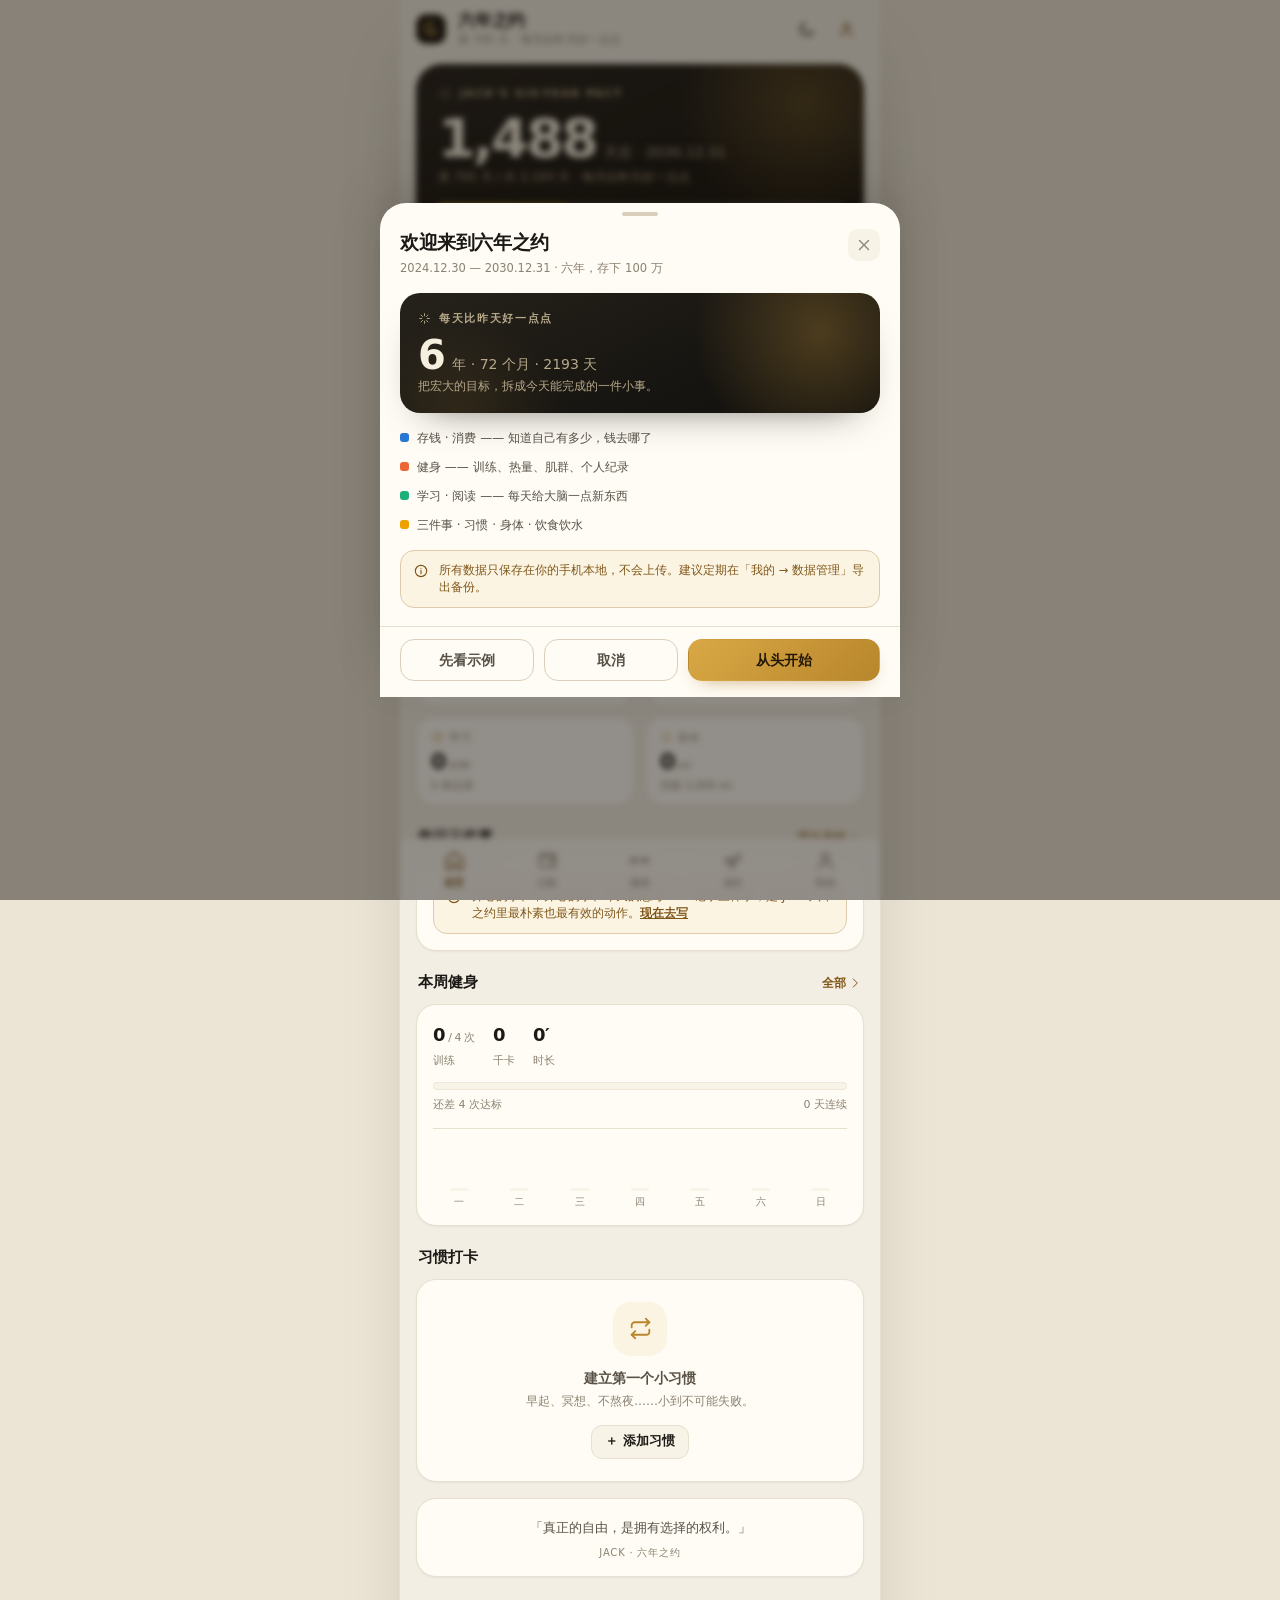
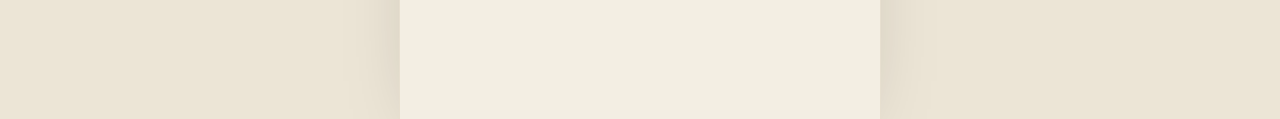
<file: index.html>
<!doctype html>
<html lang="zh-CN" data-theme="light">
<head>
<meta charset="utf-8">
<meta name="viewport" content="width=device-width, initial-scale=1, viewport-fit=cover, maximum-scale=1">
<meta name="theme-color" content="#F3EEE3" id="theme-color">
<meta name="description" content="Jack 六年之约 · 存钱、消费、健身、学习、阅读、习惯，每天比昨天好一点点。">
<meta name="apple-mobile-web-app-capable" content="yes">
<meta name="apple-mobile-web-app-status-bar-style" content="default">
<meta name="apple-mobile-web-app-title" content="六年之约">
<title>六年之约 · Jack</title>
<link rel="manifest" href="manifest.webmanifest">
<link rel="icon" href="assets/icon.svg" type="image/svg+xml">
<link rel="apple-touch-icon" href="assets/icon-180.png">
<link rel="stylesheet" href="assets/style.css?v=10">
</head>
<body>
  <div id="phone">
    <header id="topbar" class="topbar"></header>
    <main id="view" class="view" tabindex="-1"></main>
    <nav id="tabbar" class="tabbar" aria-label="主导航"></nav>
    <button class="voice-fab" data-act="voice" aria-label="语音记一笔">
      <svg viewBox="0 0 24 24" width="20" height="20" fill="none" stroke="currentColor" stroke-width="1.8" stroke-linecap="round" stroke-linejoin="round" aria-hidden="true"><rect x="9" y="3" width="6" height="11" rx="3"/><path d="M5.5 11.5a6.5 6.5 0 0 0 13 0M12 18v3M9 21h6"/></svg>
      <span>语音记一笔</span>
    </button>
  </div>

  <div id="sheet-root"></div>
  <div id="tip" class="tip" role="status" hidden></div>
  <div id="toast" class="toast" role="status" aria-live="polite"></div>

  <script src="assets/app.js?v=10"></script>
</body>
</html>
</file>
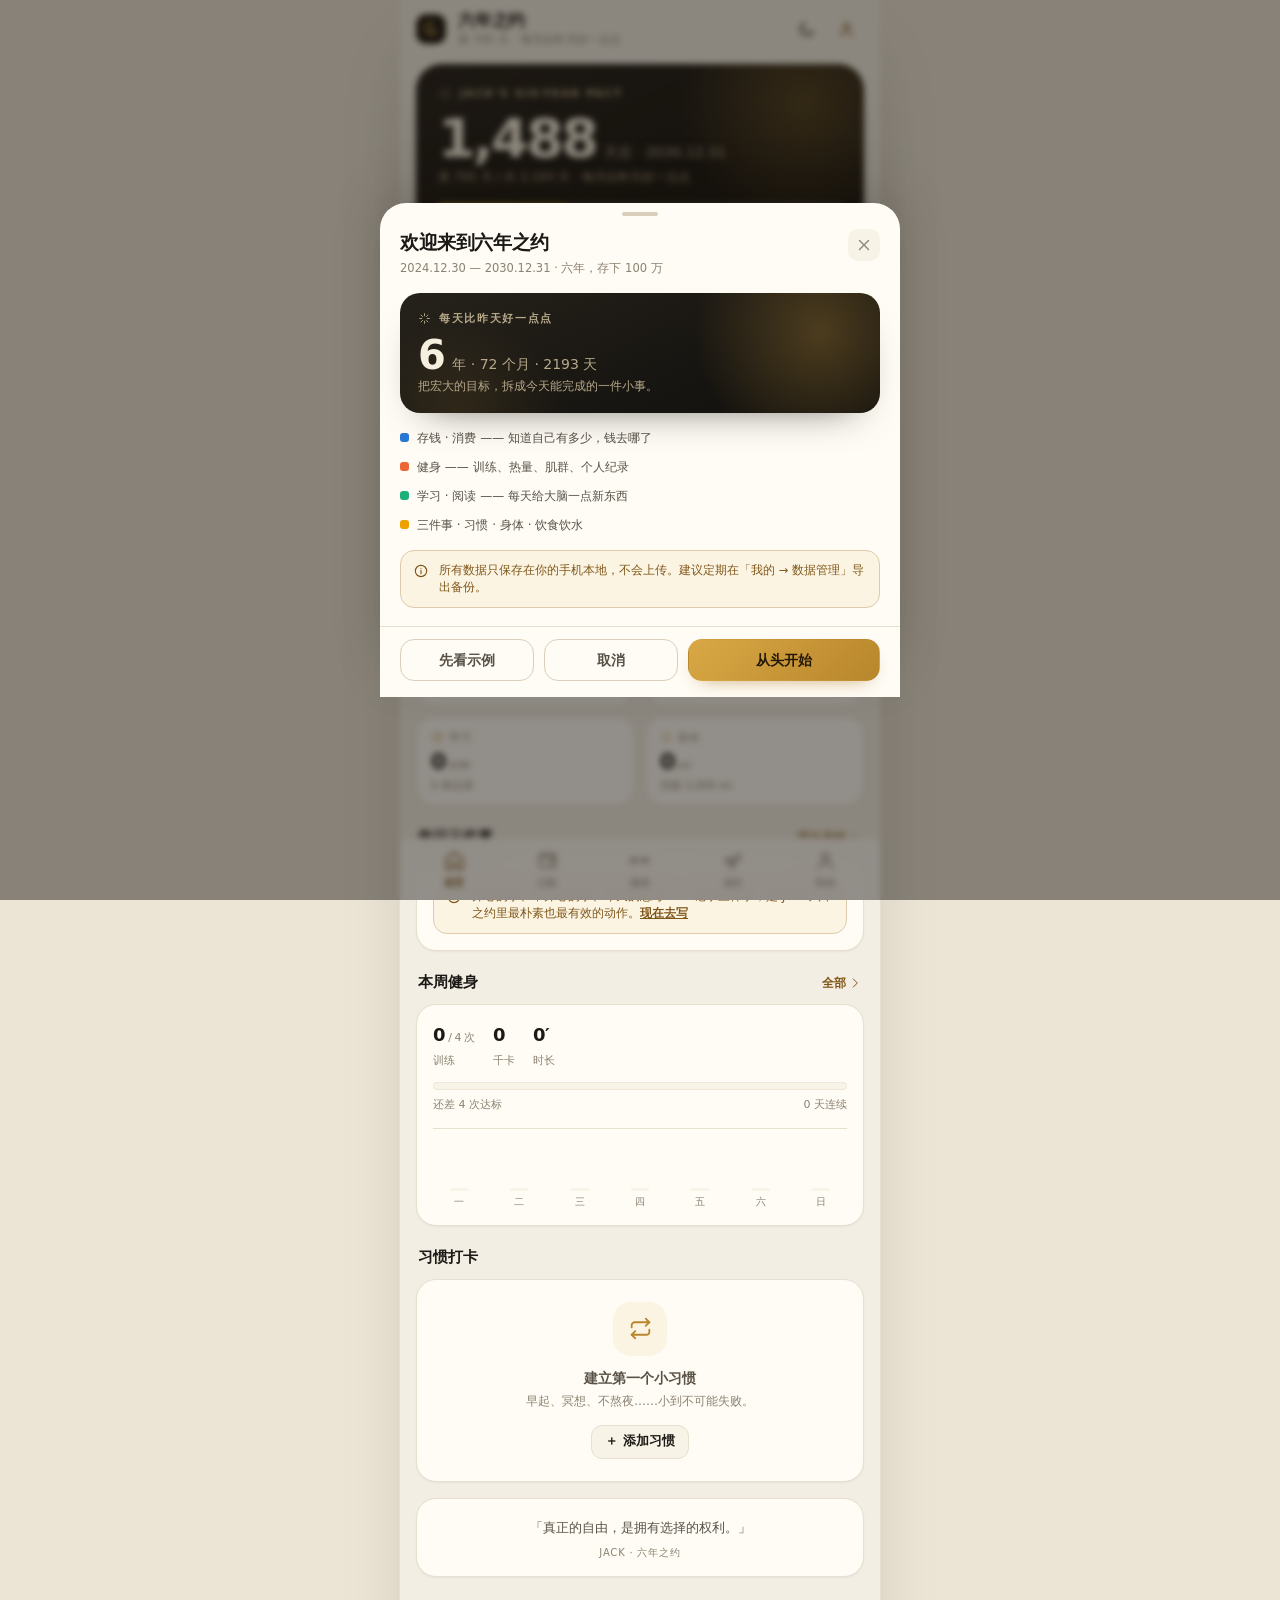
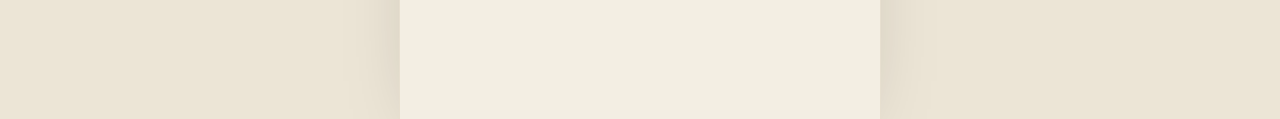
<file: 六年之约.html>
<!doctype html>
<html lang="zh-CN" data-theme="light">
<head>
<meta charset="utf-8">
<meta name="viewport" content="width=device-width, initial-scale=1, viewport-fit=cover, maximum-scale=1">
<meta name="theme-color" content="#F3EEE3" id="theme-color">
<meta name="description" content="Jack 六年之约 · 存钱、消费、健身、学习、阅读、习惯，每天比昨天好一点点。">
<meta name="apple-mobile-web-app-capable" content="yes">
<meta name="apple-mobile-web-app-status-bar-style" content="default">
<meta name="apple-mobile-web-app-title" content="六年之约">
<title>六年之约 · Jack</title>

<link rel="icon" href="[data-uri]">
<link rel="apple-touch-icon" href="[data-uri]">
<style>
/* ============================================================
   六年之约 · Jack — mobile PWA
   Warm paper + gold. Light & dark are each selected, not flipped.
   ============================================================ */

:root {
  color-scheme: light;
  --bg: #f3eee3;
  --bg-2: #ece5d6;
  --card: #fffcf6;
  --card-2: #f8f3e7;
  --ink: #1b1915;
  --ink-2: #585146;
  --muted: #8b8271;
  --line: #e7dfcf;
  --line-2: #d9cfbb;
  --gold: #b8862b;
  --gold-2: #d5a845;
  --gold-ink: #80571a;
  --gold-soft: #f4e6c4;
  --gold-wash: #fbf4e2;
  --gold-grad: linear-gradient(135deg, #d9a845 0%, #b8862b 100%);
  --good: #006300;
  --good-wash: #e8f2e6;
  --critical: #b5483e;
  --critical-wash: #f8e9e6;
  --info: #2a78d6;
  --shadow: 0 1px 2px rgba(48, 38, 18, .04), 0 10px 28px -16px rgba(48, 38, 18, .22);
  --shadow-sm: 0 1px 2px rgba(48, 38, 18, .05);
  --hero-bg: linear-gradient(155deg, #26221b 0%, #171511 62%, #12100d 100%);
  --hero-ink: #f6efdf;
  --hero-muted: #b7a98a;
  --track: rgba(255, 255, 255, .13);
  --chart-grid: #e7dfcf;
  --chart-axis: #b9ae98;
  --tooltip-bg: #1b1915;
  --tooltip-ink: #fffcf6;
  --series-1: #2a78d6;
  --series-2: #eb6834;
  --series-3: #1baf7a;
  --series-4: #eda100;
  --series-5: #e87ba4;
  --series-6: #008300;
  --series-7: #6250d6;
  --series-8: #e34948;
  --series-other: #8b8271;
  --radius: 20px;
  --safe-t: env(safe-area-inset-top, 0px);
  --safe-b: env(safe-area-inset-bottom, 0px);
}

html[data-theme="dark"] {
  color-scheme: dark;
  --bg: #0e0d0c;
  --bg-2: #151412;
  --card: #181613;
  --card-2: #201d19;
  --ink: #f4efe5;
  --ink-2: #c7bfb0;
  --muted: #948b7b;
  --line: #2b2722;
  --line-2: #3a352e;
  --gold: #d9a441;
  --gold-2: #e9be63;
  --gold-ink: #e9be63;
  --gold-soft: #3a2d14;
  --gold-wash: #241d10;
  --good: #4caf50;
  --good-wash: #17271a;
  --critical: #e66767;
  --critical-wash: #2b1716;
  --info: #3987e5;
  --shadow: 0 1px 0 rgba(255, 255, 255, .03), 0 18px 40px -24px rgba(0, 0, 0, .8);
  --shadow-sm: 0 1px 0 rgba(255, 255, 255, .03);
  --hero-bg: linear-gradient(155deg, #262119 0%, #191612 60%, #12100d 100%);
  --hero-ink: #f6efdf;
  --hero-muted: #b7a98a;
  --track: rgba(255, 255, 255, .13);
  --chart-grid: #2b2722;
  --chart-axis: #6f675a;
  --tooltip-bg: #f4efe5;
  --tooltip-ink: #171410;
  --series-1: #3987e5;
  --series-2: #d95926;
  --series-3: #199e70;
  --series-4: #c98500;
  --series-5: #d55181;
  --series-6: #008300;
  --series-7: #9085e9;
  --series-8: #e66767;
  --series-other: #948b7b;
}

* { box-sizing: border-box; }
html, body { margin: 0; padding: 0; }
html { -webkit-text-size-adjust: 100%; }
body {
  background: var(--bg);
  color: var(--ink);
  font-family: -apple-system, BlinkMacSystemFont, system-ui, "Segoe UI", "PingFang SC", "Hiragino Sans GB", "Microsoft YaHei", sans-serif;
  font-size: 15px;
  line-height: 1.5;
  -webkit-font-smoothing: antialiased;
  -webkit-tap-highlight-color: transparent;
  overscroll-behavior-y: none;
}
button, input, select, textarea { font: inherit; color: inherit; }
button { cursor: pointer; border: 0; background: none; padding: 0; }
a { color: inherit; text-decoration: none; }
h1, h2, h3, h4, p { margin: 0; }
svg { display: block; }
:focus-visible { outline: 2px solid var(--gold); outline-offset: 2px; }

/* ---------- shell ---------- */
#phone {
  max-width: 480px;
  min-height: 100dvh;
  margin: 0 auto;
  position: relative;
  background: var(--bg);
}
@media (min-width: 560px) {
  body { background: var(--bg-2); }
  #phone {
    box-shadow: 0 0 0 1px var(--line), 0 30px 80px -40px rgba(30, 24, 12, .35);
  }
}
.view {
  padding: 4px 16px calc(96px + var(--safe-b));
  outline: none;
  animation: fadein .22s ease;
}
@keyframes fadein { from { opacity: .35; transform: translateY(4px); } to { opacity: 1; transform: none; } }
@media (prefers-reduced-motion: reduce) {
  .view { animation: none; }
  * { scroll-behavior: auto !important; }
}

/* ---------- top bar ---------- */
.topbar {
  position: sticky;
  top: 0;
  z-index: 40;
  padding: calc(10px + var(--safe-t)) 16px 10px;
  display: flex;
  align-items: center;
  gap: 12px;
  background: color-mix(in srgb, var(--bg) 82%, transparent);
  -webkit-backdrop-filter: saturate(140%) blur(14px);
  backdrop-filter: saturate(140%) blur(14px);
  border-bottom: 1px solid transparent;
  transition: border-color .2s;
}
.topbar.scrolled { border-bottom-color: var(--line); }
.tb-back {
  width: 34px; height: 34px; margin-left: -6px;
  display: grid; place-items: center;
  border-radius: 12px; color: var(--ink-2);
}
.tb-back:active { background: var(--card-2); }
.tb-title { flex: 1; min-width: 0; }
.tb-title h1 { font-size: 17px; font-weight: 650; letter-spacing: -.2px; line-height: 1.25; }
.tb-title p { font-size: 11px; color: var(--muted); letter-spacing: .02em; margin-top: 1px; }
.tb-mark {
  width: 30px; height: 30px; border-radius: 10px;
  background: #1b1915; display: grid; place-items: center;
  box-shadow: inset 0 0 0 1px rgba(217, 164, 65, .3);
}
.tb-mark svg { width: 20px; height: 20px; }
.tb-actions { display: flex; gap: 4px; }
.icon-btn {
  width: 36px; height: 36px; border-radius: 12px;
  display: grid; place-items: center; color: var(--ink-2);
  transition: background .15s, color .15s;
}
.icon-btn:active { background: var(--card-2); color: var(--ink); }
.icon-btn.accent { color: var(--gold-ink); }

/* ---------- tab bar ---------- */
.tabbar {
  position: fixed;
  z-index: 50;
  left: 50%; bottom: 0;
  transform: translateX(-50%);
  width: 100%; max-width: 480px;
  display: grid;
  grid-template-columns: repeat(5, 1fr);
  padding: 6px 8px calc(6px + var(--safe-b));
  background: color-mix(in srgb, var(--card) 88%, transparent);
  -webkit-backdrop-filter: saturate(150%) blur(18px);
  backdrop-filter: saturate(150%) blur(18px);
  border-top: 1px solid var(--line);
}
.tab {
  display: flex; flex-direction: column; align-items: center; gap: 3px;
  padding: 5px 0 4px; border-radius: 14px;
  color: var(--muted);
  font-size: 10px; letter-spacing: .02em;
  transition: color .15s;
}
.tab svg { width: 23px; height: 23px; }
.tab.active { color: var(--gold-ink); font-weight: 600; }
.tab:active { background: var(--gold-wash); }

/* ---------- voice capture ---------- */
.voice-fab {
  position: fixed; z-index: 45;
  right: max(16px, calc(50% - 240px + 16px));
  bottom: calc(80px + var(--safe-b));
  display: inline-flex; align-items: center; gap: 8px;
  height: 46px; padding: 0 17px 0 14px; border-radius: 999px;
  background: var(--hero-bg); color: var(--hero-ink);
  border: 1px solid rgba(217, 168, 69, .55);
  box-shadow: 0 12px 28px -12px rgba(20, 15, 5, .6);
  font-size: 13px; font-weight: 600; letter-spacing: .2px;
  transition: transform .15s, opacity .18s;
}
.voice-fab svg { color: #e9be63; flex: none; }
.voice-fab:active { transform: scale(.96); }
body.sheet-open .voice-fab { opacity: 0; pointer-events: none; }
.view { padding-bottom: calc(142px + var(--safe-b)); }

.voice-box { text-align: center; padding: 6px 0 2px; }
.voice-mic {
  display: inline-flex; flex-direction: column; align-items: center; justify-content: center; gap: 7px;
  width: 148px; height: 108px; border-radius: 26px;
  background: var(--gold-wash); color: var(--gold-ink);
  border: 1px solid var(--line-2);
  font-size: 12px; font-weight: 600;
  transition: background .18s, color .18s, transform .15s;
}
.voice-mic:active { transform: scale(.97); }
.voice-mic:disabled { opacity: .55; }
.voice-mic.on {
  background: var(--critical-wash); color: var(--critical);
  border-color: color-mix(in srgb, var(--critical) 35%, var(--line));
  animation: voicePulse 1.3s ease-in-out infinite;
}
@keyframes voicePulse {
  0%, 100% { box-shadow: 0 0 0 0 rgba(181, 72, 62, .22); }
  50% { box-shadow: 0 0 0 12px rgba(181, 72, 62, 0); }
}
.voice-alts { display: flex; flex-direction: column; align-items: stretch; gap: 6px; margin-top: 10px; }
.voice-alt {
  text-align: left; font-size: 12px; line-height: 1.45;
  padding: 8px 11px; border-radius: 12px;
  background: var(--card-2); border: 1px solid var(--line);
  color: var(--ink-2);
}
.voice-alt:active { background: var(--gold-wash); border-color: var(--gold-soft); }

/* ---------- page heads ---------- */
.page-head { display: flex; align-items: flex-end; justify-content: space-between; gap: 12px; padding: 10px 2px 14px; }
.page-head h2 { font-size: 24px; font-weight: 680; letter-spacing: -.6px; }
.page-head p { font-size: 12px; color: var(--muted); margin-top: 3px; }
.head-action { font-size: 13px; color: var(--gold-ink); font-weight: 600; white-space: nowrap; padding: 6px 0 2px; }

/* ---------- cards ---------- */
.card {
  background: var(--card);
  border: 1px solid var(--line);
  border-radius: var(--radius);
  box-shadow: var(--shadow-sm);
}
.card-pad { padding: 16px; }
.section { margin-top: 20px; }
.section-head { display: flex; align-items: baseline; justify-content: space-between; gap: 12px; margin: 0 2px 10px; }
.section-head h3 { font-size: 15px; font-weight: 650; letter-spacing: -.1px; }
.section-head .sub { font-size: 11px; color: var(--muted); }
.link { font-size: 12px; color: var(--gold-ink); font-weight: 600; display: inline-flex; align-items: center; gap: 2px; }
.link svg { width: 14px; height: 14px; }

/* ---------- hero ---------- */
.hero {
  position: relative;
  overflow: hidden;
  border-radius: 26px;
  padding: 22px 22px 20px;
  background: var(--hero-bg);
  color: var(--hero-ink);
  box-shadow: 0 18px 40px -26px rgba(20, 15, 5, .7);
}
.hero::before {
  content: "";
  position: absolute; right: -70px; top: -90px;
  width: 260px; height: 260px; border-radius: 50%;
  background: radial-gradient(circle, rgba(217, 164, 65, .28), transparent 68%);
  pointer-events: none;
}
.hero::after {
  content: "";
  position: absolute; left: -40px; bottom: -100px;
  width: 200px; height: 200px; border-radius: 50%;
  background: radial-gradient(circle, rgba(217, 164, 65, .10), transparent 70%);
  pointer-events: none;
}
.hero > * { position: relative; z-index: 1; }
.hero-eyebrow {
  display: flex; align-items: center; gap: 8px;
  font-size: 10.5px; letter-spacing: .16em; text-transform: uppercase;
  color: var(--hero-muted); font-weight: 600;
}
.hero-eyebrow .spark { width: 14px; height: 14px; color: var(--gold-2); }
.hero-big-row { display: flex; align-items: baseline; gap: 8px; margin: 10px 0 2px; }
.hero-big { font-size: 54px; font-weight: 620; letter-spacing: -2.5px; line-height: 1; font-variant-numeric: normal; }
.hero-big.sm { font-size: 40px; letter-spacing: -1.5px; }
.hero-unit { font-size: 14px; color: var(--hero-muted); font-weight: 500; }
.hero-caption { font-size: 12px; color: var(--hero-muted); }
.hero-meter { margin-top: 18px; }
.hero-meter .meter-track { background: var(--track); }
.hero-meter .meter-fill { background: var(--gold-grad); }
.hero-meter-labels { display: flex; justify-content: space-between; font-size: 10.5px; color: var(--hero-muted); margin-top: 7px; }
.hero-divider { height: 1px; background: rgba(255, 255, 255, .1); margin: 16px 0 14px; }
.hero-row { display: flex; align-items: center; gap: 12px; }
.hero-row .grow { flex: 1; min-width: 0; }
.hero-k { font-size: 10.5px; letter-spacing: .06em; color: var(--hero-muted); }
.hero-v { font-size: 18px; font-weight: 620; margin-top: 2px; letter-spacing: -.3px; }
.hero-v small { font-size: 11px; color: var(--hero-muted); font-weight: 500; margin-left: 3px; letter-spacing: 0; }
.hero-chip {
  font-size: 10.5px; padding: 5px 9px; border-radius: 99px;
  background: rgba(217, 164, 65, .16); color: var(--gold-2);
  border: 1px solid rgba(217, 164, 65, .24); white-space: nowrap;
}
.hero-pillars { display: flex; gap: 6px; flex-wrap: wrap; margin-top: 14px; }
.hero-pillar { font-size: 10px; color: var(--hero-muted); border: 1px solid rgba(255,255,255,.13); padding: 3px 8px; border-radius: 99px; }

/* ---------- meters / rings ---------- */
.meter-track {
  height: 8px; border-radius: 99px; background: var(--card-2);
  overflow: hidden; box-shadow: inset 0 0 0 1px color-mix(in srgb, var(--line) 55%, transparent);
}
.meter-fill { height: 100%; border-radius: 99px; background: var(--gold-grad); transition: width .5s cubic-bezier(.2,.8,.2,1); }
.meter-fill.good { background: linear-gradient(90deg, #4d7a3f, #5f8f4c); }
.meter-fill.critical { background: linear-gradient(90deg, #c06a5d, #b5483e); }
.meter-row { display: flex; justify-content: space-between; font-size: 11px; color: var(--muted); margin-top: 7px; }
.ring {
  --p: 0;
  width: 122px; height: 122px; border-radius: 50%;
  background: conic-gradient(var(--ring-color, var(--gold)) calc(var(--p) * 1%), var(--card-2) 0);
  display: grid; place-items: center; position: relative;
  box-shadow: inset 0 0 0 1px var(--line);
}
.ring::after {
  content: ""; position: absolute; inset: 11px; border-radius: 50%;
  background: var(--card);
  box-shadow: inset 0 0 0 1px var(--line);
}
.ring-inner { position: relative; z-index: 1; text-align: center; }
.ring-inner b { display: block; font-size: 23px; font-weight: 650; letter-spacing: -.8px; }
.ring-inner span { font-size: 10px; color: var(--muted); }
.ring.sm { width: 82px; height: 82px; }
.ring.sm::after { inset: 8px; }
.ring.sm .ring-inner b { font-size: 16px; }

/* ---------- stat tiles ---------- */
.stat-grid { display: grid; grid-template-columns: 1fr 1fr; gap: 10px; }
.stat-grid.t4 { grid-template-columns: 1fr 1fr; }
.stat-grid.g5 { grid-template-columns: repeat(2, 1fr); }
.stat {
  background: var(--card); border: 1px solid var(--line); border-radius: 18px;
  padding: 13px 14px 12px; box-shadow: var(--shadow-sm);
  display: flex; flex-direction: column; gap: 2px; min-width: 0;
}
.stat-label { font-size: 11px; color: var(--muted); display: flex; align-items: center; gap: 5px; }
.stat-label svg { width: 13px; height: 13px; color: var(--gold); }
.stat-value { font-size: 22px; font-weight: 650; letter-spacing: -.6px; line-height: 1.25; }
.stat-value small { font-size: 11px; font-weight: 500; color: var(--muted); margin-left: 2px; letter-spacing: 0; }
.stat-foot { font-size: 10.5px; color: var(--muted); }
.stat-foot.up { color: var(--good); }
.stat-foot.down { color: var(--critical); }
.stat.tint { background: var(--gold-wash); border-color: color-mix(in srgb, var(--gold) 22%, var(--line)); }
.stat.tint .stat-value { color: var(--gold-ink); }

/* ---------- quick actions ---------- */
.quick-grid { display: grid; grid-template-columns: repeat(4, 1fr); gap: 6px; }
.quick { display: flex; flex-direction: column; align-items: center; gap: 7px; padding: 8px 2px; border-radius: 16px; color: var(--ink-2); }
.quick:active { background: var(--card-2); }
.quick-ic {
  width: 46px; height: 46px; border-radius: 16px;
  background: var(--card); border: 1px solid var(--line);
  display: grid; place-items: center; color: var(--gold-ink);
  box-shadow: var(--shadow-sm);
}
.quick-ic svg { width: 21px; height: 21px; }
.quick span { font-size: 10.5px; }

/* ---------- lists ---------- */
.list { display: flex; flex-direction: column; }
.list > * + * { border-top: 1px solid var(--line); }
.row { display: flex; align-items: center; gap: 12px; padding: 12px 14px; background: none; text-align: left; width: 100%; }
.row-main { flex: 1; min-width: 0; }
.row-title { font-size: 14px; font-weight: 560; display: flex; align-items: center; gap: 7px; }
.row-sub { font-size: 11px; color: var(--muted); margin-top: 2px; overflow: hidden; text-overflow: ellipsis; white-space: nowrap; }
.row-amt { font-size: 15px; font-weight: 650; font-variant-numeric: tabular-nums; white-space: nowrap; }
.row-amt.in { color: var(--good); }
.row-amt.out { color: var(--ink); }
.row-side { font-size: 11px; color: var(--muted); white-space: nowrap; text-align: right; }
.row-ic {
  width: 38px; height: 38px; border-radius: 12px; flex: none;
  display: grid; place-items: center;
  background: var(--card-2); color: var(--ink-2);
  font-size: 17px;
}
.row-ic.gold { background: var(--gold-wash); color: var(--gold-ink); }
.row-del {
  width: 30px; height: 30px; flex: none; border-radius: 9px;
  display: grid; place-items: center; color: var(--muted); opacity: .65;
}
.row-del:active { background: var(--critical-wash); color: var(--critical); }
.row-del svg { width: 15px; height: 15px; }
.row-chev { color: var(--muted); width: 16px; height: 16px; flex: none; }
.row-actions { display: flex; align-items: center; gap: 2px; }
.date-group-title {
  font-size: 11px; color: var(--muted); letter-spacing: .04em;
  padding: 14px 2px 6px; font-weight: 600;
}
.day-total { float: right; font-weight: 500; color: var(--muted); font-variant-numeric: tabular-nums; }

/* ---------- empty ---------- */
.empty { text-align: center; padding: 34px 20px 30px; color: var(--muted); }
.empty-ic {
  width: 54px; height: 54px; margin: 0 auto 12px; border-radius: 18px;
  background: var(--gold-wash); color: var(--gold); display: grid; place-items: center;
}
.empty-ic svg { width: 25px; height: 25px; }
.empty b { display: block; color: var(--ink-2); font-size: 14px; font-weight: 600; margin-bottom: 3px; }
.empty p { font-size: 12px; line-height: 1.6; }
.empty .btn { margin-top: 14px; }
.empty.sm { padding: 22px 16px; }

/* ---------- buttons ---------- */
.btn {
  display: inline-flex; align-items: center; justify-content: center; gap: 6px;
  min-height: 42px; padding: 0 18px; border-radius: 14px;
  font-size: 14px; font-weight: 600; letter-spacing: .01em;
  background: var(--card-2); color: var(--ink);
  border: 1px solid var(--line);
  transition: transform .1s, filter .15s;
}
.btn:active { transform: scale(.985); }
.btn svg { width: 17px; height: 17px; }
.btn-primary {
  background: var(--gold-grad); color: #241806; border-color: transparent;
  box-shadow: 0 8px 20px -12px rgba(160, 115, 30, .8);
}
.btn-primary:active { filter: brightness(.97); }
.btn-ghost { background: transparent; border-color: var(--line-2); color: var(--ink-2); }
.btn-danger { background: var(--critical-wash); color: var(--critical); border-color: color-mix(in srgb, var(--critical) 20%, var(--line)); }
.btn-block { width: 100%; }
.btn-sm { min-height: 34px; padding: 0 13px; font-size: 12.5px; border-radius: 11px; }
.btn-row { display: flex; gap: 10px; }
.btn-row > * { flex: 1; }
.btn-quiet { background: none; border: 0; color: var(--muted); font-size: 12px; padding: 6px; }

/* ---------- segmented ---------- */
.seg {
  display: flex; gap: 3px; padding: 4px;
  background: var(--card-2); border: 1px solid var(--line);
  border-radius: 14px;
}
.seg button {
  flex: 1; min-height: 34px; border-radius: 10px;
  font-size: 13px; color: var(--muted); font-weight: 550;
  transition: background .15s, color .15s, box-shadow .15s;
}
.seg button.on {
  background: var(--card); color: var(--ink); font-weight: 650;
  box-shadow: 0 1px 3px rgba(40, 30, 10, .12);
}
.seg.gold button.on { background: var(--gold-grad); color: #241806; box-shadow: none; }
.seg.tabs { background: transparent; border: 0; padding: 0 0 2px; gap: 18px; border-radius: 0; border-bottom: 1px solid var(--line); }
.seg.tabs button { flex: none; min-height: 36px; padding: 0 2px; border-radius: 0; position: relative; font-size: 14px; }
.seg.tabs button.on { background: none; box-shadow: none; color: var(--ink); }
.seg.tabs button.on::after {
  content: ""; position: absolute; left: 0; right: 0; bottom: -1px; height: 2px;
  background: var(--gold); border-radius: 2px;
}

/* ---------- chips ---------- */
.chips { display: flex; flex-wrap: wrap; gap: 7px; }
.chip {
  position: relative; display: inline-flex; align-items: center; gap: 5px;
  min-height: 34px; padding: 0 12px; border-radius: 99px;
  border: 1px solid var(--line); background: var(--card-2);
  font-size: 12.5px; color: var(--ink-2); user-select: none;
  transition: border-color .15s, background .15s, color .15s;
}
.chip input { position: absolute; opacity: 0; pointer-events: none; width: 1px; height: 1px; }
.chip:has(input:checked), .chip.on {
  background: var(--gold-wash); border-color: var(--gold);
  color: var(--gold-ink); font-weight: 600;
}
.chip:active { transform: scale(.98); }
.chip .swatch { width: 7px; height: 7px; border-radius: 50%; background: currentColor; opacity: .8; }
.chip.mini { min-height: 28px; padding: 0 10px; font-size: 11.5px; }

.tag {
  display: inline-flex; align-items: center; gap: 4px;
  font-size: 10.5px; padding: 2px 7px; border-radius: 6px;
  background: var(--card-2); color: var(--muted); white-space: nowrap;
}
.tag.gold { background: var(--gold-wash); color: var(--gold-ink); }
.tag.good { background: var(--good-wash); color: var(--good); }
.tag.critical { background: var(--critical-wash); color: var(--critical); }

/* ---------- forms ---------- */
.field { margin-bottom: 14px; }
.field > label, .field-label { display: block; font-size: 12px; color: var(--ink-2); font-weight: 600; margin-bottom: 6px; letter-spacing: .01em; }
.field .hint { font-size: 11px; color: var(--muted); margin-top: 5px; line-height: 1.5; }
.field-grid { display: grid; grid-template-columns: 1fr 1fr; gap: 10px; }
.field-grid-3 { display: grid; grid-template-columns: repeat(3, 1fr); gap: 8px; }
.input {
  width: 100%; min-height: 44px; padding: 10px 12px;
  background: var(--card-2); border: 1px solid var(--line);
  border-radius: 12px; color: var(--ink); font-size: 16px;
  transition: border-color .15s, box-shadow .15s;
  appearance: none;
}
textarea.input { min-height: 84px; resize: vertical; line-height: 1.6; font-size: 15px; }
.input::placeholder { color: var(--muted); opacity: .7; }
.input:focus { outline: none; border-color: var(--gold); box-shadow: 0 0 0 3px color-mix(in srgb, var(--gold) 16%, transparent); }
select.input {
  background-image: linear-gradient(45deg, transparent 50%, var(--muted) 50%), linear-gradient(135deg, var(--muted) 50%, transparent 50%);
  background-position: calc(100% - 16px) 19px, calc(100% - 11px) 19px;
  background-size: 5px 5px, 5px 5px; background-repeat: no-repeat;
  padding-right: 32px;
}
input[type="date"].input { min-height: 44px; }
input[type="range"] { width: 100%; accent-color: var(--gold); }
.range-row { display: flex; align-items: center; gap: 12px; }
.range-row output { min-width: 34px; text-align: right; font-weight: 650; color: var(--gold-ink); font-variant-numeric: tabular-nums; }
.money-input { position: relative; }
.money-input .cur { position: absolute; left: 13px; top: 50%; transform: translateY(-50%); color: var(--muted); font-weight: 600; }
.money-input .input { padding-left: 30px; font-size: 20px; font-weight: 620; letter-spacing: -.3px; }
.form-note { font-size: 11px; color: var(--muted); line-height: 1.6; margin-top: 2px; }
.watch-steps { margin: 8px 0 0; padding-left: 18px; font-size: 12px; color: var(--muted); line-height: 1.85; }
.watch-steps li + li { margin-top: 2px; }
.watch-steps b { color: var(--ink); font-weight: 560; }

/* exercise rows */
.ex-list { display: flex; flex-direction: column; gap: 8px; }
.ex-row { display: grid; grid-template-columns: 1.5fr .62fr .62fr .8fr 28px; gap: 6px; align-items: center; }
.ex-row .input { min-height: 40px; padding: 7px 8px; font-size: 14px; text-align: center; }
.ex-row .input.ex-name { text-align: left; font-size: 13px; }
.ex-row .row-del { width: 26px; height: 34px; }
.ex-head { display: grid; grid-template-columns: 1.5fr .62fr .62fr .8fr 28px; gap: 6px; font-size: 10px; color: var(--muted); padding: 0 2px 4px; text-align: center; }
.ex-head span:first-child, .ex-head span:last-child { text-align: left; }
.ex-add { margin-top: 9px; }
.calc-note {
  display: flex; align-items: center; gap: 8px;
  background: var(--gold-wash); border: 1px solid color-mix(in srgb, var(--gold) 24%, var(--line));
  color: var(--gold-ink); border-radius: 12px; padding: 10px 12px;
  font-size: 12px; line-height: 1.5;
}
.calc-note b { font-variant-numeric: tabular-nums; }

/* ---------- charts ---------- */
.chart-card { padding: 16px 12px 12px; }
.chart-head { display: flex; align-items: center; justify-content: space-between; gap: 10px; padding: 0 4px 8px; }
.chart-head .t { font-size: 13px; font-weight: 650; }
.chart-head .s { font-size: 10.5px; color: var(--muted); }
.chart { width: 100%; height: auto; overflow: visible; }
.chart text { font-family: inherit; }
.chart .grid { stroke: var(--chart-grid); stroke-width: 1; }
.chart .axis-label { fill: var(--chart-axis); font-size: 9.5px; }
.chart .bar { transition: opacity .15s; }
.chart .bar-hit { fill: transparent; cursor: pointer; }
.chart .bar-hit:active { fill: color-mix(in srgb, var(--gold) 8%, transparent); }
.chart .value-label { fill: var(--ink-2); font-size: 10px; font-weight: 600; }
.chart .line-path { fill: none; stroke-width: 2; stroke-linejoin: round; stroke-linecap: round; }
.chart .end-label { fill: var(--ink); font-size: 10.5px; font-weight: 650; }
.chart .dot { stroke: var(--card); stroke-width: 2; }
.chart .empty-chart { fill: var(--muted); font-size: 11px; }
.chart-table-toggle { font-size: 10.5px; color: var(--muted); }

.legend { display: flex; flex-direction: column; gap: 9px; }
.legend-item { display: flex; align-items: center; gap: 8px; font-size: 12px; }
.legend-dot { width: 9px; height: 9px; border-radius: 3px; flex: none; }
.legend-name { flex: 1; min-width: 0; color: var(--ink-2); overflow: hidden; text-overflow: ellipsis; white-space: nowrap; }
.legend-val { color: var(--muted); font-variant-numeric: tabular-nums; }
.legend-pct { width: 38px; text-align: right; color: var(--ink-2); font-variant-numeric: tabular-nums; font-weight: 600; }
.donut-wrap { display: flex; align-items: center; gap: 16px; }
.donut-wrap .legend { flex: 1; }
.donut-holder { position: relative; flex: none; }
.donut-center { position: absolute; inset: 0; display: grid; place-items: center; text-align: center; }
.donut-center b { display: block; font-size: 17px; font-weight: 650; letter-spacing: -.4px; }
.donut-center span { font-size: 10px; color: var(--muted); }

/* heatmap */
.heatmap { display: flex; gap: 3px; overflow-x: auto; padding: 2px 0 4px; scrollbar-width: none; }
.heatmap::-webkit-scrollbar { display: none; }
.hm-week { display: flex; flex-direction: column; gap: 3px; flex: none; }
.hm-cell { width: 11px; height: 11px; border-radius: 3px; background: var(--card-2); box-shadow: inset 0 0 0 1px color-mix(in srgb, var(--line) 60%, transparent); }
.hm-cell.l1 { background: color-mix(in srgb, var(--gold) 22%, var(--card)); }
.hm-cell.l2 { background: color-mix(in srgb, var(--gold) 45%, var(--card)); }
.hm-cell.l3 { background: color-mix(in srgb, var(--gold) 70%, var(--card)); }
.hm-cell.l4 { background: var(--gold); }
.hm-cell.future { opacity: 0; }
.hm-legend { display: flex; align-items: center; gap: 5px; justify-content: flex-end; font-size: 10px; color: var(--muted); margin-top: 5px; }
.hm-legend .hm-cell { width: 9px; height: 9px; }
.hm-days { display: flex; flex-direction: column; gap: 3px; margin-right: 2px; padding-top: 0; }
.hm-days span { height: 11px; font-size: 8px; line-height: 11px; color: var(--muted); }

/* pr cards */
.pr-scroll { display: flex; gap: 9px; overflow-x: auto; padding: 2px 2px 6px; scrollbar-width: none; }
.pr-scroll::-webkit-scrollbar { display: none; }
.pr-card {
  flex: none; min-width: 132px; background: var(--card); border: 1px solid var(--line);
  border-radius: 16px; padding: 12px 13px; box-shadow: var(--shadow-sm);
}
.pr-card .name { font-size: 11.5px; color: var(--muted); }
.pr-card .val { font-size: 20px; font-weight: 650; letter-spacing: -.5px; margin-top: 4px; }
.pr-card .val small { font-size: 10px; color: var(--muted); font-weight: 500; margin-left: 2px; }
.pr-card .when { font-size: 9.5px; color: var(--muted); margin-top: 2px; }

/* distribution bars */
.dist { display: flex; flex-direction: column; gap: 9px; }
.dist-row { display: grid; grid-template-columns: 46px 1fr 34px; align-items: center; gap: 9px; font-size: 11.5px; }
.dist-name { color: var(--ink-2); }
.dist-track { height: 8px; border-radius: 99px; background: var(--card-2); overflow: hidden; }
.dist-fill { height: 100%; border-radius: 99px; background: var(--gold); }
.dist-val { text-align: right; color: var(--muted); font-variant-numeric: tabular-nums; }

/* ---------- fitness ---------- */
.workout-card { padding: 14px; }
.wk-top { display: flex; align-items: flex-start; gap: 11px; }
.wk-ic { width: 42px; height: 42px; border-radius: 14px; background: var(--gold-wash); display: grid; place-items: center; font-size: 20px; flex: none; }
.wk-main { flex: 1; min-width: 0; }
.wk-name { font-size: 14.5px; font-weight: 650; display: flex; align-items: center; gap: 7px; flex-wrap: wrap; }
.wk-meta { font-size: 11px; color: var(--muted); margin-top: 3px; display: flex; flex-wrap: wrap; gap: 3px 9px; }
.wk-kcal { font-size: 17px; font-weight: 680; color: var(--gold-ink); letter-spacing: -.4px; white-space: nowrap; }
.wk-kcal small { font-size: 9.5px; font-weight: 500; color: var(--muted); margin-left: 2px; letter-spacing: 0; }
.wk-tags { display: flex; flex-wrap: wrap; gap: 5px; margin-top: 9px; }
.wk-ex { margin-top: 10px; border-top: 1px dashed var(--line); padding-top: 9px; display: flex; flex-direction: column; gap: 4px; }
.wk-ex-line { display: flex; justify-content: space-between; gap: 10px; font-size: 11.5px; color: var(--ink-2); }
.wk-ex-line .vol { color: var(--muted); font-variant-numeric: tabular-nums; }
.wk-note { margin-top: 9px; font-size: 11.5px; color: var(--ink-2); background: var(--card-2); border-radius: 10px; padding: 8px 10px; line-height: 1.55; }
.wk-foot { display: flex; align-items: center; justify-content: space-between; margin-top: 10px; font-size: 10.5px; color: var(--muted); }

/* ---------- misc ---------- */
.divider { height: 1px; background: var(--line); margin: 14px 0; }
.spacer-8 { height: 8px; }
.spacer-16 { height: 16px; }
.muted { color: var(--muted); }
.small { font-size: 11.5px; }
.center { text-align: center; }
.mt8 { margin-top: 8px; }
.mt12 { margin-top: 12px; }
.mt16 { margin-top: 16px; }
.pad { padding: 16px; }
.nowrap { white-space: nowrap; }
.flex { display: flex; align-items: center; gap: 10px; }
.flex .grow { flex: 1; min-width: 0; }
.stat-inline { display: flex; gap: 18px; }
.stat-inline > div b { display: block; font-size: 18px; font-weight: 650; letter-spacing: -.4px; }
.stat-inline > div span { font-size: 10.5px; color: var(--muted); }

.notice {
  display: flex; gap: 10px; align-items: flex-start;
  padding: 11px 12px; border-radius: 14px;
  background: var(--gold-wash); border: 1px solid color-mix(in srgb, var(--gold) 22%, var(--line));
  color: var(--gold-ink); font-size: 11.5px; line-height: 1.5;
}
.notice svg { width: 16px; height: 16px; flex: none; margin-top: 1px; }
.notice button { text-decoration: underline; font-weight: 600; color: inherit; }
.notice.plain { background: var(--card-2); border-color: var(--line); color: var(--ink-2); }

/* daily prompts */
.prompt { margin-bottom: 12px; }
.prompt-label { display: flex; align-items: center; gap: 7px; font-size: 12.5px; font-weight: 650; margin-bottom: 6px; }
.prompt-ic { width: 22px; height: 22px; border-radius: 7px; display: grid; place-items: center; font-size: 11px; background: var(--gold-wash); color: var(--gold-ink); }
.prompt.p-sad .prompt-ic { background: var(--critical-wash); color: var(--critical); }
.prompt.p-think .prompt-ic { background: var(--good-wash); color: var(--good); }
.prompt textarea.input { min-height: 62px; }

/* habit */
.habit-row { display: flex; align-items: center; gap: 12px; padding: 12px 14px; }
.habit-check {
  width: 30px; height: 30px; border-radius: 50%; flex: none;
  border: 1.5px solid var(--line-2); background: var(--card);
  display: grid; place-items: center; color: transparent;
  transition: background .15s, border-color .15s, color .15s;
}
.habit-check svg { width: 16px; height: 16px; }
.habit-check.on { background: var(--gold-grad); border-color: transparent; color: #241806; }
.habit-info { flex: 1; min-width: 0; }
.habit-name { font-size: 14px; font-weight: 560; display: flex; align-items: center; gap: 6px; }
.habit-name .emoji { font-size: 15px; }
.habit-sub { font-size: 10.5px; color: var(--muted); margin-top: 2px; }
.habit-dots { display: flex; gap: 3px; margin-top: 5px; }
.hdot { width: 6px; height: 6px; border-radius: 50%; background: var(--line-2); }
.hdot.on { background: var(--gold); }
.hdot.today { box-shadow: 0 0 0 1.5px var(--gold-wash), 0 0 0 2px var(--gold); }

/* water */
.water-row { display: flex; gap: 5px; flex-wrap: wrap; }
.glass-grid { display: flex; flex-wrap: wrap; gap: 4px; margin-top: 10px; }
.glass { width: 15px; height: 22px; border-radius: 3px 3px 6px 6px; background: var(--card-2); box-shadow: inset 0 0 0 1px var(--line); }
.glass.on { background: color-mix(in srgb, var(--info) 60%, var(--card)); box-shadow: none; }

/* meal */
.meal-block { padding: 12px 14px; }
.meal-head { display: flex; align-items: center; justify-content: space-between; font-size: 12px; color: var(--ink-2); font-weight: 650; }
.meal-head .kcal { color: var(--muted); font-weight: 500; font-size: 11px; font-variant-numeric: tabular-nums; }
.meal-items { margin-top: 7px; display: flex; flex-direction: column; gap: 4px; }
.meal-item { display: flex; align-items: center; gap: 8px; font-size: 12px; color: var(--ink-2); }
.meal-item .m-name { flex: 1; min-width: 0; }
.meal-item .v { flex: none; color: var(--muted); font-variant-numeric: tabular-nums; white-space: nowrap; }
.meal-item .row-del { width: 24px; height: 24px; opacity: .5; }

/* body */
.bmi-pill { display: inline-flex; align-items: baseline; gap: 5px; padding: 6px 12px; border-radius: 99px; background: var(--gold-wash); color: var(--gold-ink); font-weight: 650; }
.bmi-pill small { font-size: 10px; font-weight: 500; color: var(--muted); }

/* book cards */
.book-card { padding: 14px; }
.book-card .bk-title { font-size: 15px; font-weight: 650; letter-spacing: -.2px; }
.book-card .bk-sub { font-size: 10.5px; color: var(--muted); margin-top: 2px; }

/* setting rows */
.setting-row { display: flex; align-items: center; justify-content: space-between; gap: 12px; padding: 13px 14px; width: 100%; text-align: left; }
.setting-row .sr-main { flex: 1; min-width: 0; }
.setting-row .sr-title { font-size: 13.5px; font-weight: 550; }
.setting-row .sr-sub { font-size: 10.5px; color: var(--muted); margin-top: 1px; }
.setting-row .sr-val { font-size: 12.5px; color: var(--muted); }

/* profile */
.profile-card { display: flex; align-items: center; gap: 14px; padding: 18px; }
.avatar {
  width: 54px; height: 54px; border-radius: 18px; flex: none;
  background: var(--gold-grad); color: #241806;
  display: grid; place-items: center; font-size: 22px; font-weight: 700;
  letter-spacing: -.5px;
}
.profile-name { font-size: 18px; font-weight: 650; letter-spacing: -.3px; }
.profile-sub { font-size: 11px; color: var(--muted); margin-top: 2px; }

/* quote */
.quote { padding: 18px 18px 16px; text-align: center; }
.quote p { font-size: 13px; color: var(--ink-2); line-height: 1.7; }
.quote span { display: block; font-size: 10px; color: var(--muted); margin-top: 6px; letter-spacing: .08em; }

/* ---------- sheet ---------- */
body.sheet-open { overflow: hidden; }
.sheet-overlay {
  position: fixed; inset: 0; z-index: 100;
  background: rgba(18, 15, 10, .46);
  -webkit-backdrop-filter: blur(3px); backdrop-filter: blur(3px);
  display: flex; align-items: flex-end; justify-content: center;
  animation: overlayIn .2s ease;
}
@keyframes overlayIn { from { opacity: 0; } to { opacity: 1; } }
.sheet {
  width: 100%; max-width: 520px; max-height: 91dvh;
  background: var(--card); border-radius: 26px 26px 0 0;
  display: flex; flex-direction: column;
  box-shadow: 0 -20px 60px -20px rgba(20, 15, 5, .35);
  animation: sheetIn .26s cubic-bezier(.2, .9, .25, 1);
  padding-bottom: var(--safe-b);
}
@keyframes sheetIn { from { transform: translateY(24px); opacity: .6; } to { transform: none; opacity: 1; } }
@media (min-width: 560px) {
  .sheet-overlay { align-items: center; padding: 20px; }
  .sheet { border-radius: 26px; max-height: 86dvh; padding-bottom: 0; }
}
.sheet-grab { width: 36px; height: 4px; border-radius: 99px; background: var(--line-2); margin: 9px auto 2px; flex: none; }
.sheet-head { display: flex; align-items: flex-start; gap: 12px; padding: 10px 20px 10px; flex: none; }
.sheet-head h2 { font-size: 19px; font-weight: 680; letter-spacing: -.4px; }
.sheet-head p { font-size: 11.5px; color: var(--muted); margin-top: 3px; }
.sheet-close {
  width: 32px; height: 32px; border-radius: 10px; margin-top: 1px;
  display: grid; place-items: center; color: var(--muted); flex: none;
  background: var(--card-2);
}
.sheet-form { display: flex; flex-direction: column; min-height: 0; flex: 1; }
.sheet-body { padding: 6px 20px 18px; overflow-y: auto; -webkit-overflow-scrolling: touch; flex: 1; }
.sheet-actions {
  display: flex; gap: 10px; padding: 12px 20px calc(14px + var(--safe-b));
  border-top: 1px solid var(--line); background: var(--card); flex: none;
}
@media (min-width: 560px) { .sheet-actions { padding-bottom: 16px; } }
.sheet-actions .btn { flex: 1; }
.sheet-actions .btn-primary { flex: 1.6; }

/* confirm dialog */
.dialog-overlay { z-index: 120; align-items: center; padding: 24px; }
.dialog {
  width: 100%; max-width: 340px; background: var(--card); border-radius: 22px;
  padding: 22px 20px 16px; box-shadow: 0 24px 70px -24px rgba(20, 15, 5, .5);
  animation: sheetIn .2s ease; text-align: center;
}
.dialog .d-ic { width: 48px; height: 48px; border-radius: 16px; background: var(--critical-wash); color: var(--critical); display: grid; place-items: center; margin: 0 auto 12px; }
.dialog h3 { font-size: 16px; font-weight: 650; }
.dialog p { font-size: 12px; color: var(--muted); line-height: 1.6; margin-top: 5px; }
.dialog .btn-row { margin-top: 18px; }

/* ---------- toast / tip ---------- */
.toast {
  position: fixed; left: 50%; bottom: calc(88px + var(--safe-b));
  transform: translate(-50%, 10px);
  z-index: 200; max-width: min(86vw, 380px);
  background: var(--tooltip-bg); color: var(--tooltip-ink);
  border-radius: 12px; padding: 10px 15px;
  font-size: 12.5px; line-height: 1.45; text-align: center;
  box-shadow: 0 10px 30px -10px rgba(0, 0, 0, .4);
  opacity: 0; pointer-events: none; transition: opacity .2s, transform .2s;
}
.toast.show { opacity: 1; transform: translate(-50%, 0); }
.tip {
  position: fixed; z-index: 210; pointer-events: none;
  background: var(--tooltip-bg); color: var(--tooltip-ink);
  font-size: 11px; padding: 6px 10px; border-radius: 8px;
  white-space: nowrap; transform: translate(-50%, -120%);
  box-shadow: 0 6px 18px -6px rgba(0, 0, 0, .4);
}
.tip[hidden] { display: none; }

/* ---------- print ---------- */
@media print {
  .tabbar, .topbar, .quick-grid { display: none; }
  .view { padding-bottom: 0; }
}

</style>
</head>
<body>
  <div id="phone">
    <header id="topbar" class="topbar"></header>
    <main id="view" class="view" tabindex="-1"></main>
    <nav id="tabbar" class="tabbar" aria-label="主导航"></nav>
    <button class="voice-fab" data-act="voice" aria-label="语音记一笔">
      <svg viewBox="0 0 24 24" width="20" height="20" fill="none" stroke="currentColor" stroke-width="1.8" stroke-linecap="round" stroke-linejoin="round" aria-hidden="true"><rect x="9" y="3" width="6" height="11" rx="3"/><path d="M5.5 11.5a6.5 6.5 0 0 0 13 0M12 18v3M9 21h6"/></svg>
      <span>语音记一笔</span>
    </button>
  </div>

  <div id="sheet-root"></div>
  <div id="tip" class="tip" role="status" hidden></div>
  <div id="toast" class="toast" role="status" aria-live="polite"></div>

  <script>
/* ============================================================
   六年之约 · Jack
   Vanilla JS, localStorage, no dependencies.
   ============================================================ */
'use strict';

/* ------------------------------ constants ------------------------------ */
const DB_KEY = 'jack6.v1';
const WEEKDAYS = ['日', '一', '二', '三', '四', '五', '六'];
const MONTHS_CN = ['一月', '二月', '三月', '四月', '五月', '六月', '七月', '八月', '九月', '十月', '十一月', '十二月'];

const EXPENSE_CATS = [
  { id: 'food', name: '餐饮', emoji: '🍜', color: 'var(--series-2)' },
  { id: 'traffic', name: '交通', emoji: '🚇', color: 'var(--series-1)' },
  { id: 'study', name: '学习', emoji: '📚', color: 'var(--series-3)' },
  { id: 'fun', name: '娱乐', emoji: '🎬', color: 'var(--series-4)' },
  { id: 'shop', name: '购物', emoji: '🛍️', color: 'var(--series-5)' },
  { id: 'other', name: '其他', emoji: '🧾', color: 'var(--series-6)' },
  { id: 'home', name: '居住', emoji: '🏠', color: 'var(--series-7)' },
  { id: 'health', name: '医疗', emoji: '💊', color: 'var(--series-8)' },
];
const catById = (id) => EXPENSE_CATS.find((c) => c.id === id) || EXPENSE_CATS[5];

const WORKOUT_TYPES = [
  { id: 'strength', name: '力量', emoji: '🏋️' },
  { id: 'cardio', name: '有氧', emoji: '🏃' },
  { id: 'hiit', name: 'HIIT', emoji: '🔥' },
  { id: 'ball', name: '球类', emoji: '🏀' },
  { id: 'mind', name: '身心', emoji: '🧘' },
  { id: 'outdoor', name: '户外', emoji: '🥾' },
  { id: 'other', name: '其他', emoji: '✨' },
];

const ACTIVITIES = [
  { id: 'strength', name: '力量训练', type: 'strength', met: 5.0 },
  { id: 'bodyweight', name: '自重训练', type: 'strength', met: 3.8 },
  { id: 'jog', name: '慢跑', type: 'cardio', met: 7.0, dist: true },
  { id: 'run', name: '跑步', type: 'cardio', met: 9.0, dist: true },
  { id: 'walk-fast', name: '快走', type: 'cardio', met: 4.3, dist: true },
  { id: 'walk', name: '散步', type: 'cardio', met: 3.0, dist: true },
  { id: 'cycle', name: '骑行', type: 'cardio', met: 7.5, dist: true },
  { id: 'swim', name: '游泳', type: 'cardio', met: 7.0, dist: true },
  { id: 'rope', name: '跳绳', type: 'cardio', met: 12.3 },
  { id: 'elliptical', name: '椭圆机', type: 'cardio', met: 5.0 },
  { id: 'rower', name: '划船机', type: 'cardio', met: 7.0 },
  { id: 'stair', name: '爬楼机', type: 'cardio', met: 8.8 },
  { id: 'spin', name: '动感单车', type: 'cardio', met: 8.5 },
  { id: 'aerobics', name: '有氧操', type: 'cardio', met: 6.5 },
  { id: 'hiit', name: 'HIIT 间歇', type: 'hiit', met: 8.0 },
  { id: 'tabata', name: 'Tabata', type: 'hiit', met: 9.0 },
  { id: 'basketball', name: '篮球', type: 'ball', met: 6.5 },
  { id: 'football', name: '足球', type: 'ball', met: 7.0 },
  { id: 'badminton', name: '羽毛球', type: 'ball', met: 5.5 },
  { id: 'pingpong', name: '乒乓球', type: 'ball', met: 4.0 },
  { id: 'tennis', name: '网球', type: 'ball', met: 7.3 },
  { id: 'yoga', name: '瑜伽', type: 'mind', met: 3.0 },
  { id: 'stretch', name: '拉伸', type: 'mind', met: 2.3 },
  { id: 'pilates', name: '普拉提', type: 'mind', met: 3.0 },
  { id: 'hike', name: '徒步', type: 'outdoor', met: 5.3, dist: true },
  { id: 'climb', name: '登山', type: 'outdoor', met: 6.0, dist: true },
  { id: 'ski', name: '滑雪', type: 'outdoor', met: 7.0 },
  { id: 'dance', name: '舞蹈', type: 'other', met: 5.0 },
  { id: 'fight', name: '格斗', type: 'other', met: 7.8 },
  { id: 'custom', name: '其他运动', type: 'other', met: 5.0 },
];
const actById = (id) => ACTIVITIES.find((a) => a.id === id) || ACTIVITIES[29];
const typeById = (id) => WORKOUT_TYPES.find((t) => t.id === id) || WORKOUT_TYPES[0];

const MUSCLES = ['胸', '背', '腿', '肩', '手臂', '核心', '臀', '全身'];
const EXERCISE_LIB = [
  '深蹲', '硬拉', '卧推', '哑铃卧推', '上斜卧推', '引体向上', '高位下拉', '杠铃划船',
  '坐姿划船', '肩推', '侧平举', '弯举', '三头下压', '腿举', '腿弯举', '腿屈伸',
  '提踵', '臀桥', '卷腹', '平板支撑', '俯卧撑', '双杠臂屈伸', '面拉', '农夫行走',
];
const MEAL_TYPES = [
  { id: 'breakfast', name: '早餐', emoji: '🌅' },
  { id: 'lunch', name: '午餐', emoji: '☀️' },
  { id: 'dinner', name: '晚餐', emoji: '🌙' },
  { id: 'snack', name: '加餐', emoji: '🍎' },
];
const SUBJECTS = ['英语', '编程', '专业', '通识', '写作', '阅读', '其他'];
const HABIT_EMOJIS = ['🌱', '🌅', '🧘', '💧', '📖', '🏃', '🌙', '✍️', '🎯', '🧠', '🚫', '🍎'];

const DEFAULT_SETTINGS = {
  nickname: 'Jack',
  targetAmount: 1000000,
  startDate: '2024-12-30',
  endDate: '2030-12-31',
  initialSavings: 0,
  monthlyBudget: 6000,
  height: 175,
  weight: 70,
  waterGoal: 2000,
  weeklyTraining: 4,
  theme: 'auto',
};

const QUOTES = [
  ['每天比昨天好一点点。', 'JACK · 六年之约'],
  ['你不需要很厉害才能开始，但你需要开始才会很厉害。', '六年之约'],
  ['把六年拆成 72 个月，再把今天过好。', 'JACK · 六年之约'],
  ['存钱、健身、学习、阅读，都是在给未来的自己投票。', '六年之约'],
  ['真正的自由，是拥有选择的权利。', 'JACK · 六年之约'],
  ['先完成，再完美。', '六年之约'],
  ['今天不想跑，所以才去跑。', '村上春树'],
];

/* ------------------------------ utilities ------------------------------ */
const pad2 = (n) => String(n).padStart(2, '0');
const uid = () => Date.now().toString(36) + Math.random().toString(36).slice(2, 7);
const clamp = (n, a, b) => Math.min(b, Math.max(a, n));
const sum = (arr, fn = (x) => x) => arr.reduce((a, b) => a + (Number(fn(b)) || 0), 0);

function iso(d = new Date()) {
  return d.getFullYear() + '-' + pad2(d.getMonth() + 1) + '-' + pad2(d.getDate());
}
function parseD(s) {
  const [y, m, d] = String(s).split('-').map(Number);
  return new Date(y, (m || 1) - 1, d || 1);
}
function addDays(s, n) {
  const d = parseD(s);
  d.setDate(d.getDate() + n);
  return iso(d);
}
function todayISO() { return iso(new Date()); }
function weekStart(s) {
  const d = parseD(s);
  const dow = (d.getDay() + 6) % 7;
  d.setDate(d.getDate() - dow);
  return iso(d);
}
function daysBetween(a, b) {
  return Math.round((parseD(b) - parseD(a)) / 86400000);
}
function monthKey(s) { return String(s).slice(0, 7); }
function daysInMonth(key) {
  const [y, m] = key.split('-').map(Number);
  return new Date(y, m, 0).getDate();
}
function monthLabel(key) {
  const [y, m] = key.split('-').map(Number);
  return y + '年' + m + '月';
}
function shiftMonth(key, n) {
  const [y, m] = key.split('-').map(Number);
  const d = new Date(y, m - 1 + n, 1);
  return d.getFullYear() + '-' + pad2(d.getMonth() + 1);
}
function fmtDate(s, withWeek = true) {
  const d = parseD(s);
  const base = (d.getMonth() + 1) + '月' + d.getDate() + '日';
  return withWeek ? base + ' 周' + WEEKDAYS[d.getDay()] : base;
}
function fmtDateShort(s) {
  const d = parseD(s);
  return (d.getMonth() + 1) + '/' + d.getDate();
}
function fmtDotDate(s) { return String(s || '').replace(/-/g, '.'); }
function relDay(s) {
  const diff = daysBetween(s, todayISO());
  if (diff === 0) return '今天';
  if (diff === 1) return '昨天';
  if (diff === 2) return '前天';
  return fmtDate(s, false);
}
function fmtNum(n, digits = 0) {
  return Number(n || 0).toLocaleString('zh-CN', { maximumFractionDigits: digits });
}
function fmtMoney(n, compact = false) {
  const v = Math.abs(Number(n) || 0);
  if (compact && v >= 10000) {
    const w = v / 10000;
    return '¥' + (w >= 100 ? w.toFixed(0) : w.toFixed(1).replace(/\.0$/, '')) + '万';
  }
  return '¥' + v.toLocaleString('zh-CN', { maximumFractionDigits: v % 1 ? 2 : 0 });
}
function fmtKcal(n) { return fmtNum(Math.round(n || 0)); }
function fmtMinutes(n) {
  n = Math.round(n || 0);
  if (n < 60) return n + ' 分钟';
  const h = Math.floor(n / 60), m = n % 60;
  return h + ' 小时' + (m ? ' ' + m + ' 分' : '');
}
function fmtDuration(n) {
  n = Math.round(n || 0);
  if (n < 60) return n + '′';
  const h = Math.floor(n / 60), m = n % 60;
  return h + 'h' + (m ? m + '′' : '');
}
function esc(s) {
  return String(s == null ? '' : s).replace(/[&<>"']/g, (c) => (
    { '&': '&amp;', '<': '&lt;', '>': '&gt;', '"': '&quot;', "'": '&#39;' }[c]
  ));
}
function nl2br(s) { return esc(s).replace(/\n/g, '<br>'); }
function niceMax(v) {
  if (!v || v <= 0) return 10;
  const p = Math.pow(10, Math.floor(Math.log10(v)));
  const n = v / p;
  const step = [1, 1.2, 1.5, 2, 2.5, 3, 4, 5, 6, 8, 10].find((s) => s >= n) || 10;
  return step * p;
}
function e1rm(weight, reps) {
  if (!weight || !reps) return 0;
  return reps === 1 ? weight : weight * (1 + reps / 30);
}

/* ------------------------------ store ------------------------------ */
function defaultDB() {
  return {
    version: 1,
    meta: { created: todayISO(), seenWelcome: false, demo: false, updated: Date.now() },
    settings: { ...DEFAULT_SETTINGS },
    savings: [],
    expenses: [],
    workouts: [],
    studies: [],
    readings: [],
    daily: [],
    weights: [],
    meals: [],
    water: [],
    habits: [],
    habitLogs: {},
    health: [],
  };
}
function loadDB() {
  try {
    const raw = JSON.parse(localStorage.getItem(DB_KEY) || 'null');
    if (!raw) return defaultDB();
    const d = defaultDB();
    const out = { ...d, ...raw };
    out.settings = { ...d.settings, ...(raw.settings || {}) };
    out.meta = { ...d.meta, ...(raw.meta || {}) };
    for (const k of ['savings', 'expenses', 'workouts', 'studies', 'readings', 'daily', 'weights', 'meals', 'water', 'habits', 'health']) {
      if (!Array.isArray(out[k])) out[k] = [];
    }
    if (!out.habitLogs || typeof out.habitLogs !== 'object') out.habitLogs = {};
    return out;
  } catch (e) {
    console.warn('读取数据失败', e);
    return defaultDB();
  }
}
let db = loadDB();

/* ------------------------------ snapshots ------------------------------ */
const SNAP_KEY = 'jack6.snaps.v1';
const SNAP_MAX = 8;
const SNAP_REASONS = {
  auto: '自动',
  'before-import': '导入备份前',
  'before-clear': '清空数据前',
  'before-demo': '载入示例前',
  'before-restore': '恢复历史版本前',
  'before-sync': '云端覆盖前',
  'before-cloud': '覆盖云端前',
};
function snapshots() {
  try {
    const a = JSON.parse(localStorage.getItem(SNAP_KEY) || '[]');
    return Array.isArray(a) ? a.filter((s) => s && typeof s.data === 'string') : [];
  } catch (e) { return []; }
}
function writeSnapshots(list) {
  let keep = list.slice(-SNAP_MAX);
  while (keep.length) {
    try {
      localStorage.setItem(SNAP_KEY, JSON.stringify(keep));
      return;
    } catch (e) {
      keep = keep.slice(1); // storage full: drop the oldest and retry
    }
  }
  try { localStorage.removeItem(SNAP_KEY); } catch (e) { /* ignore */ }
}
function pushSnapshot(dataJSON, reason) {
  if (!dataJSON) return;
  const list = snapshots();
  if (list.length && list[list.length - 1].data === dataJSON) return;
  list.push({ at: Date.now(), reason, data: dataJSON });
  writeSnapshots(list);
  lastSnapAt = Date.now();
}
function snapshot(reason) { pushSnapshot(JSON.stringify(db), reason); }
let lastSnapAt = 0;

let suppressCloudSync = false;
function save(opts = {}) {
  db.meta.updated = Date.now();
  try {
    localStorage.setItem(DB_KEY, JSON.stringify(db));
    if (!opts.noSnap && Date.now() - lastSnapAt > 5 * 60 * 1000) snapshot('auto');
    if (!suppressCloudSync) scheduleCloudSync();
    return true;
  } catch (e) {
    toast('保存失败：手机存储空间可能已满');
    return false;
  }
}

/* Replace the whole database from a plain object (backup, snapshot, cloud). */
function replaceDB(data, opts = {}) {
  if (!data || typeof data !== 'object' || !data.settings) throw new Error('bad data');
  localStorage.setItem(DB_KEY, JSON.stringify(data));
  db = loadDB();
  save({ noSnap: true });
  render(true);
  if (opts.toast) toast(opts.toast);
}

/* ------------------------------ derived data ------------------------------ */
function savingsBalance() {
  return Number(db.settings.initialSavings || 0)
    + sum(db.savings, (r) => (r.type === 'withdraw' ? -r.amount : r.amount));
}
function monthSavingsNet(key) {
  return sum(db.savings.filter((r) => monthKey(r.date) === key), (r) => (r.type === 'withdraw' ? -r.amount : r.amount));
}
function expensesIn(key) {
  return db.expenses.filter((e) => monthKey(e.date) === key);
}
function expenseByCat(key) {
  const map = {};
  for (const e of expensesIn(key)) map[e.cat] = (map[e.cat] || 0) + Number(e.amount || 0);
  return EXPENSE_CATS.map((c) => ({ ...c, value: map[c.id] || 0 })).filter((c) => c.value > 0);
}
function todayWorkoutKcal() {
  return sum(db.workouts.filter((w) => w.date === todayISO()), (w) => w.kcal);
}
function todayExpense() {
  return sum(db.expenses.filter((e) => e.date === todayISO()), (e) => e.amount);
}
function todayStudy() {
  return sum(db.studies.filter((s) => s.date === todayISO()), (s) => s.minutes);
}
function todayWater() {
  return sum(db.water.filter((w) => w.date === todayISO()), (w) => w.ml);
}
function todayMeals() {
  return db.meals.filter((m) => m.date === todayISO());
}
function latestWeight() {
  const sorted = [...db.weights].sort((a, b) => b.date.localeCompare(a.date));
  if (sorted.length) return Number(sorted[0].weight) || Number(db.settings.weight) || 70;
  return Number(db.settings.weight) || 70;
}
function weeklyWorkouts(date = todayISO()) {
  const start = weekStart(date);
  return db.workouts.filter((w) => w.date >= start && w.date <= addDays(start, 6));
}
function weeklyKcal(date = todayISO()) {
  return sum(weeklyWorkouts(date), (w) => w.kcal);
}
function weeklyVolume(date = todayISO()) {
  let v = 0;
  for (const w of weeklyWorkouts(date)) {
    for (const ex of w.exercises || []) v += (Number(ex.sets) || 0) * (Number(ex.reps) || 0) * (Number(ex.weight) || 0);
  }
  return v;
}
function workoutVolume(w) {
  return sum(w.exercises || [], (ex) => (Number(ex.sets) || 0) * (Number(ex.reps) || 0) * (Number(ex.weight) || 0));
}
function workoutStreak() {
  const days = new Set(db.workouts.map((w) => w.date));
  let cursor = days.has(todayISO()) ? todayISO() : addDays(todayISO(), -1);
  if (!days.has(cursor)) return 0;
  let n = 0;
  while (days.has(cursor)) { n++; cursor = addDays(cursor, -1); }
  return n;
}
function recordStreak() {
  const days = new Set();
  const push = (arr) => arr.forEach((r) => r.date && days.add(r.date));
  push(db.savings); push(db.expenses); push(db.workouts); push(db.studies);
  push(db.readings); push(db.daily); push(db.weights); push(db.meals); push(db.water); push(db.health);
  Object.values(db.habitLogs).forEach((arr) => (arr || []).forEach((d) => days.add(d)));
  let cursor = days.has(todayISO()) ? todayISO() : addDays(todayISO(), -1);
  if (!days.has(cursor)) return 0;
  let n = 0;
  while (days.has(cursor)) { n++; cursor = addDays(cursor, -1); }
  return n;
}
function dailyStreak() {
  const days = new Set(db.daily.map((d) => d.date));
  let cursor = days.has(todayISO()) ? todayISO() : addDays(todayISO(), -1);
  if (!days.has(cursor)) return 0;
  let n = 0;
  while (days.has(cursor)) { n++; cursor = addDays(cursor, -1); }
  return n;
}
function prs() {
  const best = {};
  for (const w of db.workouts) {
    for (const ex of w.exercises || []) {
      const orm = e1rm(Number(ex.weight) || 0, Number(ex.reps) || 0);
      if (!orm) continue;
      if (!best[ex.name] || orm > best[ex.name].orm) {
        best[ex.name] = { name: ex.name, orm, weight: Number(ex.weight), reps: Number(ex.reps), date: w.date };
      }
    }
  }
  return Object.values(best).sort((a, b) => b.orm - a.orm);
}
function muscleStats(key = monthKey(todayISO())) {
  const counts = {};
  for (const w of db.workouts) {
    if (monthKey(w.date) !== key) continue;
    for (const m of w.muscles || []) counts[m] = (counts[m] || 0) + 1;
  }
  return MUSCLES.map((m) => ({ name: m, value: counts[m] || 0 })).filter((x) => x.value > 0).sort((a, b) => b.value - a.value);
}
function habitLogArr(id) { return db.habitLogs[id] || []; }
function habitStreak(id) {
  const days = new Set(habitLogArr(id));
  let cursor = days.has(todayISO()) ? todayISO() : addDays(todayISO(), -1);
  if (!days.has(cursor)) return 0;
  let n = 0;
  while (days.has(cursor)) { n++; cursor = addDays(cursor, -1); }
  return n;
}
function goalStats() {
  const s = db.settings;
  const start = s.startDate, end = s.endDate;
  const total = Math.max(1, daysBetween(start, end) + 1);
  const elapsed = clamp(daysBetween(start, todayISO()) + 1, 0, total);
  const remaining = Math.max(0, daysBetween(todayISO(), end));
  const balance = savingsBalance();
  const target = Math.max(1, Number(s.targetAmount) || 1);
  return {
    total, elapsed, remaining, dayIndex: elapsed,
    timePct: clamp((elapsed / total) * 100, 0, 100),
    balance, target,
    savePct: clamp((balance / target) * 100, 0, 100),
    gap: Math.max(0, target - balance),
  };
}

/* ------------------------------ icons ------------------------------ */
const ICONS = {
  home: '<path d="M3.5 10.3 12 3.5l8.5 6.8V20a1 1 0 0 1-1 1h-4.7v-6H9.2v6H4.5a1 1 0 0 1-1-1z"/>',
  wallet: '<path d="M4 7.5A2.5 2.5 0 0 1 6.5 5H18a2 2 0 0 1 2 2v10a2 2 0 0 1-2 2H6.5A2.5 2.5 0 0 1 4 16.5z"/><path d="M4 8.2h16"/><circle cx="16.4" cy="13.2" r="1.1"/>',
  dumbbell: '<path d="M6.5 8.5v7M3.5 10v4M17.5 8.5v7M20.5 10v4M6.5 12h11"/>',
  leaf: '<path d="M12 21v-8"/><path d="M12 13.2c0-4.2 3.1-7.2 8-7.2 0 5.1-3.1 8.1-8 8.1z"/><path d="M12 16.2c-4 0-7-2.5-7-6.2 4.1 0 7 2 7 6.2z"/>',
  user: '<circle cx="12" cy="8" r="3.6"/><path d="M4.8 20c.8-3.7 3.7-5.7 7.2-5.7s6.4 2 7.2 5.7"/>',
  plus: '<path d="M12 5v14M5 12h14"/>',
  check: '<path d="m5 12.5 4.2 4.2L19 6.8"/>',
  x: '<path d="M6 6l12 12M18 6 6 18"/>',
  right: '<path d="m9 5 7 7-7 7"/>',
  left: '<path d="m15 5-7 7 7 7"/>',
  trash: '<path d="M4.5 7h15M9.5 7V4.8h5V7M7 7l.9 12.2a1 1 0 0 0 1 .9h6.2a1 1 0 0 0 1-.9L17 7"/><path d="M10 11v5M14 11v5"/>',
  download: '<path d="M12 4v11m0 0 4-4m-4 4-4-4"/><path d="M4.5 18.5V20h15v-1.5"/>',
  upload: '<path d="M12 16V5m0 0 4 4m-4-4-4 4"/><path d="M4.5 18.5V20h15v-1.5"/>',
  settings: '<circle cx="12" cy="12" r="3"/><path d="M19.4 15a1.7 1.7 0 0 0 .34 1.87l.06.06a2 2 0 1 1-2.83 2.83l-.06-.06a1.7 1.7 0 0 0-1.87-.34 1.7 1.7 0 0 0-1.03 1.56V21a2 2 0 1 1-4 0v-.09A1.7 1.7 0 0 0 8.9 19.3a1.7 1.7 0 0 0-1.87.34l-.06.06a2 2 0 1 1-2.83-2.83l.06-.06A1.7 1.7 0 0 0 4.7 15a1.7 1.7 0 0 0-1.56-1.03H3a2 2 0 1 1 0-4h.09A1.7 1.7 0 0 0 4.7 8.9a1.7 1.7 0 0 0-.34-1.87l-.06-.06a2 2 0 1 1 2.83-2.83l.06.06A1.7 1.7 0 0 0 9 4.7h.09A1.7 1.7 0 0 0 10.1 3.1V3a2 2 0 1 1 4 0v.09a1.7 1.7 0 0 0 1.03 1.56 1.7 1.7 0 0 0 1.87-.34l.06-.06a2 2 0 1 1 2.83 2.83l-.06.06A1.7 1.7 0 0 0 19.3 9v.09a1.7 1.7 0 0 0 1.56 1.03H21a2 2 0 1 1 0 4h-.09a1.7 1.7 0 0 0-1.51 1.03z"/>',
  moon: '<path d="M20.5 14.2A8.5 8.5 0 1 1 9.8 3.5a7 7 0 0 0 10.7 10.7z"/>',
  sun: '<circle cx="12" cy="12" r="4"/><path d="M12 2.5v2M12 19.5v2M2.5 12h2M19.5 12h2M5.2 5.2l1.4 1.4M17.4 17.4l1.4 1.4M18.8 5.2l-1.4 1.4M6.6 17.4l-1.4 1.4"/>',
  flame: '<path d="M12 21c3.9 0 6.5-2.5 6.5-6 0-4.5-4-6.3-4-10.5-2.3.7-3.6 2.7-3.6 5 0 1.2.4 2.1.9 3 0 0-1.9-.8-2.7-2.8C7.4 11.5 5.5 13.4 5.5 15c0 3.5 2.6 6 6.5 6z"/>',
  clock: '<circle cx="12" cy="12" r="8.5"/><path d="M12 7.5V12l3 2"/>',
  scale: '<path d="M12 4v3M6 20h12a1 1 0 0 0 1-1l-1-7H6l-1 7a1 1 0 0 0 1 1z"/><circle cx="12" cy="11" r="2.6"/>',
  droplet: '<path d="M12 3.5s5.6 5.7 5.6 9.6a5.6 5.6 0 0 1-11.2 0C6.4 9.2 12 3.5 12 3.5z"/>',
  watch: '<rect x="6.5" y="6.5" width="11" height="11" rx="3"/><path d="M9.5 6.5 9 3.5h6l-.5 3M9.5 17.5 9 20.5h6l-.5-3"/>',
  heart: '<path d="M20.3 5.7a5 5 0 0 0-7.1 0L12 6.9l-1.2-1.2a5 5 0 1 0-7.1 7.1L12 21l8.3-8.2a5 5 0 0 0 0-7.1z"/>',
  shoe: '<path d="M3.5 16.5v-3l2.5-.7 2.2-3.1 1.5.7-1 2.1 2.1.7 1.2-2.3 1.6.8-.6 2 4.3 1.5a2 2 0 0 1 1.2 1.8v1.5z"/><path d="M3.5 14.5h15"/>',
  chat: '<path d="M4 5.5h16v11H9l-5 4z"/><path d="M8 10h8M8 13.2h5"/>',
  cloud: '<path d="M7 18.5h10a4 4 0 0 0 .7-7.94A6 6 0 0 0 6.2 9.6 4.3 4.3 0 0 0 7 18.5z"/><path d="M12 12v5m0-5 2.2 2.2M12 12l-2.2 2.2"/>',
  utensils: '<path d="M6 3v7a2 2 0 0 0 2 2h0a2 2 0 0 0 2-2V3M8 12v9M16 3c-1.4 1.2-2 2.8-2 4.6 0 1.7.7 2.8 2 3.4V21"/>',
  book: '<path d="M4 5.5A2.5 2.5 0 0 1 6.5 3H20v15.5H6.5A2.5 2.5 0 0 0 4 21z"/><path d="M4 18.5A2.5 2.5 0 0 1 6.5 16H20"/>',
  target: '<circle cx="12" cy="12" r="8.5"/><circle cx="12" cy="12" r="4.6"/><circle cx="12" cy="12" r="1" fill="currentColor" stroke="none"/>',
  trophy: '<path d="M8 4h8v4a4 4 0 0 1-8 0z"/><path d="M8 5H5v2a3 3 0 0 0 3 3M16 5h3v2a3 3 0 0 1-3 3M12 12v5M8.5 20h7M10 17h4v3h-4z"/>',
  spark: '<path d="M12 3v4M12 17v4M3 12h4M17 12h4M5.6 5.6l2.8 2.8M15.6 15.6l2.8 2.8M18.4 5.6l-2.8 2.8M8.4 15.6l-2.8 2.8"/>',
  calendar: '<rect x="3.5" y="5" width="17" height="15.5" rx="2.5"/><path d="M8 3v4M16 3v4M3.5 9.5h17"/>',
  repeat: '<path d="M17 2.5 20.5 6 17 9.5"/><path d="M3.5 11V9a3 3 0 0 1 3-3h14"/><path d="M7 21.5 3.5 18 7 14.5"/><path d="M20.5 13v2a3 3 0 0 1-3 3h-14"/>',
  edit: '<path d="M4 20h4L19 9a2.1 2.1 0 0 0-3-3L5 17z"/><path d="m14.5 6.5 3 3"/>',
  info: '<circle cx="12" cy="12" r="8.5"/><path d="M12 11v5M12 8h.01"/>',
  arrowUp: '<path d="M12 19V5m0 0-6 6m6-6 6 6"/>',
  arrowDown: '<path d="M12 5v14m0 0 6-6m-6 6-6-6"/>',
  search: '<circle cx="11" cy="11" r="7"/><path d="m16.5 16.5 4 4"/>',
  eye: '<path d="M2.5 12S6 5.5 12 5.5 21.5 12 21.5 12 18 18.5 12 18.5 2.5 12 2.5 12z"/><circle cx="12" cy="12" r="3"/>',
  mic: '<rect x="9" y="3" width="6" height="11" rx="3"/><path d="M5.5 11.5a6.5 6.5 0 0 0 13 0M12 18v3M9 21h6"/>',
};
function ic(name, size = 20) {
  return `<svg viewBox="0 0 24 24" width="${size}" height="${size}" fill="none" stroke="currentColor" stroke-width="1.7" stroke-linecap="round" stroke-linejoin="round" aria-hidden="true">${ICONS[name] || ''}</svg>`;
}
function logo(smile = false) {
  return `<svg viewBox="0 0 40 40" width="26" height="26" aria-hidden="true">
    <path d="M30.6 22.6a11.4 11.4 0 1 1-4.9-13.6" fill="none" stroke="#d9a441" stroke-width="3.4" stroke-linecap="round"/>
    <circle cx="20" cy="19.2" r="1.7" fill="#f0c977"/>
    <path d="M20 19.2 27 27" stroke="#f0c977" stroke-width="2.6" stroke-linecap="round"/>
    ${smile ? '' : ''}
  </svg>`;
}

/* ------------------------------ theme ------------------------------ */
function resolvedTheme() {
  const t = db.settings.theme || 'auto';
  if (t === 'light' || t === 'dark') return t;
  return window.matchMedia && window.matchMedia('(prefers-color-scheme: dark)').matches ? 'dark' : 'light';
}
function applyTheme() {
  const t = resolvedTheme();
  document.documentElement.setAttribute('data-theme', t);
  const meta = document.getElementById('theme-color');
  if (meta) meta.setAttribute('content', t === 'dark' ? '#0E0D0C' : '#F3EEE3');
}
function cycleTheme() {
  const cur = resolvedTheme();
  db.settings.theme = cur === 'dark' ? 'light' : 'dark';
  save();
  applyTheme();
  render();
  toast(cur === 'dark' ? '已切换到浅色模式' : '已切换到深色模式');
}

/* ------------------------------ router ------------------------------ */
const TABS = [
  { route: 'home', label: '首页', icon: 'home', group: 'home' },
  { route: 'savings', label: '记账', icon: 'wallet', group: 'money' },
  { route: 'fitness', label: '健身', icon: 'dumbbell', group: 'fitness' },
  { route: 'study', label: '成长', icon: 'leaf', group: 'growth' },
  { route: 'me', label: '我的', icon: 'user', group: 'me' },
];
const ROUTE_META = {
  home: { title: '首页', group: 'home', back: false },
  savings: { title: '记账', group: 'money', back: false },
  expenses: { title: '记账', group: 'money', back: false },
  fitness: { title: '健身', group: 'fitness', back: false },
  study: { title: '成长', group: 'growth', back: false },
  reading: { title: '成长', group: 'growth', back: false },
  daily: { title: '成长', group: 'growth', back: false },
  habits: { title: '成长', group: 'growth', back: false },
  me: { title: '我的', group: 'me', back: false },
  body: { title: '身体数据', group: 'me', back: true },
  diet: { title: '饮食与饮水', group: 'me', back: true },
  watch: { title: '手表数据', group: 'me', back: true },
};
let currentRoute = 'home';
let sheetOpen = false;
let tipTimer = null;

function routeFromHash() {
  const h = (location.hash || '').replace(/^#\/?/, '');
  return ROUTE_META[h] ? h : 'home';
}
function go(route) {
  if (currentRoute === route && routeFromHash() === route) {
    render(true);
    return;
  }
  location.hash = '#/' + route;
}

/* ------------------------------ render ------------------------------ */
function render(forceTop = false) {
  applyTheme();
  const route = routeFromHash();
  const changed = route !== currentRoute;
  currentRoute = route;
  const meta = ROUTE_META[route] || ROUTE_META.home;
  const goal = goalStats();

  // topbar
  const bar = document.getElementById('topbar');
  const subpage = meta.back;
  bar.innerHTML = subpage
    ? `<button class="tb-back" data-act="back" aria-label="返回">${ic('left', 20)}</button>
       <div class="tb-title"><h1>${meta.title}</h1><p>${subLine(route)}</p></div>
       <div class="tb-actions"><button class="icon-btn" data-act="theme" aria-label="切换主题">${ic(resolvedTheme() === 'dark' ? 'sun' : 'moon', 19)}</button></div>`
    : `<div class="tb-mark">${logo()}</div>
       <div class="tb-title"><h1>六年之约</h1><p>第 ${fmtNum(goal.dayIndex)} 天 · 每天比昨天好一点点</p></div>
       <div class="tb-actions">
         <button class="icon-btn" data-act="theme" aria-label="切换主题">${ic(resolvedTheme() === 'dark' ? 'sun' : 'moon', 19)}</button>
         <button class="icon-btn accent" data-act="nav" data-route="me" aria-label="我的">${ic('user', 19)}</button>
       </div>`;

  const view = document.getElementById('view');
  const fn = VIEWS[route] || VIEWS.home;
  view.innerHTML = fn();
  renderTabbar(meta.group);

  if (changed || forceTop) window.scrollTo({ top: 0, behavior: 'instant' in window ? 'instant' : 'auto' });
  if (!db.meta.seenWelcome) setTimeout(showWelcome, 260);
}

function subLine(route) {
  if (route === 'body') return '体重与围度，记录身体的改变';
  if (route === 'diet') return '吃得清楚，喝得够量';
  if (route === 'watch') return '小米运动健康 · 本地导入，不上传';
  return '每天比昨天好一点点';
}

function renderTabbar(group) {
  const el = document.getElementById('tabbar');
  el.innerHTML = TABS.map((t) => `
    <button class="tab ${t.group === group ? 'active' : ''}" data-act="nav" data-route="${t.route}" aria-current="${t.group === group ? 'page' : 'false'}">
      ${ic(t.icon, 23)}<span>${t.label}</span>
    </button>`).join('');
}

/* ------------------------------ shared components ------------------------------ */
function meter(pct, cls = '') {
  return `<div class="meter-track"><div class="meter-fill ${cls}" style="width:${clamp(pct, 0, 100).toFixed(1)}%"></div></div>`;
}
function ring(pct, label, value, color = 'var(--gold)', small = false) {
  return `<div class="ring ${small ? 'sm' : ''}" style="--p:${clamp(pct, 0, 100).toFixed(1)};--ring-color:${color}">
    <div class="ring-inner"><b>${value}</b><span>${label}</span></div>
  </div>`;
}
function segTabs(items, active) {
  return `<div class="seg tabs">${items.map((i) => `<button class="${i.route === active ? 'on' : ''}" data-act="nav" data-route="${i.route}">${i.label}</button>`).join('')}</div>`;
}
function emptyState(icon, title, text, action) {
  return `<div class="empty">
    <div class="empty-ic">${ic(icon, 25)}</div>
    <b>${title}</b><p>${text}</p>
    ${action || ''}
  </div>`;
}
function pageHead(title, sub, action) {
  return `<div class="page-head"><div><h2>${title}</h2>${sub ? `<p>${sub}</p>` : ''}</div>${action || ''}</div>`;
}
function addBtn(label, kind) {
  return `<button class="head-action" data-act="add" data-kind="${kind}">＋ ${label}</button>`;
}
function chartEmpty(text) {
  return `<div class="empty sm"><div class="empty-ic">${ic('spark', 22)}</div><b>还没有数据</b><p>${text}</p></div>`;
}

function barChart(data, opts = {}) {
  const W = 340, H = opts.height || 150;
  const PL = 34, PR = 12, PT = 20, PB = 22;
  const plotW = W - PL - PR, plotH = H - PT - PB;
  const max = niceMax(Math.max(...data.map((d) => d.value), 0));
  const band = plotW / data.length;
  const bw = Math.min(24, band * 0.55);
  const y = (v) => PT + plotH - (v / max) * plotH;
  const ticks = [0, 0.5, 1].map((t) => max * t);
  const labelEvery = data.length > 9 ? Math.ceil(data.length / 7) : 1;

  const bars = data.map((d, i) => {
    const x = PL + i * band + (band - bw) / 2;
    const h = Math.max(d.value > 0 ? 2 : 0, (d.value / max) * plotH);
    const top = PT + plotH - h;
    const path = h > 0
      ? `M${x} ${PT + plotH} L${x} ${top + 4} Q${x} ${top} ${x + 4} ${top} L${x + bw - 4} ${top} Q${x + bw} ${top} ${x + bw} ${top + 4} L${x + bw} ${PT + plotH} Z`
      : '';
    const showLabel = i === data.length - 1 && d.value > 0;
    return `
      <path class="bar" d="${path}" fill="${opts.color || 'var(--gold)'}" opacity="${opts.dim && !showLabel ? 0.85 : 1}"/>
      ${showLabel ? `<text class="value-label" x="${x + bw / 2}" y="${Math.max(PT - 5, top - 6)}" text-anchor="middle">${opts.format ? opts.format(d.value) : fmtNum(d.value)}</text>` : ''}
      <rect class="bar-hit" x="${PL + i * band}" y="${PT}" width="${band}" height="${plotH}" data-tip="${esc(d.tip || d.label + ' · ' + (opts.format ? opts.format(d.value) : d.value))}"/>
      ${i % labelEvery === 0 || i === data.length - 1 ? `<text class="axis-label" x="${x + bw / 2}" y="${H - 6}" text-anchor="middle">${esc(d.label)}</text>` : ''}
    `;
  }).join('');

  const grid = [0, 1, 2].map((i) => {
    const v = ticks[i], yy = y(v);
    return `<line class="grid" x1="${PL}" y1="${yy}" x2="${W - PR}" y2="${yy}"/>
      <text class="axis-label" x="${PL - 6}" y="${yy + 3}" text-anchor="end">${compactNum(v)}</text>`;
  }).join('');

  return `<svg class="chart" viewBox="0 0 ${W} ${H}" role="img" aria-label="${esc(opts.aria || '柱状图')}">
    ${grid}${bars}
  </svg>`;
}
function compactNum(v) {
  if (v >= 10000) return (v / 10000).toFixed(v % 10000 ? 1 : 0).replace(/\.0$/, '') + '万';
  if (v >= 1000) return (v / 1000).toFixed(v % 1000 ? 1 : 0).replace(/\.0$/, '') + 'k';
  return fmtNum(v);
}

function lineChart(data, opts = {}) {
  const W = 340, H = opts.height || 150;
  const PL = 36, PR = 16, PT = 16, PB = 22;
  const plotW = W - PL - PR, plotH = H - PT - PB;
  if (data.length < 2) return chartEmpty('至少需要两条记录才能画出趋势。');
  const vals = data.map((d) => d.value);
  let min = Math.min(...vals), max = Math.max(...vals);
  if (min === max) { min -= 1; max += 1; }
  const padV = (max - min) * 0.12;
  min -= padV; max += padV;
  const x = (i) => PL + (i / (data.length - 1)) * plotW;
  const y = (v) => PT + plotH - ((v - min) / (max - min)) * plotH;
  const pts = data.map((d, i) => [x(i), y(d.value)]);
  const path = pts.map((p, i) => `${i ? 'L' : 'M'}${p[0].toFixed(1)} ${p[1].toFixed(1)}`).join(' ');
  const area = `${path} L${x(data.length - 1).toFixed(1)} ${PT + plotH} L${PL} ${PT + plotH} Z`;
  const color = opts.color || 'var(--gold)';
  const showAll = data.length <= 12;
  const dots = data.map((d, i) => {
    if (!showAll && i !== data.length - 1) return '';
    return `<circle class="dot" cx="${pts[i][0]}" cy="${pts[i][1]}" r="4" fill="${color}"/>
      <circle cx="${pts[i][0]}" cy="${pts[i][1]}" r="11" fill="transparent" data-tip="${esc(d.tip || d.label + ' · ' + d.value)}"/>`;
  }).join('');
  const last = data[data.length - 1];
  const lastY = Math.max(PT + 10, pts[pts.length - 1][1] - 9);
  const grid = [0, 1].map((i) => {
    const v = min + (max - min) * (i ? 0.92 : 0.08);
    return `<line class="grid" x1="${PL}" y1="${y(v)}" x2="${W - PR}" y2="${y(v)}"/>
      <text class="axis-label" x="${PL - 6}" y="${y(v) + 3}" text-anchor="end">${opts.format ? opts.format(v) : compactNum(v)}</text>`;
  }).join('');

  return `<svg class="chart" viewBox="0 0 ${W} ${H}" role="img" aria-label="${esc(opts.aria || '趋势图')}">
    ${grid}
    <defs><linearGradient id="lg-${opts.id || 'a'}" x1="0" y1="0" x2="0" y2="1">
      <stop offset="0" stop-color="${color}" stop-opacity=".14"/><stop offset="1" stop-color="${color}" stop-opacity="0"/>
    </linearGradient></defs>
    <path d="${area}" fill="url(#lg-${opts.id || 'a'})"/>
    <path class="line-path" d="${path}" stroke="${color}"/>
    ${dots}
    <text class="end-label" x="${pts[pts.length - 1][0]}" y="${lastY}" text-anchor="end">${opts.format ? opts.format(last.value) : last.value}</text>
    <text class="axis-label" x="${PL}" y="${H - 5}">${esc(data[0].label)}</text>
    <text class="axis-label" x="${W - PR}" y="${H - 5}" text-anchor="end">${esc(last.label)}</text>
  </svg>`;
}

function donutChart(data, total) {
  const R = 52, C = 2 * Math.PI * R;
  let offset = 0;
  const segs = data.map((d) => {
    const frac = total > 0 ? d.value / total : 0;
    const len = Math.max(0, frac * C - 2.5);
    const s = `<circle cx="70" cy="70" r="${R}" fill="none" stroke="${d.color}" stroke-width="16"
      stroke-dasharray="${len.toFixed(2)} ${(C - len).toFixed(2)}" stroke-dashoffset="${(-offset).toFixed(2)}"
      transform="rotate(-90 70 70)"/>`;
    offset += frac * C;
    return s;
  }).join('');
  return `<svg viewBox="0 0 140 140" width="140" height="140" role="img" aria-label="支出分类占比">
    <circle cx="70" cy="70" r="${R}" fill="none" stroke="var(--card-2)" stroke-width="16"/>
    ${segs}
  </svg>`;
}

function heatmap(counts, opts = {}) {
  const weeks = opts.weeks || 12;
  const today = todayISO();
  const start = addDays(weekStart(today), -7 * (weeks - 1));
  const max = Math.max(1, ...Object.values(counts));
  const level = (n) => n <= 0 ? 0 : n >= max ? 4 : Math.min(4, Math.ceil((n / max) * 4));
  let cols = '';
  for (let w = 0; w < weeks; w++) {
    let cells = '';
    for (let d = 0; d < 7; d++) {
      const date = addDays(start, w * 7 + d);
      const future = date > today;
      const n = counts[date] || 0;
      cells += `<div class="hm-cell ${future ? 'future' : 'l' + level(n)}" ${future ? '' : `data-tip="${fmtDate(date, false)} · ${n ? (opts.unit ? n + opts.unit : n + ' 次') : (opts.none || '没有记录')}"`}></div>`;
    }
    cols += `<div class="hm-week">${cells}</div>`;
  }
  return `<div class="heatmap">${cols}</div>
    <div class="hm-legend"><span>少</span><div class="hm-cell l0"></div><div class="hm-cell l1"></div><div class="hm-cell l2"></div><div class="hm-cell l3"></div><div class="hm-cell l4"></div><span>多</span></div>`;
}

function delBtn(kind, id) {
  return `<button class="row-del" data-act="del" data-kind="${kind}" data-id="${id}" aria-label="删除">${ic('trash', 15)}</button>`;
}

/* ------------------------------ home view ------------------------------ */
function heroHome() {
  const g = goalStats();
  const s = db.settings;
  return `<section class="hero">
    <div class="hero-eyebrow">${ic('spark', 14)}<span>Jack&rsquo;s six-year pact</span></div>
    <div class="hero-big-row"><span class="hero-big">${fmtNum(g.remaining)}</span><span class="hero-unit">天后 · ${fmtDotDate(s.endDate)}</span></div>
    <div class="hero-caption">第 ${fmtNum(g.elapsed)} 天 / 共 ${fmtNum(g.total)} 天 · 每天比昨天好一点点</div>
    <div class="hero-meter">
      ${meter(g.timePct)}
      <div class="hero-meter-labels"><span>${fmtDotDate(s.startDate)}</span><span>${g.timePct.toFixed(1)}%</span><span>${fmtDotDate(s.endDate)}</span></div>
    </div>
    <div class="hero-divider"></div>
    <div class="hero-row">
      <div class="grow">
        <div class="hero-k">存款进度 · 目标 ${fmtMoney(g.target, true)}</div>
        <div class="hero-v">${fmtMoney(g.balance, true)} <small>/ ${fmtMoney(g.target, true)}</small></div>
      </div>
      <div class="hero-chip">${g.savePct.toFixed(1)}%</div>
    </div>
    <div class="hero-meter" style="margin-top:10px">
      ${meter(g.savePct)}
      <div class="hero-meter-labels"><span>还差 ${fmtMoney(g.gap, true)}</span><span>存钱 · 健身 · 学习 · 阅读</span></div>
    </div>
  </section>`;
}

function homeView() {
  const today = todayISO();
  const g = goalStats();
  const habits = db.habits;
  const doneHabits = habits.filter((h) => habitLogArr(h.id).includes(today)).length;
  const dailyEntry = db.daily.find((d) => d.date === today);
  const week = weeklyWorkouts();
  const weekDays = Array.from({ length: 7 }, (_, i) => addDays(weekStart(today), i));
  const wkKcal = weeklyKcal();
  const quote = QUOTES[daysBetween('2024-12-30', today) % QUOTES.length];
  const goalReached = g.savePct >= 100;

  return `
  ${heroHome()}

  <div class="quick-grid mt16">
    ${[
      ['savings', '存钱', 'wallet', 'savings'],
      ['expenses', '消费', 'utensils', 'expense'],
      ['fitness', '训练', 'dumbbell', 'workout'],
      ['study', '学习', 'leaf', 'study'],
      ['reading', '阅读', 'book', 'reading'],
      ['body', '体重', 'scale', 'weight'],
      ['diet', '饮水', 'droplet', 'water'],
      ['daily', '三件事', 'edit', ''],
    ].map(([route, label, icon, kind]) => `
      <button class="quick" ${kind ? `data-act="add" data-kind="${kind}"` : `data-act="nav" data-route="${route}"`}>
        <span class="quick-ic">${ic(icon, 21)}</span><span>${label}</span>
      </button>`).join('')}
  </div>

  <div class="section">
    <div class="section-head"><h3>今天</h3><span class="sub">${fmtDate(today)}</span></div>
    <div class="stat-grid">
      <div class="stat"><div class="stat-label">${ic('flame', 13)}消耗</div><div class="stat-value">${fmtKcal(todayWorkoutKcal())}<small>千卡</small></div><div class="stat-foot">本周 ${fmtKcal(wkKcal)} 千卡</div></div>
      <div class="stat"><div class="stat-label">${ic('wallet', 13)}支出</div><div class="stat-value">${fmtMoney(todayExpense())}</div><div class="stat-foot">本月 ${fmtMoney(sum(expensesIn(monthKey(today)), e => e.amount))}</div></div>
      <div class="stat"><div class="stat-label">${ic('clock', 13)}学习</div><div class="stat-value">${fmtNum(todayStudy())}<small>分钟</small></div><div class="stat-foot">${db.studies.filter(s => s.date === today).length} 条记录</div></div>
      <div class="stat"><div class="stat-label">${ic('droplet', 13)}饮水</div><div class="stat-value">${fmtNum(todayWater())}<small>ml</small></div><div class="stat-foot">目标 ${fmtNum(db.settings.waterGoal)} ml</div></div>
    </div>
  </div>

  <div class="section">
    <div class="section-head"><h3>每日三件事</h3><button class="link" data-act="nav" data-route="daily">写今天的 ${ic('right', 14)}</button></div>
    <div class="card card-pad">
      ${dailyEntry
        ? `<div class="prompt p-happy"><div class="prompt-label"><span class="prompt-ic">☀</span>开心的事</div><div class="small muted">${dailyEntry.happy ? nl2br(dailyEntry.happy) : '—'}</div></div>
           <div class="prompt p-sad"><div class="prompt-label"><span class="prompt-ic">☂</span>不开心的事</div><div class="small muted">${dailyEntry.sad ? nl2br(dailyEntry.sad) : '—'}</div></div>
           <div class="prompt p-think" style="margin-bottom:0"><div class="prompt-label"><span class="prompt-ic">✎</span>今天的思考</div><div class="small muted">${dailyEntry.thought ? nl2br(dailyEntry.thought) : '—'}</div></div>`
        : `<div class="notice">${ic('info', 16)}<div>开心的事、不开心的事、今天的思考 —— 记录三件事，是 Jack 六年之约里最朴素也最有效的动作。<button data-act="nav" data-route="daily">现在去写</button></div></div>`}
    </div>
  </div>

  <div class="section">
    <div class="section-head"><h3>本周健身</h3><button class="link" data-act="nav" data-route="fitness">全部 ${ic('right', 14)}</button></div>
    <div class="card card-pad">
      <div class="flex" style="align-items:flex-start">
        <div class="stat-inline">
          <div><b>${week.length}<span style="font-size:11px;color:var(--muted);font-weight:500"> / ${db.settings.weeklyTraining} 次</span></b><span>训练</span></div>
          <div><b>${fmtKcal(sum(week, w => w.kcal))}</b><span>千卡</span></div>
          <div><b>${fmtDuration(sum(week, w => w.minutes))}</b><span>时长</span></div>
        </div>
      </div>
      <div class="mt12">${meter((week.length / Math.max(1, db.settings.weeklyTraining)) * 100)}</div>
      <div class="meter-row"><span>${week.length >= db.settings.weeklyTraining ? '本周目标已完成，保持住。' : `还差 ${db.settings.weeklyTraining - week.length} 次达标`}</span><span>${workoutStreak()} 天连续</span></div>
      <div class="divider"></div>
      <div class="flex" style="justify-content:space-between;gap:8px;align-items:flex-end">
        ${weekDays.map((d) => {
          const ws = db.workouts.filter((w) => w.date === d);
          const val = sum(ws, (w) => w.kcal);
          const max = Math.max(1, ...weekDays.map((dd) => sum(db.workouts.filter((w) => w.date === dd), (w) => w.kcal)));
          const h = val ? Math.max(6, (val / max) * 46) : 3;
          return `<div style="flex:1;text-align:center">
            <div style="height:48px;display:flex;align-items:flex-end;justify-content:center">
              <div style="width:min(18px,60%);height:${h}px;border-radius:4px 4px 2px 2px;background:${val ? 'var(--gold)' : 'var(--card-2)'}" data-tip="${fmtDate(d, false)} · ${val ? fmtKcal(val) + ' 千卡' : '休息日'}"></div>
            </div>
            <div class="small muted" style="font-size:9.5px;margin-top:4px">${WEEKDAYS[parseD(d).getDay()]}</div>
          </div>`;
        }).join('')}
      </div>
    </div>
  </div>

  ${watchHomeSection()}

  <div class="section">
    <div class="section-head"><h3>习惯打卡</h3><span class="sub">${habits.length ? `今天完成 ${doneHabits}/${habits.length}` : ''}</span></div>
    ${habits.length
      ? `<div class="card list">${habits.slice(0, 4).map((h) => {
          const on = habitLogArr(h.id).includes(today);
          return `<div class="habit-row">
            <button class="habit-check ${on ? 'on' : ''}" data-act="toggle-habit" data-id="${h.id}" aria-label="打卡 ${esc(h.name)}">${ic('check', 16)}</button>
            <div class="habit-info"><div class="habit-name"><span class="emoji">${h.emoji || '🌱'}</span>${esc(h.name)}</div><div class="habit-sub">连续 ${habitStreak(h.id)} 天</div></div>
          </div>`;
        }).join('')}<button class="row" data-act="nav" data-route="habits"><div class="row-main"><div class="row-title" style="color:var(--gold-ink)">管理全部习惯</div></div>${ic('right', 16)}</button></div>`
      : `<div class="card"><div class="empty sm"><div class="empty-ic">${ic('repeat', 22)}</div><b>建立第一个小习惯</b><p>早起、冥想、不熬夜……小到不可能失败。</p><button class="btn btn-sm" data-act="add" data-kind="habit">＋ 添加习惯</button></div></div>`}
  </div>

  <div class="card quote mt16">
    <p>「${quote[0]}」</p><span>${quote[1]}</span>
  </div>

  ${db.meta.demo ? `<div class="notice mt16">${ic('info', 16)}<div>当前展示的是<strong>示例数据</strong>，方便你预览所有功能。开始记录前，可以到「我的 → 数据管理」清空示例。</div></div>` : ''}
  ${goalReached ? `<div class="notice mt16" style="background:var(--good-wash);color:var(--good);border-color:var(--line)">${ic('trophy', 16)}<div>目标达成！你已经存下了 ${fmtMoney(g.balance)}。</div></div>` : ''}
  `;
}

/* ------------------------------ savings view ------------------------------ */
function moneySeg(active) {
  return `<div class="seg mt8" style="margin-bottom:14px">
    <button class="${active === 'savings' ? 'on' : ''}" data-act="nav" data-route="savings">存钱</button>
    <button class="${active === 'expenses' ? 'on' : ''}" data-act="nav" data-route="expenses">消费</button>
  </div>`;
}

function savingsView() {
  const g = goalStats();
  const today = todayISO();
  const thisMonth = monthKey(today);
  const monthly = Array.from({ length: 6 }, (_, i) => shiftMonth(thisMonth, i - 5));
  const chartData = monthly.map((m) => ({
    label: (m.slice(5) | 0) + '月',
    value: Math.max(0, monthSavingsNet(m)),
    tip: monthLabel(m) + ' · 净存入 ' + fmtMoney(monthSavingsNet(m)),
  }));
  const totalIn = sum(db.savings.filter((r) => r.type !== 'withdraw'), (r) => r.amount);
  const totalOut = sum(db.savings.filter((r) => r.type === 'withdraw'), (r) => r.amount);
  const monthIn = sum(db.savings.filter((r) => r.type !== 'withdraw' && monthKey(r.date) === thisMonth), (r) => r.amount);
  const recent = [...db.savings].sort((a, b) => b.date.localeCompare(a.date) || b.id.localeCompare(a.id)).slice(0, 40);

  return `
  ${pageHead('存钱', '每一笔存入，都是给未来的自己投票', addBtn('记一笔', 'savings'))}
  ${moneySeg('savings')}

  <div class="card card-pad">
    <div class="flex" style="align-items:center;gap:18px">
      <div class="grow">
        <div class="stat-label">存款余额${Number(db.settings.initialSavings) > 0 ? ` <span class="tag">含期初 ${fmtMoney(db.settings.initialSavings, true)}</span>` : ''}</div>
        <div style="font-size:34px;font-weight:650;letter-spacing:-1.4px;margin:2px 0 4px">${fmtMoney(g.balance, true)}</div>
        <div class="small muted">目标 ${fmtMoney(g.target, true)} · 完成 ${g.savePct.toFixed(1)}%</div>
        <div class="mt12">${meter(g.savePct)}</div>
        <div class="meter-row"><span>累计存入 ${fmtMoney(totalIn, true)}</span><span>还差 ${fmtMoney(g.gap, true)}</span></div>
      </div>
      ${ring(g.savePct, '目标进度', Math.round(g.savePct) + '%')}
    </div>
  </div>

  <div class="stat-grid mt12">
    <div class="stat"><div class="stat-label">本月存入</div><div class="stat-value">${fmtMoney(monthIn)}</div><div class="stat-foot">${monthLabel(thisMonth)}</div></div>
    <div class="stat"><div class="stat-label">累计取出</div><div class="stat-value" style="font-size:19px">${fmtMoney(totalOut)}</div><div class="stat-foot">${db.savings.filter(r => r.type === 'withdraw').length} 笔</div></div>
  </div>

  <div class="section">
    <div class="section-head"><h3>近 6 个月净存入</h3><span class="sub">存入 − 取出</span></div>
    <div class="card chart-card">
      ${db.savings.length ? barChart(chartData, { format: (v) => fmtMoney(v, true), aria: '近六个月净存入柱状图' }) : chartEmpty('记下第一笔存款，这里会长出你的复利曲线。')}
    </div>
  </div>

  <div class="section">
    <div class="section-head"><h3>存款明细</h3><span class="sub">共 ${db.savings.length} 笔</span></div>
    <div class="card">
      ${recent.length ? `<div class="list">${recent.map((r) => `
        <div class="row">
          <div class="row-ic gold">${r.type === 'withdraw' ? ic('arrowUp', 17) : ic('arrowDown', 17)}</div>
          <div class="row-main">
            <div class="row-title">${r.type === 'withdraw' ? '取出' : '存入'}${r.note ? `<span class="muted" style="font-weight:400;font-size:12px">· ${esc(r.note)}</span>` : ''}</div>
            <div class="row-sub">${fmtDate(r.date)}</div>
          </div>
          <div class="row-amt ${r.type === 'withdraw' ? 'out' : 'in'}">${r.type === 'withdraw' ? '−' : '+'}${fmtMoney(r.amount)}</div>
          ${delBtn('savings', r.id)}
        </div>`).join('')}</div>`
      : emptyState('wallet', '还没有存款记录', '哪怕先存下 100 块，也是六年的开始。', `<button class="btn btn-primary btn-sm" data-act="add" data-kind="savings">＋ 记第一笔</button>`)}
    </div>
  </div>
  `;
}

/* ------------------------------ expenses view ------------------------------ */
function expensesView() {
  const thisMonth = monthKey(todayISO());
  let month = window.__expMonth || thisMonth;
  if (month > thisMonth) month = thisMonth;
  const list = expensesIn(month);
  const total = sum(list, (e) => e.amount);
  const byCat = expenseByCat(month);
  const budget = Math.max(1, Number(db.settings.monthlyBudget) || 1);
  const pct = (total / budget) * 100;
  const isThisMonth = month === thisMonth;
  const dim = daysInMonth(month);
  const todayD = parseD(todayISO()).getDate();
  const daysLeft = isThisMonth ? Math.max(1, dim - todayD + 1) : dim;
  const perDay = (budget - total) / daysLeft;
  const sorted = [...list].sort((a, b) => b.date.localeCompare(a.date) || b.id.localeCompare(a.id));
  const groups = {};
  for (const e of sorted) (groups[e.date] ||= []).push(e);
  const rows = Object.entries(groups).map(([date, arr]) => `
    <div class="date-group-title">${relDay(date)} · ${fmtDate(date, false)}<span class="day-total">${fmtMoney(sum(arr, x => x.amount))}</span></div>
    ${arr.map((e) => {
      const c = catById(e.cat);
      return `<div class="row">
        <div class="row-ic">${c.emoji}</div>
        <div class="row-main">
          <div class="row-title">${esc(e.note || c.name)}${e.source === 'wechat' ? '<span class="tag gold" style="margin-left:6px">微信</span>' : ''}</div>
          <div class="row-sub">${c.name}${e.note ? ' · ' + fmtDate(e.date) : ''}</div>
        </div>
        <div class="row-amt">${fmtMoney(e.amount)}</div>
        ${delBtn('expenses', e.id)}
      </div>`;
    }).join('')}
  `).join('');

  return `
  ${pageHead('消费', '看清楚钱去了哪里，才有得选', `<div class="flex" style="gap:12px;align-items:center"><button class="head-action" data-act="import-wechat">导入微信账单</button>${addBtn('记一笔', 'expense')}</div>`)}
  ${moneySeg('expenses')}

  <div class="card card-pad">
    <div class="flex" style="justify-content:space-between;align-items:center">
      <div class="flex" style="gap:4px">
        <button class="icon-btn" data-act="shift-month" data-dir="-1" aria-label="上个月">${ic('left', 17)}</button>
        <b style="font-size:14px;min-width:92px;text-align:center">${monthLabel(month)}</b>
        <button class="icon-btn" data-act="shift-month" data-dir="1" ${month >= thisMonth ? 'disabled style="opacity:.35"' : ''} aria-label="下个月">${ic('right', 17)}</button>
      </div>
      <span class="tag ${pct > 100 ? 'critical' : pct > 85 ? 'gold' : ''}">预算 ${fmtMoney(budget, true)}</span>
    </div>
    <div class="mt12" style="font-size:34px;font-weight:650;letter-spacing:-1.4px">${fmtMoney(total, true)}</div>
    <div class="small muted">本月支出 · ${list.length} 笔 · 日均 ${fmtMoney(total / Math.max(1, isThisMonth ? todayD : dim))}</div>
    <div class="mt12">${meter(pct, pct > 100 ? 'critical' : pct > 85 ? 'gold' : '')}</div>
    <div class="meter-row"><span>${pct > 100 ? `已超预算 ${fmtMoney(total - budget)}` : `剩余 ${fmtMoney(budget - total)}`}</span><span>${pct.toFixed(0)}%</span></div>
    ${isThisMonth ? `<div class="notice plain mt12" style="padding:9px 11px">${ic('info', 15)}<div>按剩余 ${daysLeft} 天算，之后每天可花 <strong>${perDay >= 0 ? fmtMoney(perDay) : '—'}</strong>${perDay < 0 ? '，已经超支了。' : '。'}</div></div>` : ''}
  </div>

  <div class="section">
    <div class="section-head"><h3>钱花在哪</h3><span class="sub">${byCat.length} 个分类</span></div>
    <div class="card card-pad">
      ${byCat.length ? `<div class="donut-wrap">
        <div class="donut-holder">${donutChart(byCat, total)}<div class="donut-center"><div><b>${fmtMoney(total, true)}</b><span>总支出</span></div></div></div>
        <div class="legend">${byCat.map((c) => `
          <div class="legend-item"><span class="legend-dot" style="background:${c.color}"></span>
            <span class="legend-name">${c.name}</span>
            <span class="legend-val">${fmtMoney(c.value)}</span>
            <span class="legend-pct">${((c.value / total) * 100).toFixed(0)}%</span>
          </div>`).join('')}</div>
      </div>` : chartEmpty('这个月还没有支出记录。')}
    </div>
  </div>

  <div class="section">
    <div class="section-head"><h3>消费明细</h3><span class="sub">按日期</span></div>
    <div class="card">
      ${sorted.length ? rows : emptyState('utensils', '这个月还没有消费', '记一笔，让每一块钱都有去处。', `<button class="btn btn-primary btn-sm" data-act="add" data-kind="expense">＋ 记一笔</button>`)}
    </div>
  </div>
  `;
}

/* ================================================================
   FITNESS
   ================================================================ */
function workoutCard(w) {
  const act = actById(w.activity);
  const type = typeById(w.type || act.type);
  const vol = workoutVolume(w);
  return `<article class="card workout-card">
    <div class="wk-top">
      <div class="wk-ic">${type.emoji}</div>
      <div class="wk-main">
        <div class="wk-name">${esc(w.activityName || act.name)}<span class="tag">${type.name}</span>${w.source === 'xiaomi' ? '<span class="tag gold">手表</span>' : ''}</div>
        <div class="wk-meta">
          <span>${fmtDate(w.date)}</span>
          <span>${w.minutes ? fmtDuration(w.minutes) : ''}</span>
          ${w.distance ? `<span>${w.distance} km</span>` : ''}
          ${w.hr ? `<span>♥ ${w.hr}</span>` : ''}
          ${w.maxHr ? `<span>最高 ♥ ${w.maxHr}</span>` : ''}
          ${w.steps ? `<span>${fmtNum(w.steps)} 步</span>` : ''}
          ${w.rpe ? `<span>RPE ${w.rpe}</span>` : ''}
        </div>
      </div>
      <div class="wk-kcal">${fmtKcal(w.kcal)}<small>千卡</small></div>
    </div>
    ${(w.muscles && w.muscles.length) ? `<div class="wk-tags">${w.muscles.map((m) => `<span class="tag gold">${esc(m)}</span>`).join('')}</div>` : ''}
    ${(w.exercises && w.exercises.length) ? `<div class="wk-ex">
      ${w.exercises.map((ex) => {
        const v = (Number(ex.sets) || 0) * (Number(ex.reps) || 0) * (Number(ex.weight) || 0);
        return `<div class="wk-ex-line"><span>${esc(ex.name)} <b>${ex.sets || 0}×${ex.reps || 0}</b>${ex.weight ? ` @ ${ex.weight}kg` : ''}</span>${v ? `<span class="vol">${fmtNum(v)} kg</span>` : ''}</div>`;
      }).join('')}
    </div>` : ''}
    ${w.note ? `<div class="wk-note">${nl2br(w.note)}</div>` : ''}
    <div class="wk-foot">
      <span>${act.name} · MET ${w.met || act.met}${vol ? ` · 容量 ${fmtNum(vol)} kg` : ''}${w.source === 'xiaomi' ? ' · 小米手表导入' : ''}</span>
      ${delBtn('workouts', w.id)}
    </div>
  </article>`;
}

function fitnessView() {
  const today = todayISO();
  const week = weeklyWorkouts();
  const wkKcal = sum(week, (w) => w.kcal);
  const wkMin = sum(week, (w) => w.minutes);
  const wkVol = weeklyVolume();
  const goal = Math.max(1, Number(db.settings.weeklyTraining) || 4);
  const last7 = Array.from({ length: 7 }, (_, i) => addDays(today, -6 + i));
  const chartData = last7.map((d) => {
    const v = sum(db.workouts.filter((w) => w.date === d), (w) => w.kcal);
    return { label: WEEKDAYS[parseD(d).getDay()], value: v, tip: `${fmtDate(d, false)} · ${v ? fmtKcal(v) + ' 千卡' : '休息日'}` };
  });
  const prList = prs().slice(0, 10);
  const muscles = muscleStats();
  const heatCounts = {};
  for (const w of db.workouts) heatCounts[w.date] = (heatCounts[w.date] || 0) + 1;
  const recent = [...db.workouts].sort((a, b) => b.date.localeCompare(a.date) || String(b.id).localeCompare(String(a.id))).slice(0, 40);
  const muscleTotal = sum(muscles, (m) => m.value);
  const weekPct = (week.length / goal) * 100;

  return `
  ${pageHead('健身', '身体是所有计划的地基', addBtn('记录训练', 'workout'))}

  <section class="hero">
    <div class="hero-eyebrow">${ic('flame', 14)}<span>This week · 训练</span></div>
    <div class="hero-big-row"><span class="hero-big">${fmtKcal(wkKcal)}</span><span class="hero-unit">千卡 · 本周消耗</span></div>
    <div class="hero-caption">${week.length} 次训练 · ${fmtDuration(wkMin)} · 容量 ${fmtNum(wkVol)} kg</div>
    <div class="hero-meter">
      ${meter(weekPct)}
      <div class="hero-meter-labels"><span>本周目标 ${goal} 次</span><span>${week.length >= goal ? '已达标' : `还差 ${goal - week.length} 次`}</span></div>
    </div>
    <div class="hero-divider"></div>
    <div class="hero-row">
      <div class="grow"><div class="hero-k">连续训练</div><div class="hero-v">${workoutStreak()}<small>天</small></div></div>
      <div class="grow"><div class="hero-k">今日消耗</div><div class="hero-v">${fmtKcal(todayWorkoutKcal())}<small>千卡</small></div></div>
      <div class="grow"><div class="hero-k">本月训练</div><div class="hero-v">${db.workouts.filter((w) => monthKey(w.date) === monthKey(today)).length}<small>次</small></div></div>
    </div>
  </section>

  <div class="stat-grid mt12">
    <div class="stat"><div class="stat-label">${ic('clock', 13)}本周时长</div><div class="stat-value">${fmtDuration(wkMin)}</div><div class="stat-foot">平均每次 ${week.length ? fmtDuration(wkMin / week.length) : '—'}</div></div>
    <div class="stat"><div class="stat-label">${ic('dumbbell', 13)}训练容量</div><div class="stat-value">${compactNum(wkVol)}<small>kg</small></div><div class="stat-foot">组×次×重量</div></div>
  </div>

  <div class="section">
    <div class="section-head"><h3>近 7 天消耗</h3><span class="sub">千卡 · 点击柱形看明细</span></div>
    <div class="card chart-card">
      ${db.workouts.length ? barChart(chartData, { format: (v) => fmtKcal(v), aria: '近七天训练消耗柱状图' }) : chartEmpty('记录第一次训练，热量曲线就从这里开始。')}
    </div>
  </div>

  <div class="section">
    <div class="section-head"><h3>个人纪录</h3><span class="sub">估算 1RM · Epley 公式</span></div>
    ${prList.length ? `<div class="pr-scroll">${prList.map((p) => `
      <div class="pr-card"><div class="name">${esc(p.name)}</div><div class="val">${fmtNum(Math.round(p.orm * 10) / 10, 1)}<small>kg</small></div><div class="when">${p.weight}kg × ${p.reps} · ${fmtDate(p.date, false)}</div></div>`).join('')}</div>`
      : `<div class="card"><div class="empty sm"><div class="empty-ic">${ic('trophy', 22)}</div><b>还没有力量纪录</b><p>记录力量训练时填上组数、次数和重量，这里会自动算出你的估算 1RM。</p></div></div>`}
  </div>

  <div class="section">
    <div class="section-head"><h3>肌群分布</h3><span class="sub">${monthLabel(monthKey(today))}</span></div>
    <div class="card card-pad">
      ${muscles.length ? `<div class="dist">${muscles.map((m) => `
        <div class="dist-row"><span class="dist-name">${m.name}</span>
          <div class="dist-track"><div class="dist-fill" style="width:${(m.value / muscleTotal) * 100}%"></div></div>
          <span class="dist-val">${m.value} 次</span></div>`).join('')}</div>`
        : `<div class="empty sm"><div class="empty-ic">${ic('dumbbell', 22)}</div><b>本月还没有力量训练</b><p>记录时选上练到的肌群，就能看到训练是否均衡。</p></div>`}
    </div>
  </div>

  <div class="section">
    <div class="section-head"><h3>训练热力图</h3><span class="sub">最近 12 周</span></div>
    <div class="card card-pad">
      ${db.workouts.length ? heatmap(heatCounts, { weeks: 12, unit: ' 次' }) : chartEmpty('坚持几周后，这里会是一片金色。')}
    </div>
  </div>

  <div class="section">
    <div class="section-head"><h3>训练记录</h3><span class="sub">${db.workouts.length} 次</span></div>
    ${recent.length ? `<div style="display:flex;flex-direction:column;gap:10px">${recent.map(workoutCard).join('')}</div>`
      : `<div class="card">${emptyState('flame', '还没有训练记录', '先动起来。哪怕只是 20 分钟的快走。', `<button class="btn btn-primary btn-sm" data-act="add" data-kind="workout">＋ 记录第一次训练</button>`)}</div>`}
  </div>
  `;
}

/* ================================================================
   GROWTH
   ================================================================ */
function growthSub(active) {
  return segTabs([
    { route: 'study', label: '学习' },
    { route: 'reading', label: '阅读' },
    { route: 'daily', label: '三件事' },
    { route: 'habits', label: '习惯' },
  ], active);
}

function subjectStats() {
  const map = {};
  for (const s of db.studies) map[s.subject] = (map[s.subject] || 0) + (Number(s.minutes) || 0);
  return Object.entries(map).map(([name, value]) => ({ name, value })).sort((a, b) => b.value - a.value);
}

function studyView() {
  const today = todayISO();
  const week = db.studies.filter((s) => s.date >= weekStart(today) && s.date <= today);
  const weekMin = sum(week, (s) => s.minutes);
  const todayMin = todayStudy();
  const last7 = Array.from({ length: 7 }, (_, i) => addDays(today, -6 + i));
  const chartData = last7.map((d) => {
    const v = sum(db.studies.filter((s) => s.date === d), (s) => s.minutes);
    return { label: WEEKDAYS[parseD(d).getDay()], value: v, tip: `${fmtDate(d, false)} · ${v ? v + ' 分钟' : '没有学习'}` };
  });
  const subs = subjectStats();
  const subTotal = sum(subs, (s) => s.value);
  const recent = [...db.studies].sort((a, b) => b.date.localeCompare(a.date) || String(b.id).localeCompare(String(a.id))).slice(0, 40);

  return `
  ${pageHead('学习', '每天学一点，六年就是一座山', addBtn('记学习', 'study'))}
  ${growthSub('study')}

  <div class="card card-pad">
    <div class="flex" style="align-items:flex-end;justify-content:space-between">
      <div>
        <div class="stat-label">本周学习</div>
        <div style="font-size:34px;font-weight:650;letter-spacing:-1.4px;margin-top:2px">${fmtNum(weekMin)}<span style="font-size:12px;color:var(--muted);font-weight:500;letter-spacing:0"> 分钟</span></div>
        <div class="small muted">今天 ${todayMin} 分钟 · ${week.length} 次记录</div>
      </div>
      <span class="tag gold">连续记录 ${recordStreak()} 天</span>
    </div>
    <div class="mt12">${meter((weekMin / 300) * 100)}</div>
    <div class="meter-row"><span>周目标 300 分钟</span><span>${Math.round((weekMin / 300) * 100)}%</span></div>
  </div>

  <div class="section">
    <div class="section-head"><h3>近 7 天学习</h3><span class="sub">分钟</span></div>
    <div class="card chart-card">
      ${db.studies.length ? barChart(chartData, { color: 'var(--series-3)', aria: '近七天学习时长柱状图' }) : chartEmpty('今天学了什么？记下第一笔。')}
    </div>
  </div>

  <div class="section">
    <div class="section-head"><h3>学习方向</h3><span class="sub">累计时长</span></div>
    <div class="card card-pad">
      ${subs.length ? `<div class="dist">${subs.map((s) => `
        <div class="dist-row"><span class="dist-name">${esc(s.name)}</span>
          <div class="dist-track"><div class="dist-fill" style="width:${(s.value / subTotal) * 100}%;background:var(--series-3)"></div></div>
          <span class="dist-val">${fmtDuration(s.value)}</span></div>`).join('')}</div>`
        : `<div class="empty sm"><div class="empty-ic">${ic('leaf', 22)}</div><b>还没有学习记录</b><p>英语、编程、专业……先选一个方向开始。</p></div>`}
    </div>
  </div>

  <div class="section">
    <div class="section-head"><h3>学习记录</h3><span class="sub">${db.studies.length} 条</span></div>
    <div class="card">
      ${recent.length ? `<div class="list">${recent.map((s) => `
        <div class="row">
          <div class="row-ic">📖</div>
          <div class="row-main">
            <div class="row-title">${esc(s.content || s.subject)}</div>
            <div class="row-sub">${esc(s.subject)} · ${fmtDate(s.date)}${s.note ? ' · ' + esc(s.note) : ''}</div>
          </div>
          <div class="row-amt" style="color:var(--gold-ink)">${s.minutes}<span style="font-size:10px;font-weight:500;color:var(--muted)"> 分钟</span></div>
          ${delBtn('studies', s.id)}
        </div>`).join('')}</div>`
        : emptyState('leaf', '还没有学习记录', '记录你学到的每一个概念，它们会连成线。', `<button class="btn btn-primary btn-sm" data-act="add" data-kind="study">＋ 记一笔学习</button>`)}
    </div>
  </div>
  `;
}

function bookMap() {
  const map = {};
  for (const r of db.readings) {
    const name = String(r.book || '').trim();
    if (!name) continue;
    if (!map[name]) map[name] = { name, minutes: 0, pages: 0, sessions: 0, last: '', finished: false };
    const b = map[name];
    b.minutes += Number(r.minutes) || 0;
    b.pages += Number(r.pages) || 0;
    b.sessions += 1;
    if (!b.last || r.date > b.last) b.last = r.date;
    if (r.finished) b.finished = true;
  }
  return Object.values(map).sort((a, b) => b.last.localeCompare(a.last));
}

function readingView() {
  const today = todayISO();
  const month = monthKey(today);
  const thisMonth = db.readings.filter((r) => monthKey(r.date) === month);
  const monthMin = sum(thisMonth, (r) => r.minutes);
  const finishedThisMonth = db.readings.filter((r) => r.finished && monthKey(r.date) === month).length;
  const books = bookMap();
  const reading = books.filter((b) => !b.finished);
  const recent = [...db.readings].sort((a, b) => b.date.localeCompare(a.date) || String(b.id).localeCompare(String(a.id))).slice(0, 40);

  return `
  ${pageHead('阅读', '读书，是最便宜的远行', addBtn('记阅读', 'reading'))}
  ${growthSub('reading')}

  <div class="stat-grid">
    <div class="stat"><div class="stat-label">${ic('clock', 13)}本月阅读</div><div class="stat-value">${fmtNum(monthMin)}<small>分钟</small></div><div class="stat-foot">${thisMonth.length} 次</div></div>
    <div class="stat"><div class="stat-label">${ic('book', 13)}本月读完</div><div class="stat-value">${finishedThisMonth}<small>本</small></div><div class="stat-foot">在读 ${reading.length} 本</div></div>
  </div>

  <div class="section">
    <div class="section-head"><h3>在读</h3><span class="sub">${reading.length} 本</span></div>
    ${reading.length ? `<div style="display:flex;flex-direction:column;gap:10px">${reading.slice(0, 6).map((b) => `
      <div class="card book-card">
        <div class="bk-title">${esc(b.name)}</div>
        <div class="bk-sub">${b.sessions} 次 · 累计 ${fmtDuration(b.minutes)} · ${fmtNum(b.pages)} 页 · 最近 ${relDay(b.last)}</div>
      </div>`).join('')}</div>`
      : `<div class="card">${emptyState('book', '书架还是空的', '写下一个书名，从今天读的 10 页开始。', `<button class="btn btn-primary btn-sm" data-act="add" data-kind="reading">＋ 记录阅读</button>`)}</div>`}
  </div>

  <div class="section">
    <div class="section-head"><h3>阅读记录</h3><span class="sub">${db.readings.length} 条</span></div>
    <div class="card">
      ${recent.length ? `<div class="list">${recent.map((r) => `
        <div class="row">
          <div class="row-ic gold">${ic('book', 18)}</div>
          <div class="row-main">
            <div class="row-title">${esc(r.book)} ${r.finished ? '<span class="tag good">读完</span>' : ''}</div>
            <div class="row-sub">${fmtDate(r.date)} · ${r.pages ? r.pages + ' 页 · ' : ''}${r.minutes ? r.minutes + ' 分钟' : ''}${r.note ? ' · ' + esc(r.note) : ''}</div>
          </div>
          ${r.finished ? '' : `<div class="row-side">${relDay(r.date)}</div>`}
          ${delBtn('readings', r.id)}
        </div>`).join('')}</div>`
        : emptyState('book', '还没有阅读记录', '今天读了几页？记下来，书会一本本读完。')}
    </div>
  </div>
  `;
}

function dailyView() {
  const today = todayISO();
  const entry = db.daily.find((d) => d.date === today);
  const past = [...db.daily].filter((d) => d.date !== today).sort((a, b) => b.date.localeCompare(a.date)).slice(0, 30);
  return `
  ${pageHead('每日三件事', 'Jack 的核心习惯：记录、复盘、然后继续')}
  ${growthSub('daily')}

  <div class="card card-pad" style="display:flex;align-items:center;gap:14px">
    <div class="grow"><div class="stat-label">连续记录</div><div style="font-size:30px;font-weight:650;letter-spacing:-1px">${dailyStreak()}<span style="font-size:12px;color:var(--muted);font-weight:500;letter-spacing:0"> 天</span></div><div class="small muted">累计 ${db.daily.length} 天 · 写下来，才算真正发生过</div></div>
    ${ring(Math.min(100, (dailyStreak() / 30) * 100), '30 天', dailyStreak(), 'var(--gold)', true)}
  </div>

  <form class="card card-pad mt12" data-form="daily">
    <div class="flex" style="justify-content:space-between;margin-bottom:12px">
      <b style="font-size:14px">${fmtDate(today)}</b>
      <span class="tag ${entry ? 'good' : ''}">${entry ? '已记录 · 可修改' : '还没写'}</span>
    </div>
    <div class="prompt p-happy">
      <div class="prompt-label"><span class="prompt-ic">☀</span>开心的事</div>
      <textarea class="input" name="happy" placeholder="今天有什么值得高兴的？">${esc(entry?.happy || '')}</textarea>
    </div>
    <div class="prompt p-sad">
      <div class="prompt-label"><span class="prompt-ic">☂</span>不开心的事</div>
      <textarea class="input" name="sad" placeholder="今天哪里让你不舒服？">${esc(entry?.sad || '')}</textarea>
    </div>
    <div class="prompt p-think" style="margin-bottom:0">
      <div class="prompt-label"><span class="prompt-ic">✎</span>今天的思考</div>
      <textarea class="input" name="thought" placeholder="今天想明白了什么？">${esc(entry?.thought || '')}</textarea>
    </div>
    <button class="btn btn-primary btn-block mt12" type="submit">${entry ? '更新今天的记录' : '保存今天的记录'}</button>
  </form>

  <div class="section">
    <div class="section-head"><h3>过往记录</h3><span class="sub">${db.daily.length - (entry ? 1 : 0)} 天</span></div>
    ${past.length ? `<div style="display:flex;flex-direction:column;gap:10px">${past.map((d) => `
      <div class="card card-pad">
        <div class="flex" style="justify-content:space-between;margin-bottom:10px">
          <b style="font-size:13px">${fmtDate(d.date)}</b>
          <span class="small muted">${relDay(d.date)}</span>
        </div>
        ${d.happy ? `<div class="prompt p-happy"><div class="prompt-label" style="font-size:11px"><span class="prompt-ic">☀</span>开心</div><div class="small muted">${nl2br(d.happy)}</div></div>` : ''}
        ${d.sad ? `<div class="prompt p-sad"><div class="prompt-label" style="font-size:11px"><span class="prompt-ic">☂</span>不开心</div><div class="small muted">${nl2br(d.sad)}</div></div>` : ''}
        ${d.thought ? `<div class="prompt p-think" style="margin-bottom:0"><div class="prompt-label" style="font-size:11px"><span class="prompt-ic">✎</span>思考</div><div class="small muted">${nl2br(d.thought)}</div></div>` : ''}
        <div style="display:flex;justify-content:flex-end">${delBtn('daily', d.date)}</div>
      </div>`).join('')}</div>`
      : `<div class="card">${emptyState('edit', '还没有过往记录', '从今天开始，一天三行，六年就是一本厚厚的自传。')}</div>`}
  </div>
  `;
}

function habitDots(h) {
  const today = todayISO();
  const logs = habitLogArr(h.id);
  return `<div class="habit-dots">${Array.from({ length: 14 }, (_, i) => {
    const d = addDays(today, -13 + i);
    return `<span class="hdot ${logs.includes(d) ? 'on' : ''} ${i === 13 ? 'today' : ''}" data-tip="${fmtDate(d, false)} · ${logs.includes(d) ? '已完成' : '未完成'}"></span>`;
  }).join('')}</div>`;
}

function habitsView() {
  const today = todayISO();
  const done = db.habits.filter((h) => habitLogArr(h.id).includes(today)).length;
  const best = db.habits.map((h) => ({ ...h, streak: habitStreak(h.id) })).sort((a, b) => b.streak - a.streak)[0];
  return `
  ${pageHead('习惯打卡', '小到不可能失败，然后重复', addBtn('新习惯', 'habit'))}
  ${growthSub('habits')}

  <div class="stat-grid">
    <div class="stat"><div class="stat-label">${ic('check', 13)}今日完成</div><div class="stat-value">${done}<small>/ ${db.habits.length}</small></div><div class="stat-foot">${db.habits.length ? Math.round((done / db.habits.length) * 100) + '%' : '—'}</div></div>
    <div class="stat"><div class="stat-label">${ic('flame', 13)}最长连续</div><div class="stat-value">${best ? best.streak : 0}<small>天</small></div><div class="stat-foot">${best ? esc(best.name) : '还没有习惯'}</div></div>
  </div>

  <div class="section">
    <div class="section-head"><h3>今天</h3><span class="sub">点圆圈打卡</span></div>
    ${db.habits.length ? `<div class="card list">${db.habits.map((h) => {
      const on = habitLogArr(h.id).includes(today);
      return `<div class="habit-row">
        <button class="habit-check ${on ? 'on' : ''}" data-act="toggle-habit" data-id="${h.id}" aria-label="打卡 ${esc(h.name)}">${ic('check', 16)}</button>
        <div class="habit-info">
          <div class="habit-name"><span class="emoji">${h.emoji || '🌱'}</span>${esc(h.name)}</div>
          <div class="habit-sub">连续 ${habitStreak(h.id)} 天 · 累计 ${habitLogArr(h.id).length} 天</div>
          ${habitDots(h)}
        </div>
        ${delBtn('habits', h.id)}
      </div>`;
    }).join('')}</div>`
      : `<div class="card">${emptyState('repeat', '还没有习惯', '从下面选一个开始，或者自己写一个。', `<div class="chips" style="justify-content:center;margin-top:14px">${[['早起', '🌅'], ['冥想 10 分钟', '🧘'], ['不熬夜', '🌙'], ['阅读 30 分钟', '📖'], ['喝够 2L 水', '💧']].map(([n, e]) => `<button class="chip" data-act="quick-habit" data-name="${n}" data-emoji="${e}">${e} ${n}</button>`).join('')}</div>`)}</div>`}
  </div>

  <div class="section">
    <div class="section-head"><h3>最近 14 天</h3><span class="sub">每个点是一天</span></div>
    <div class="card card-pad">
      ${db.habits.length ? `<div class="legend">${db.habits.map((h) => `
        <div class="legend-item"><span style="font-size:14px">${h.emoji || '🌱'}</span><span class="legend-name">${esc(h.name)}</span>${habitDots(h)}</div>`).join('')}</div>`
        : `<div class="small muted center">建立习惯后，这里会显示每天的完成情况。</div>`}
    </div>
  </div>

  <div class="notice mt16">${ic('info', 16)}<div>别追求完美。连续中断一天没关系，第二天接上就好 —— 重要的是别中断两次。</div></div>
  `;
}

/* ================================================================
   WATCH · 小米运动健康数据导入
   官方导出的 CSV / JSON 在本地解析，不上传、不登录、不调用第三方接口。
   ================================================================ */
const WATCH_KEY_METRIC = {
  steps: 'steps', step: 'steps', stepcount: 'steps', totalsteps: 'steps', stepnum: 'steps',
  distance: 'distance', distancem: 'distance', totaldistance: 'distance', distancekm: 'distanceKm',
  calories: 'activeKcal', calorie: 'activeKcal', activecalories: 'activeKcal', activecalorie: 'activeKcal',
  totalcal: 'activeKcal', energyconsume: 'activeKcal', activeenergy: 'activeKcal',
  activeminutes: 'activeMinutes', activetime: 'activeMinutes', activityminutes: 'activeMinutes',
  exerciseminutes: 'activeMinutes', exercisetime: 'activeMinutes',
  sleep: 'sleepMinutes', sleepminutes: 'sleepMinutes', sleepduration: 'sleepMinutes', sleeptime: 'sleepMinutes',
  sleepscore: 'sleepScore', sleepquality: 'sleepScore',
  restinghr: 'restingHr', restingheartrate: 'restingHr', rhr: 'restingHr', resthr: 'restingHr',
  avghr: 'avgHr', avghrm: 'avgHr', averageheartrate: 'avgHr',
};

const WATCH_SPORT_RULES = [
  [/treadmill|indoor.?run|跑步机|室内跑/i, 'jog'],
  [/outdoor.?run|running|\brun\b|跑步|户外跑/i, 'run'],
  [/hike|hiking|徒步|登山/i, 'hike'],
  [/walk|步行|健走|散步/i, 'walk'],
  [/spin(ning)?|动感单车/i, 'spin'],
  [/cycl|bike|biking|ride|骑行|单车/i, 'cycle'],
  [/swim|游泳/i, 'swim'],
  [/(jump.?rope|rope.?skip)|跳绳/i, 'rope'],
  [/elliptical|椭圆/i, 'elliptical'],
  [/row(ing)?|划船/i, 'rower'],
  [/stair|爬楼/i, 'stair'],
  [/strength|dumbbell|barbell|weight.?train|力量|哑铃|杠铃/i, 'strength'],
  [/hiit|tabata|间歇/i, 'hiit'],
  [/pilates|普拉提/i, 'pilates'],
  [/yoga|瑜伽/i, 'yoga'],
  [/stretch|拉伸/i, 'stretch'],
  [/basketball|篮球/i, 'basketball'],
  [/football|soccer|足球/i, 'football'],
  [/badminton|羽毛球/i, 'badminton'],
  [/table.?tennis|ping.?pong|乒乓/i, 'pingpong'],
  [/tennis|网球/i, 'tennis'],
  [/dance|舞蹈|街舞/i, 'dance'],
  [/ski|滑雪/i, 'ski'],
  [/boxing|kickbox|fight|格斗|拳击/i, 'fight'],
  [/aerobics|有氧操/i, 'aerobics'],
];

function normKey(s) { return String(s == null ? '' : s).toLowerCase().replace(/[^a-z0-9]/g, ''); }
function watchNum(v) {
  if (v == null || v === '') return 0;
  const n = Number(String(v).replace(/[^\d.\-]/g, ''));
  return isFinite(n) ? n : 0;
}
const watchNormCache = new WeakMap();
function watchFirst(obj, keys) {
  if (!obj || typeof obj !== 'object') return null;
  let norm = watchNormCache.get(obj);
  if (!norm) {
    norm = {};
    Object.keys(obj).forEach((k) => { norm[normKey(k)] = obj[k]; });
    watchNormCache.set(obj, norm);
  }
  for (const k of keys) {
    const v = norm[normKey(k)];
    if (v != null && v !== '') return v;
  }
  return null;
}
function watchTsToISO(v) {
  if (v == null || v === '') return '';
  const s = String(v).trim();
  if (/^\d{10,13}$/.test(s)) {
    let n = Number(s);
    if (n < 1e12) n *= 1000;
    const d = new Date(n);
    return isNaN(d.getTime()) ? '' : iso(d);
  }
  const m = s.match(/^(\d{4})[-/.](\d{1,2})[-/.](\d{1,2})/);
  if (m) return `${m[1]}-${pad2(m[2])}-${pad2(m[3])}`;
  const d = new Date(s);
  return isNaN(d.getTime()) ? '' : iso(d);
}

/* RFC4180-ish CSV parser: handles quotes, escaped quotes, CRLF and BOM. */
function parseCSVRows(text) {
  const src = String(text).replace(/^﻿/, '');
  const rows = [];
  let row = [], cur = '', quoted = false;
  for (let i = 0; i < src.length; i++) {
    const c = src[i];
    if (quoted) {
      if (c === '"') {
        if (src[i + 1] === '"') { cur += '"'; i++; } else quoted = false;
      } else cur += c;
    } else if (c === '"') quoted = true;
    else if (c === ',') { row.push(cur); cur = ''; }
    else if (c === '\n') { row.push(cur); cur = ''; rows.push(row); row = []; }
    else if (c !== '\r') cur += c;
  }
  if (cur !== '' || row.length) { row.push(cur); rows.push(row); }
  return rows;
}

function parseWatchCSV(text) {
  const rows = parseCSVRows(text);
  let hi = -1;
  for (let i = 0; i < Math.min(rows.length, 30); i++) {
    const n = rows[i].map(normKey);
    if (n.includes('value') && (n.includes('key') || n.includes('sid'))) { hi = i; break; }
  }
  if (hi < 0) return [];
  const head = rows[hi].map(normKey);
  const idx = (name) => head.indexOf(normKey(name));
  const iVal = idx('Value'), iTime = idx('Time'), iKey = idx('Key'), iCat = idx('Category'), iTag = idx('Tag'), iSid = idx('Sid');
  const cell = (r, j) => (j >= 0 ? String(r[j] == null ? '' : r[j]) : '');
  const entries = [];
  for (let i = hi + 1; i < rows.length; i++) {
    const r = rows[i];
    if (!r || !r.some((c) => String(c).trim())) continue;
    const raw = cell(r, iVal).trim();
    if (!raw) continue;
    let obj = null;
    try {
      const j = JSON.parse(raw);
      if (j && typeof j === 'object') obj = j;
    } catch (e) { /* flat value */ }
    entries.push({ obj, raw, time: cell(r, iTime), key: cell(r, iKey), cat: cell(r, iCat), tag: cell(r, iTag), sid: cell(r, iSid) });
  }
  return entries;
}

function walkWatchJSON(root) {
  const out = [];
  const seen = new Set();
  const visit = (v, depth) => {
    if (!v || depth > 4 || typeof v !== 'object' || seen.has(v)) return;
    seen.add(v);
    if (Array.isArray(v)) { v.forEach((x) => visit(x, depth + 1)); return; }
    if (v.sport_type != null || v.sportType != null || v.start_time != null || v.steps != null || v.sleep_minutes != null || v.weight != null) {
      out.push({ obj: v, raw: '', time: '', key: '', cat: '', tag: '', sid: '' });
    }
    Object.values(v).forEach((x) => visit(x, depth + 1));
  };
  visit(root, 0);
  return out;
}

function watchActivity(raw, extra) {
  const text = [raw, extra].filter((x) => x != null && x !== '').join(' ');
  for (const [re, id] of WATCH_SPORT_RULES) {
    if (re.test(text)) return actById(id);
  }
  return actById('custom');
}

function watchWorkoutFrom(obj, fallbackDate, e) {
  const startRaw = watchFirst(obj, ['start_time', 'startTime', 'start', 'begin_time', 'beginTime', 'time']);
  const date = watchTsToISO(startRaw) || fallbackDate || watchTsToISO(e.time);
  if (!date) return null;

  let seconds = watchNum(watchFirst(obj, ['duration', 'duration_s', 'duration_sec', 'duration_second', 'duration_seconds', 'exercise_time', 'workout_time', 'total_time']));
  const durMin = watchNum(watchFirst(obj, ['duration_min', 'duration_minutes', 'minutes']));
  let minutes = durMin > 0 ? durMin : Math.round(seconds / 60);
  if (!durMin && seconds > 0 && minutes > 24 * 60) minutes = Math.round(seconds / 1000 / 60);

  const sportRaw = watchFirst(obj, ['sport_type', 'sportType', 'type', 'category']);
  const nameRaw = watchFirst(obj, ['sport_name', 'sportName', 'name', 'title', 'category']);
  const act = watchActivity(sportRaw, [nameRaw, e.cat].filter(Boolean).join(' '));

  let km = 0;
  const kmRaw = watchNum(watchFirst(obj, ['distance_km', 'distanceKm']));
  if (kmRaw > 0) km = kmRaw;
  else {
    const mRaw = watchNum(watchFirst(obj, ['distance', 'distance_m', 'total_distance']));
    if (mRaw > 0) km = mRaw / 1000;
  }

  let kcal = Math.round(watchNum(watchFirst(obj, ['calories', 'calorie', 'kcal', 'energy_consume', 'total_cal'])));
  if (!kcal && minutes > 0) kcal = Math.round((act.met * latestWeight() * minutes) / 60);
  if (!minutes && !kcal) return null;

  const avgHr = Math.round(watchNum(watchFirst(obj, ['avg_hrm', 'avg_hr', 'average_heart_rate', 'avg_heart_rate', 'heart_rate_avg'])));
  const maxHr = Math.round(watchNum(watchFirst(obj, ['max_hrm', 'max_hr', 'max_heart_rate'])));
  const steps = Math.round(watchNum(watchFirst(obj, ['steps', 'step_count', 'total_steps'])));
  const extId = String(
    watchFirst(obj, ['sid', 'id', 'record_id', 'recordId']) || e.sid
    || [date, sportRaw == null ? '' : sportRaw, seconds || minutes, startRaw == null ? '' : startRaw].join('|')
  );

  return {
    id: uid(), date, type: act.type, activity: act.id, activityName: act.name, met: act.met,
    minutes: minutes || 0, bodyweight: latestWeight(), distance: km ? Math.round(km * 100) / 100 : '',
    hr: avgHr || '', maxHr: maxHr || '', steps: steps || 0, rpe: '', muscles: [], exercises: [],
    kcal, note: '', source: 'xiaomi', extId,
  };
}

function watchHealthFrom(obj, fallbackDate, e) {
  const date = watchTsToISO(watchFirst(obj, ['date', 'day', 'time'])) || fallbackDate || watchTsToISO(e.time);
  if (!date) return null;

  const h = {
    steps: Math.round(watchNum(watchFirst(obj, ['steps', 'step', 'step_count', 'total_steps']))),
    distance: Math.round(watchNum(watchFirst(obj, ['distance', 'distance_m', 'total_distance']))),
    activeKcal: Math.round(watchNum(watchFirst(obj, ['calories', 'calorie', 'active_calories', 'active_calorie', 'total_cal', 'energy_consume']))),
    activeMinutes: Math.round(watchNum(watchFirst(obj, ['active_minutes', 'active_time', 'activity_minutes', 'exercise_minutes']))),
    sleepMinutes: Math.round(watchNum(watchFirst(obj, ['sleep_minutes', 'sleep_duration', 'sleep_time']))),
    sleepScore: Math.round(watchNum(watchFirst(obj, ['sleep_score', 'sleep_quality']))),
    restingHr: Math.round(watchNum(watchFirst(obj, ['resting_hr', 'resting_heart_rate', 'rhr', 'rest_hr']))),
    avgHr: Math.round(watchNum(watchFirst(obj, ['avg_hr', 'avg_hrm', 'average_heart_rate']))),
  };
  const km = watchNum(watchFirst(obj, ['distance_km', 'distanceKm']));
  if (km > 0) h.distance = Math.round(km * 1000);

  /* Aggregated exports can be one metric per row: Key=steps, Value={"count":N}. */
  const keyField = WATCH_KEY_METRIC[normKey(e.key)];
  if (keyField) {
    const v = Math.round(watchNum(obj.count != null ? obj.count : e.raw));
    if (v > 0) {
      if (keyField === 'distanceKm') h.distance = Math.round(v * 1000);
      else if (!h[keyField]) h[keyField] = v;
    }
  }

  if (h.sleepMinutes > 24 * 60) h.sleepMinutes = Math.round(h.sleepMinutes / 60);
  const has = h.steps || h.distance || h.activeKcal || h.sleepMinutes || h.restingHr;
  if (!has) return null;
  return { id: uid(), date, ...h, source: 'xiaomi', extId: 'xiaomi:' + date };
}

function watchWeightFrom(obj, fallbackDate, e) {
  const date = watchTsToISO(watchFirst(obj, ['date', 'day', 'time', 'start_time'])) || fallbackDate || watchTsToISO(e.time);
  const w = watchNum(watchFirst(obj, ['weight', 'body_weight', 'bodyweight', 'weight_kg']));
  if (!date || w < 20 || w > 400) return null;
  return { id: uid(), date, weight: Math.round(w * 10) / 10, source: 'xiaomi', extId: 'xiaomi-w:' + date };
}

function mergeWatchHealth(list) {
  const map = {};
  for (const h of list) {
    if (!map[h.date]) { map[h.date] = { ...h }; continue; }
    const target = map[h.date];
    for (const [k, v] of Object.entries(h)) {
      if (v && (v !== 0) && (!target[k] || target[k] === 0)) target[k] = v;
    }
  }
  return Object.keys(map).sort().map((d) => map[d]);
}

function parseWatchText(text, fileName = '') {
  const res = { workouts: [], health: [], weights: [], rows: 0, skipped: 0 };
  let entries;
  if (/\.json$/i.test(fileName) || /^\s*[\[{]/.test(String(text))) {
    try { entries = walkWatchJSON(JSON.parse(text)); } catch (err) { entries = []; }
  } else {
    entries = parseWatchCSV(text);
  }
  for (const e of entries) {
    res.rows++;
    const obj = e.obj || {};
    const fallbackDate = watchTsToISO(e.time);
    const cat = String(e.cat || '').toLowerCase();
    const sportish = obj.sport_type != null || obj.sportType != null
      || /sport|run|walk|cycl|swim|ride|training|workout/i.test(cat)
      || (obj.start_time != null && (obj.duration != null || obj.calories != null));
    if (sportish) {
      const w = watchWorkoutFrom(obj, fallbackDate, e);
      if (w) res.workouts.push(w); else res.skipped++;
      continue;
    }
    const wt = watchWeightFrom(obj, fallbackDate, e);
    if (wt) { res.weights.push(wt); continue; }
    const h = watchHealthFrom(obj, fallbackDate, e);
    if (h) res.health.push(h); else res.skipped++;
  }
  res.health = mergeWatchHealth(res.health);
  res.weights = res.weights.filter((w, i, arr) => arr.findIndex((x) => x.date === w.date) === i);
  return res;
}

function applyWatchImport(parsed) {
  if (!parsed) return { workouts: 0, health: 0, weights: 0, dup: 0 };
  const stats = { workouts: 0, health: 0, weights: 0, dup: 0 };
  const wIds = new Set(db.workouts.filter((w) => w.source === 'xiaomi').map((w) => String(w.extId)));
  const hDates = new Set(db.health.map((h) => h.date));

  for (const w of parsed.workouts || []) {
    if (wIds.has(String(w.extId))) { stats.dup++; continue; }
    db.workouts.push(w); wIds.add(String(w.extId)); stats.workouts++;
  }
  for (const h of parsed.health || []) {
    const exist = db.health.find((x) => x.date === h.date);
    if (exist) {
      let changed = false;
      for (const k of ['steps', 'distance', 'activeKcal', 'activeMinutes', 'sleepMinutes', 'sleepScore', 'restingHr', 'avgHr']) {
        if (h[k] && h[k] !== exist[k]) { exist[k] = h[k]; changed = true; }
      }
      if (changed) stats.health++; else stats.dup++;
    } else {
      db.health.push(h); stats.health++;
    }
  }
  for (const w of parsed.weights || []) {
    if (hDates.has(w.date) || db.weights.some((x) => x.date === w.date)) { stats.dup++; continue; }
    db.weights.push(w); stats.weights++;
  }

  if (stats.workouts || stats.health || stats.weights) save();
  render();
  const bits = [];
  if (stats.workouts) bits.push(`${stats.workouts} 次运动`);
  if (stats.health) bits.push(`${stats.health} 天日常`);
  if (stats.weights) bits.push(`${stats.weights} 条体重`);
  if (bits.length) toast('已导入手表数据：' + bits.join('、'));
  else if (stats.dup) toast('这些记录之前已经导入过');
  else toast('没有识别到可用记录');
  return stats;
}

function watchLatestHealth(date) {
  const rows = [...db.health].sort((a, b) => a.date.localeCompare(b.date));
  return date ? rows.filter((r) => r.date === date).pop() : rows[rows.length - 1];
}

function watchHomeSection() {
  if (!db.health.length) return '';
  const latest = watchLatestHealth();
  const today = latest.date === todayISO();
  return `<div class="section">
    <div class="section-head"><h3>手表 · ${today ? '今天' : fmtDate(latest.date, false)}</h3><button class="link" data-act="nav" data-route="watch">全部 ${ic('right', 14)}</button></div>
    <div class="card card-pad">
      <div class="stat-grid">
        <div class="stat"><div class="stat-label">${ic('shoe', 13)}步数</div><div class="stat-value">${latest.steps ? fmtNum(latest.steps) : '—'}<small>步</small></div><div class="stat-foot">${latest.distance ? (latest.distance / 1000).toFixed(2) + ' km' : '手表同步'}</div></div>
        <div class="stat"><div class="stat-label">${ic('moon', 13)}睡眠</div><div class="stat-value">${latest.sleepMinutes ? fmtDuration(latest.sleepMinutes) : '—'}</div><div class="stat-foot">${latest.sleepScore ? '睡眠评分 ' + latest.sleepScore : ''}</div></div>
        <div class="stat"><div class="stat-label">${ic('flame', 13)}活动消耗</div><div class="stat-value">${latest.activeKcal ? fmtKcal(latest.activeKcal) : '—'}<small>千卡</small></div><div class="stat-foot">${latest.activeMinutes ? latest.activeMinutes + ' 分钟活动' : ''}</div></div>
        <div class="stat"><div class="stat-label">${ic('heart', 13)}静息心率</div><div class="stat-value">${latest.restingHr || '—'}<small>bpm</small></div><div class="stat-foot">${latest.avgHr ? '平均 ' + latest.avgHr + ' bpm' : ''}</div></div>
      </div>
    </div>
  </div>`;
}

function watchView() {
  const rows = [...db.health].sort((a, b) => a.date.localeCompare(b.date));
  const latest = rows[rows.length - 1];
  const watchWorkouts = db.workouts.filter((w) => w.source === 'xiaomi')
    .sort((a, b) => b.date.localeCompare(a.date) || String(b.id).localeCompare(String(a.id)));
  const today = todayISO();
  const last7 = Array.from({ length: 7 }, (_, i) => addDays(today, -6 + i));
  const stepData = last7.map((d) => {
    const h = rows.find((r) => r.date === d);
    const v = h ? h.steps || 0 : 0;
    return { label: WEEKDAYS[parseD(d).getDay()], value: v, tip: `${fmtDate(d, false)} · ${v ? fmtNum(v) + ' 步' : '没有数据'}` };
  });
  const total7 = sum(stepData, (d) => d.value);
  const days = rows.slice(-7).reverse();

  return `
  <div class="flex" style="justify-content:flex-end;margin:2px 0 10px">
    <button class="btn btn-sm" data-act="import-watch">＋ 导入 CSV</button>
  </div>

  <section class="hero">
    <div class="hero-eyebrow">${ic('watch', 14)}<span>Xiaomi · 最近同步</span></div>
    <div class="hero-big-row"><span class="hero-big">${latest && latest.steps ? fmtNum(latest.steps) : '—'}</span><span class="hero-unit">步 · ${latest ? fmtDate(latest.date, false) : '还没有导入'}</span></div>
    <div class="hero-caption">${rows.length ? `已记录 ${rows.length} 天 · 近 7 天 ${fmtNum(total7)} 步` : '从手机导出 CSV，选择文件即可导入'}</div>
    <div class="hero-divider"></div>
    <div class="hero-row">
      <div class="grow"><div class="hero-k">睡眠</div><div class="hero-v">${latest && latest.sleepMinutes ? fmtDuration(latest.sleepMinutes) : '—'}</div></div>
      <div class="grow"><div class="hero-k">活动消耗</div><div class="hero-v">${latest && latest.activeKcal ? fmtKcal(latest.activeKcal) : '—'}<small>千卡</small></div></div>
      <div class="grow"><div class="hero-k">静息心率</div><div class="hero-v">${latest && latest.restingHr ? latest.restingHr : '—'}<small>bpm</small></div></div>
    </div>
  </section>

  ${stepData.some((d) => d.value) ? `<div class="section">
    <div class="section-head"><h3>近 7 天步数</h3><span class="sub">来源：手表</span></div>
    <div class="card card-pad">${barChart(stepData, { height: 150 })}</div>
  </div>` : ''}

  ${days.length ? `<div class="section">
    <div class="section-head"><h3>每日数据</h3><span class="sub">最近 ${days.length} 天</span></div>
    <div class="card list">
      ${days.map((h) => `<div class="setting-row">
        <div class="sr-main">
          <div class="sr-title">${fmtDate(h.date)}</div>
          <div class="sr-sub">${[h.steps ? fmtNum(h.steps) + ' 步' : '', h.sleepMinutes ? '睡眠 ' + fmtDuration(h.sleepMinutes) : '', h.activeKcal ? fmtKcal(h.activeKcal) + ' 千卡' : '', h.restingHr ? '静息 ' + h.restingHr : ''].filter(Boolean).join(' · ')}</div>
        </div>
        <span class="sr-val">${h.sleepScore ? h.sleepScore + ' 分' : h.distance ? (h.distance / 1000).toFixed(1) + ' km' : ''}</span>
      </div>`).join('')}
    </div>
  </div>` : ''}

  <div class="section">
    <div class="section-head"><h3>手表运动</h3><span class="sub">${watchWorkouts.length} 次</span></div>
    ${watchWorkouts.length
      ? `<div style="display:flex;flex-direction:column;gap:10px">${watchWorkouts.slice(0, 12).map(workoutCard).join('')}</div>`
      : `<div class="card">${emptyState('watch', '还没有手表运动记录', '导入 sport_record.csv 后，跑步、骑行、力量训练会自动出现在这里。', `<button class="btn btn-primary btn-sm" data-act="import-watch">导入手表数据</button>`)}</div>`}
  </div>

  <div class="section">
    <div class="section-head"><h3>怎么导出</h3><span class="sub">小米运动健康官方导出</span></div>
    <div class="card card-pad">
      <ol class="watch-steps">
        <li>手机打开 <b>小米运动健康</b> → 我的 → 隐私设置 / 隐私中心。</li>
        <li>进入 <b>管理您的数据</b>，选择 <b>Mi Fitness / 运动健康</b>，申请导出。</li>
        <li>小米会把加密压缩包下载地址发到邮箱，网页上会显示解压密码。</li>
        <li>解压后找到 <b>*_MiFitness_hlth_center_sport_record.csv</b>（运动记录）和 <b>aggregated_fitness_data.csv</b>（每日步数、睡眠等），回到这里导入。</li>
      </ol>
      <div class="form-note mt8">文件只在你的设备上解析，不会上传到任何服务器。重复导入会自动去重。</div>
      <button class="btn btn-sm mt12" data-act="import-watch">选择文件导入</button>
    </div>
  </div>

  <div class="card notice mt16">${ic('info', 16)}<div>小米没有向网页开放实时健康接口，所以这里采用官方导出文件的方式。想每天自动同步，需要原生 App 或 Health Connect，网页版做不到。手动导入一次可以补齐一段时间的记录。</div></div>
  `;
}

function readWatchFile(file, done) {
  if (file.size > 80 * 1024 * 1024) { toast('文件太大，请只导入 sport_record.csv'); return; }
  const reader = new FileReader();
  reader.onload = () => done(String(reader.result || ''), file.name);
  reader.onerror = () => toast('读取文件失败，请再试一次');
  reader.readAsText(file);
}

function sheetImportWatch() {
  openSheet({
    title: '导入手表数据',
    subtitle: '小米运动健康 · 官方导出文件',
    submit: '导入',
    body: `
      ${field('选择文件', `<input class="input" type="file" id="watch-file" accept=".csv,.json,text/csv,application/json">
        <div class="hint">支持 <b>*_sport_record.csv</b>、<b>aggregated_fitness_data.csv</b>，以及 JSON 备份。文件在本机解析。</div>`)}
      <div id="watch-preview" class="form-note">还没有选择文件</div>
      <div class="divider"></div>
      <div class="field-label">官方导出路径</div>
      <ol class="watch-steps">
        <li>手机「小米运动健康」→ 我的 → 隐私中心</li>
        <li>管理您的数据 → Mi Fitness → 申请导出</li>
        <li>邮箱取下载链接，按网页上的密码解压</li>
        <li>选择 sport_record.csv 或 aggregated_fitness_data.csv</li>
      </ol>
      <div class="form-note mt8">运动记录会写入「健身」，步数/睡眠/心率会写入「手表数据」。不会上传，重复导入会跳过。</div>
    `,
    afterMount(form) {
      const input = form.querySelector('#watch-file');
      const preview = form.querySelector('#watch-preview');
      form.__watchParsed = null;
      input.addEventListener('change', () => {
        const f = input.files && input.files[0];
        if (!f) return;
        form.__watchParsed = null;
        preview.textContent = '正在解析…';
        readWatchFile(f, (text, name) => {
          try {
            const parsed = parseWatchText(text, name);
            form.__watchParsed = parsed;
            const dates = [...parsed.workouts.map((w) => w.date), ...parsed.health.map((h) => h.date)].sort();
            const range = dates.length ? `${dates[0]} → ${dates[dates.length - 1]}` : '无';
            if (parsed.workouts.length || parsed.health.length || parsed.weights.length) {
              preview.innerHTML = `识别到：<b>${parsed.workouts.length}</b> 次运动 · <b>${parsed.health.length}</b> 天日常数据 · <b>${parsed.weights.length}</b> 条体重<br>时间范围：${range}`;
            } else {
              preview.innerHTML = '没有识别到可用记录。请确认选的是小米官方导出的 <b>sport_record.csv</b> 或 <b>aggregated_fitness_data.csv</b>。';
            }
          } catch (err) {
            preview.textContent = '解析失败，请确认文件格式';
          }
        });
      });
    },
    onSubmit(form) {
      const parsed = form.__watchParsed;
      if (!parsed) { toast('先选择一个导出文件，等识别完成'); return false; }
      applyWatchImport(parsed);
    },
  });
}

/* ================================================================
   ME / BODY / DIET
   ================================================================ */
function meView() {
  const g = goalStats();
  const me = db.settings;
  const theme = me.theme || 'auto';
  const latest = [...db.weights].sort((a, b) => b.date.localeCompare(a.date))[0];
  const wh = watchLatestHealth();
  return `
  ${pageHead('我的', '你的六年，由这些记录组成')}

  <div class="card profile-card">
    <div class="avatar">${esc((me.nickname || 'J').slice(0, 1).toUpperCase())}</div>
    <div class="grow">
      <div class="profile-name">${esc(me.nickname || 'Jack')}</div>
      <div class="profile-sub">第 ${fmtNum(g.dayIndex)} 天 · 连续记录 ${recordStreak()} 天${db.meta.demo ? ' · 示例数据' : ''}</div>
      <div class="profile-sub">${fmtDotDate(me.startDate)} — ${fmtDotDate(me.endDate)}</div>
    </div>
    <button class="icon-btn" data-act="open-settings" aria-label="设置">${ic('settings', 19)}</button>
  </div>

  <div class="card card-pad mt12">
    <div class="flex" style="justify-content:space-between;align-items:flex-start">
      <div><div class="stat-label">${ic('target', 13)}六年目标</div>
        <div style="font-size:26px;font-weight:650;letter-spacing:-1px;margin-top:2px">${fmtMoney(g.balance, true)}</div>
        <div class="small muted">目标 ${fmtMoney(g.target, true)} · 还差 ${fmtMoney(g.gap, true)}</div>
      </div>
      <span class="tag gold">${g.savePct.toFixed(1)}%</span>
    </div>
    <div class="mt12">${meter(g.savePct)}</div>
    <div class="meter-row"><span>时间进度 ${g.timePct.toFixed(1)}%</span><span>${fmtNum(g.remaining)} 天后到期</span></div>
  </div>

  <div class="section">
    <div class="section-head"><h3>记录</h3></div>
    <div class="card list">
      <button class="setting-row" data-act="open-settings"><div class="sr-main"><div class="sr-title">目标与偏好</div><div class="sr-sub">金额、日期、预算、体重、饮水目标</div></div><span class="sr-val">设置</span>${ic('right', 16)}</button>
      <button class="setting-row" data-act="nav" data-route="body"><div class="sr-main"><div class="sr-title">身体数据</div><div class="sr-sub">体重、体脂、围度</div></div><span class="sr-val">${latest ? latest.weight + ' kg' : (me.weight || '—') + ' kg'}</span>${ic('right', 16)}</button>
      <button class="setting-row" data-act="nav" data-route="diet"><div class="sr-main"><div class="sr-title">饮食与饮水</div><div class="sr-sub">吃了什么、喝了多少</div></div><span class="sr-val">${todayWater()} ml</span>${ic('right', 16)}</button>
      <button class="setting-row" data-act="nav" data-route="watch"><div class="sr-main"><div class="sr-title">手表数据</div><div class="sr-sub">小米运动健康 · 步数、睡眠、心率、运动</div></div><span class="sr-val">${wh ? (wh.steps ? fmtNum(wh.steps) + ' 步' : fmtDate(wh.date, false)) : '导入'}</span>${ic('right', 16)}</button>
      <button class="setting-row" data-act="nav" data-route="daily"><div class="sr-main"><div class="sr-title">每日三件事</div><div class="sr-sub">开心、不开心、今天的思考</div></div><span class="sr-val">${db.daily.length} 天</span>${ic('right', 16)}</button>
      <button class="setting-row" data-act="nav" data-route="habits"><div class="sr-main"><div class="sr-title">习惯打卡</div><div class="sr-sub">小到不可能失败</div></div><span class="sr-val">${db.habits.length} 个</span>${ic('right', 16)}</button>
    </div>
  </div>

  <div class="section">
    <div class="section-head"><h3>外观</h3><span class="sub">跟随系统或手动切换</span></div>
    <div class="card card-pad">
      <div class="seg">
        ${[['auto', '跟随系统'], ['light', '浅色'], ['dark', '深色']].map(([v, l]) => `<button class="${theme === v ? 'on' : ''}" data-act="set-theme" data-theme="${v}">${l}</button>`).join('')}
      </div>
    </div>
  </div>

  <div class="section">
    <div class="section-head"><h3>数据管理</h3><span class="sub">只保存在这台设备</span></div>
    <div class="card list">
      <button class="setting-row" data-act="import-wechat"><div class="sr-main"><div class="sr-title">导入微信账单</div><div class="sr-sub">微信支付官方 CSV · 自动记入消费</div></div>${ic('chat', 18)}</button>
      <button class="setting-row" data-act="cloud-sync"><div class="sr-main"><div class="sr-title">云端同步</div><div class="sr-sub">GitHub 私有 Gist · 加密后上传</div></div><span class="sr-val">${syncStatusText()}</span>${ic('cloud', 18)}</button>
      <button class="setting-row" data-act="open-snapshots"><div class="sr-main"><div class="sr-title">历史版本</div><div class="sr-sub">自动保留最近 8 个，误操作可恢复</div></div><span class="sr-val">${snapshots().length} 个</span>${ic('clock', 18)}</button>
      <button class="setting-row" data-act="export"><div class="sr-main"><div class="sr-title">导出备份</div><div class="sr-sub">下载一个 JSON 文件，换手机不丢数据</div></div>${ic('download', 18)}</button>
      <button class="setting-row" data-act="import"><div class="sr-main"><div class="sr-title">导入备份</div><div class="sr-sub">从 JSON 文件恢复记录</div></div>${ic('upload', 18)}</button>
      <button class="setting-row" data-act="load-demo"><div class="sr-main"><div class="sr-title">载入示例数据</div><div class="sr-sub">预览完整功能，会覆盖当前数据</div></div>${ic('spark', 18)}</button>
      <button class="setting-row" data-act="check-update"><div class="sr-main"><div class="sr-title">检查更新</div><div class="sr-sub">重新加载最新版本，不影响已有记录</div></div>${ic('download', 18)}</button>
      <button class="setting-row" data-act="clear-all" style="color:var(--critical)"><div class="sr-main"><div class="sr-title">清空所有数据</div><div class="sr-sub" style="color:var(--critical);opacity:.7">无法恢复，请先导出备份</div></div>${ic('trash', 18)}</button>
    </div>
    <input type="file" id="import-file" accept="application/json,.json" hidden>
  </div>

  <div class="card quote mt16">
    <p>「把六年拆成 72 个月，再把今天过好。」</p>
    <span>JACK · 六年之约 · v1.4</span>
  </div>
  <div class="small muted center mt12" style="padding-bottom:8px">所有数据仅保存在本机浏览器 · 记得定期导出备份</div>
  `;
}

function bmiInfo(w, h) {
  if (!w || !h) return null;
  const bmi = w / Math.pow(h / 100, 2);
  let label = '正常', color = 'var(--good)';
  if (bmi < 18.5) { label = '偏瘦'; color = 'var(--info)'; }
  else if (bmi >= 28) { label = '肥胖'; color = 'var(--critical)'; }
  else if (bmi >= 24) { label = '超重'; color = 'var(--series-4)'; }
  return { bmi, label, color };
}

function bodyView() {
  const rows = [...db.weights].sort((a, b) => a.date.localeCompare(b.date));
  const latest = rows[rows.length - 1];
  const h = Number(db.settings.height) || 0;
  const w = latest ? Number(latest.weight) : Number(db.settings.weight);
  const bmi = bmiInfo(w, h);
  const chartRows = rows.slice(-30);
  const chart = chartRows.map((r) => ({
    label: fmtDateShort(r.date),
    value: Number(r.weight),
    tip: `${fmtDate(r.date, false)} · ${r.weight} kg`,
  }));
  const metricDefs = [
    ['bodyFat', '体脂率', '%'], ['waist', '腰围', 'cm'], ['chest', '胸围', 'cm'],
    ['arm', '臂围', 'cm'], ['thigh', '腿围', 'cm'], ['hip', '臀围', 'cm'],
  ].filter(([k]) => latest && latest[k]);

  return `
  <div class="card card-pad">
    <div class="flex" style="justify-content:space-between;align-items:center;gap:12px">
      <span class="stat-label">当前体重</span>
      ${addBtn('记录', 'weight')}
    </div>
    <div class="flex" style="align-items:flex-end;justify-content:space-between">
      <div>
        <div style="font-size:40px;font-weight:650;letter-spacing:-1.8px;line-height:1.1;margin-top:2px">${w ? fmtNum(w, 1) : '—'}<span style="font-size:13px;color:var(--muted);font-weight:500;letter-spacing:0"> kg</span></div>
        <div class="small muted">${latest ? fmtDate(latest.date) : '还没有记录'} ${latest && rows.length > 1 ? (() => { const prev = rows[rows.length - 2]; const d = Number(latest.weight) - Number(prev.weight); return `<span style="color:${d > 0 ? 'var(--critical)' : d < 0 ? 'var(--good)' : 'var(--muted)'}">${d > 0 ? '↑' : d < 0 ? '↓' : ''} ${Math.abs(d).toFixed(1)} kg</span>`; })() : ''}</div>
      </div>
      ${bmi ? `<span class="bmi-pill">BMI ${bmi.bmi.toFixed(1)} <small>${bmi.label}</small></span>` : ''}
    </div>
    <div class="divider"></div>
    <div class="stat-inline">
      <div><b>${h || '—'}<span style="font-size:10px;color:var(--muted);font-weight:500"> cm</span></b><span>身高</span></div>
      <div><b>${db.weights.length}</b><span>记录次数</span></div>
      <div><b>${rows.length > 1 ? (Number(rows[rows.length - 1].weight) - Number(rows[0].weight)).toFixed(1) : '0'}<span style="font-size:10px;color:var(--muted);font-weight:500"> kg</span></b><span>累计变化</span></div>
    </div>
  </div>

  <div class="section">
    <div class="section-head"><h3>体重趋势</h3><span class="sub">最近 ${chartRows.length} 次记录</span></div>
    <div class="card chart-card">
      ${chartRows.length >= 2 ? lineChart(chart, { color: 'var(--series-1)', format: (v) => v.toFixed(1), aria: '体重趋势折线图', id: 'wt' }) : chartEmpty('至少记录两次体重，才能看到趋势。')}
    </div>
  </div>

  ${metricDefs.length ? `<div class="section">
    <div class="section-head"><h3>围度与体脂</h3><span class="sub">${fmtDate(latest.date, false)}</span></div>
    <div class="stat-grid">${metricDefs.map(([k, label, unit]) => `<div class="stat"><div class="stat-label">${label}</div><div class="stat-value">${latest[k]}<small>${unit}</small></div></div>`).join('')}</div>
  </div>` : ''}

  <div class="section">
    <div class="section-head"><h3>记录</h3><span class="sub">${rows.length} 次</span></div>
    <div class="card list">
      ${rows.length ? [...rows].reverse().slice(0, 30).map((r) => `
        <div class="row">
          <div class="row-ic gold">${ic('scale', 18)}</div>
          <div class="row-main"><div class="row-title">${r.weight} kg ${r.bodyFat ? `<span class="tag">体脂 ${r.bodyFat}%</span>` : ''}</div>
            <div class="row-sub">${fmtDate(r.date)}${r.waist ? ' · 腰围 ' + r.waist + 'cm' : ''}</div></div>
          <div class="row-side">${bodyBmiTag(r.weight, h)}</div>
          ${delBtn('weights', r.id)}
        </div>`).join('')
        : emptyState('scale', '还没有体重记录', '每周固定时间称一次，看趋势而不是看单日。')}
    </div>
  </div>
  `;
}
function bodyBmiTag(w, h) {
  const b = bmiInfo(w, h);
  return b ? `<span class="tag" style="color:${b.color}">${b.label}</span>` : '';
}

function dietView() {
  const date = window.__dietDate || todayISO();
  const meals = db.meals.filter((m) => m.date === date);
  const intake = sum(meals, (m) => m.kcal);
  const burn = sum(db.workouts.filter((w) => w.date === date), (w) => w.kcal);
  const water = sum(db.water.filter((w) => w.date === date), (w) => w.ml);
  const goal = Math.max(1, Number(db.settings.waterGoal) || 2000);
  const waterPct = Math.min(100, (water / goal) * 100);
  const isToday = date === todayISO();
  const glasses = Math.min(14, Math.ceil(goal / 250));

  return `
  <div class="card card-pad">
    <div class="flex" style="justify-content:space-between">
      <button class="icon-btn" data-act="shift-diet" data-dir="-1" aria-label="前一天">${ic('left', 17)}</button>
      <button style="text-align:center" data-act="diet-today">
        <b style="font-size:14px">${isToday ? '今天' : relDay(date)}</b>
        <div class="small muted">${fmtDate(date)}</div>
      </button>
      <button class="icon-btn" data-act="shift-diet" data-dir="1" ${date >= todayISO() ? 'disabled style="opacity:.35"' : ''} aria-label="后一天">${ic('right', 17)}</button>
    </div>
    <div class="divider"></div>
    <div class="stat-inline" style="justify-content:space-between">
      <div><b>${fmtKcal(intake)}</b><span>摄入 · 千卡</span></div>
      <div><b>${fmtKcal(burn)}</b><span>运动消耗</span></div>
      <div><b style="color:${intake - burn > 0 ? 'var(--ink)' : 'var(--good)'}">${intake - burn > 0 ? '+' : ''}${fmtKcal(intake - burn)}</b><span>净摄入</span></div>
    </div>
    <div class="form-note mt8">净摄入 = 吃进去 − 运动消耗，仅作参考，不构成营养建议。</div>
  </div>

  <div class="section">
    <div class="section-head"><h3>饮食</h3><button class="link" data-act="add" data-kind="meal">＋ 记一餐</button></div>
    <div class="card">
      ${MEAL_TYPES.map((t) => {
        const items = meals.filter((m) => m.meal === t.id);
        if (!items.length) return '';
        const kcal = sum(items, (m) => m.kcal);
        return `<div class="meal-block">
          <div class="meal-head"><span>${t.emoji} ${t.name}</span><span class="kcal">${fmtKcal(kcal)} 千卡</span></div>
          <div class="meal-items">${items.map((m) => `<div class="meal-item"><span class="m-name">${esc(m.name)}${m.note ? ` <span class="muted">· ${esc(m.note)}</span>` : ''}</span><span class="v">${m.kcal} 千卡</span>${delBtn('meals', m.id)}</div>`).join('')}</div>
        </div>`;
      }).join('') || emptyState('utensils', '这一天还没有饮食记录', '记下三餐和加餐，热量就清楚了。', `<button class="btn btn-primary btn-sm" data-act="add" data-kind="meal">＋ 记一餐</button>`)}
    </div>
  </div>

  <div class="section">
    <div class="section-head"><h3>饮水</h3><span class="sub">${fmtNum(water)} / ${fmtNum(goal)} ml</span></div>
    <div class="card card-pad">
      <div class="flex" style="gap:16px">
        ${ring(waterPct, '今日饮水', Math.round(waterPct) + '%', 'var(--info)', true)}
        <div class="grow">
          <div class="glass-grid">${Array.from({ length: glasses }, (_, i) => `<span class="glass ${i < Math.round(water / 250) ? 'on' : ''}"></span>`).join('')}</div>
          <div class="meter-row"><span>约 ${Math.round(water / 250)} 杯 · 250ml/杯</span><span>${water >= goal ? '已达标' : `还差 ${fmtNum(goal - water)} ml`}</span></div>
        </div>
      </div>
      <div class="water-row mt12">
        <button class="btn btn-sm" data-act="water-quick" data-ml="250" data-date="${date}">＋250 ml</button>
        <button class="btn btn-sm" data-act="water-quick" data-ml="500" data-date="${date}">＋500 ml</button>
        <button class="btn btn-sm btn-ghost" data-act="add" data-kind="water">自定义</button>
      </div>
      ${db.water.filter((w) => w.date === date).length ? `<div class="form-note mt12">${db.water.filter((w) => w.date === date).length} 条记录 · 最晚 ${db.water.filter((w) => w.date === date).slice(-1)[0]?.time || ''}</div>` : ''}
    </div>
  </div>
  `;
}

const VIEWS = {
  home: homeView,
  savings: savingsView,
  expenses: expensesView,
  fitness: fitnessView,
  study: studyView,
  reading: readingView,
  daily: dailyView,
  habits: habitsView,
  me: meView,
  body: bodyView,
  diet: dietView,
  watch: watchView,
};

/* ================================================================
   SHEETS & FORMS
   ================================================================ */
function openSheet(opts) {
  const root = document.getElementById('sheet-root');
  const secondary = opts.secondary ? `<button type="button" class="btn btn-ghost" data-sheet-secondary>${opts.secondary}</button>` : '';
  root.innerHTML = `<div class="sheet-overlay" data-sheet-overlay>
    <div class="sheet" role="dialog" aria-modal="true" aria-labelledby="sheet-title">
      <div class="sheet-grab"></div>
      <div class="sheet-head">
        <div style="flex:1"><h2 id="sheet-title">${opts.title || ''}</h2>${opts.subtitle ? `<p>${opts.subtitle}</p>` : ''}</div>
        <button type="button" class="sheet-close" data-sheet-close aria-label="关闭">${ic('x', 18)}</button>
      </div>
      <form class="sheet-form" id="sheet-form" novalidate>
        <div class="sheet-body">${opts.body || ''}</div>
        <div class="sheet-actions">
          ${secondary}
          <button type="button" class="btn btn-ghost" data-sheet-close>取消</button>
          <button type="submit" class="btn btn-primary">${opts.submit || '保存'}</button>
        </div>
      </form>
    </div>
  </div>`;
  document.body.classList.add('sheet-open');
  sheetOpen = true;

  const overlay = root.querySelector('[data-sheet-overlay]');
  const form = root.querySelector('#sheet-form');
  const close = () => closeSheet();
  overlay.addEventListener('click', (e) => { if (e.target === overlay) close(); });
  root.querySelectorAll('[data-sheet-close]').forEach((b) => b.addEventListener('click', close));
  const sec = root.querySelector('[data-sheet-secondary]');
  if (sec) sec.addEventListener('click', () => {
    const keep = opts.onSecondary ? opts.onSecondary(form) : undefined;
    if (keep !== false) close();
  });
  form.addEventListener('submit', (e) => {
    e.preventDefault();
    if (!opts.onSubmit) { close(); return; }
    const keep = opts.onSubmit(form, new FormData(form));
    if (keep !== false) close();
  });
  if (opts.afterMount) opts.afterMount(form);
  if (!('ontouchstart' in window)) {
    setTimeout(() => {
      const first = form.querySelector('input:not([type=hidden]):not([type=radio]):not([type=checkbox]),textarea,select');
      if (first && sheetOpen) first.focus();
    }, 90);
  }
}

function closeSheet() {
  stopVoiceRecognition();
  const root = document.getElementById('sheet-root');
  if (!root.innerHTML) { sheetOpen = false; return; }
  root.innerHTML = '';
  document.body.classList.remove('sheet-open');
  sheetOpen = false;
}

function confirmDialog(opts) {
  const root = document.getElementById('sheet-root');
  root.innerHTML = `<div class="sheet-overlay dialog-overlay" data-dialog-overlay>
    <div class="dialog" role="alertdialog" aria-modal="true">
      <div class="d-ic">${ic(opts.icon || 'trash', 22)}</div>
      <h3>${opts.title}</h3>
      <p>${opts.text || ''}</p>
      <div class="btn-row">
        <button class="btn btn-ghost" data-dialog-no>取消</button>
        <button class="btn ${opts.danger === false ? 'btn-primary' : 'btn-danger'}" data-dialog-yes>${opts.ok || '删除'}</button>
      </div>
    </div>
  </div>`;
  document.body.classList.add('sheet-open');
  sheetOpen = true;
  const close = () => {
    root.innerHTML = '';
    document.body.classList.remove('sheet-open');
    sheetOpen = false;
  };
  root.querySelector('[data-dialog-overlay]').addEventListener('click', (e) => {
    if (e.target === root.querySelector('[data-dialog-overlay]')) close();
  });
  root.querySelector('[data-dialog-no]').addEventListener('click', close);
  root.querySelector('[data-dialog-yes]').addEventListener('click', () => {
    close();
    if (opts.onConfirm) opts.onConfirm();
  });
}

function field(label, inner, hint) {
  return `<div class="field">${label ? `<label>${label}</label>` : ''}${inner}${hint ? `<div class="hint">${hint}</div>` : ''}</div>`;
}
function dateInput(name, value = todayISO(), extra = '') {
  return `<input class="input" type="date" name="${name}" value="${value}" max="${todayISO()}" ${extra}>`;
}
function chipsRadio(name, items, selected) {
  return `<div class="chips">${items.map((it) => `<label class="chip"><input type="radio" name="${name}" value="${esc(it.value)}" ${it.value === selected ? 'checked' : ''}>${it.emoji ? it.emoji + ' ' : ''}${esc(it.label)}</label>`).join('')}</div>`;
}
function numberVal(data, key) { return Number(data.get(key)) || 0; }
function textVal(data, key) { return String(data.get(key) || '').trim(); }

/* ---------- savings ---------- */
function sheetAddSavings(type = 'deposit') {
  openSheet({
    title: '记一笔存款',
    subtitle: '存下的每一块，都是未来的底气',
    body: `
      ${field('类型', chipsRadio('type', [{ value: 'deposit', label: '存入', emoji: '↓' }, { value: 'withdraw', label: '取出', emoji: '↑' }], type))}
      ${field('金额', `<div class="money-input"><span class="cur">¥</span><input class="input" name="amount" type="number" inputmode="decimal" min="0.01" step="0.01" placeholder="0" required></div>`)}
      ${field('日期', dateInput('date'))}
      ${field('备注（可选）', `<input class="input" name="note" placeholder="工资、奖金、副业…">`)}
    `,
    onSubmit(form, data) {
      const amount = numberVal(data, 'amount');
      if (amount <= 0) { toast('请输入大于 0 的金额'); return false; }
      db.savings.push({ id: uid(), date: data.get('date') || todayISO(), type: data.get('type') || 'deposit', amount, note: textVal(data, 'note') });
      save(); render();
      toast((data.get('type') === 'withdraw' ? '已记录取出 ' : '已存入 ') + fmtMoney(amount));
    },
  });
}

/* ---------- expense ---------- */
function sheetAddExpense() {
  openSheet({
    title: '记一笔消费',
    subtitle: '看清楚钱去了哪里，才有得选',
    body: `
      ${field('金额', `<div class="money-input"><span class="cur">¥</span><input class="input" name="amount" type="number" inputmode="decimal" min="0.01" step="0.01" placeholder="0" required></div>`)}
      ${field('分类', chipsRadio('cat', EXPENSE_CATS.map((c) => ({ value: c.id, label: c.name, emoji: c.emoji })), 'food'))}
      ${field('日期', dateInput('date'))}
      ${field('这笔钱花在哪（可选）', `<input class="input" name="note" placeholder="午饭、地铁、一本书…">`)}
    `,
    onSubmit(form, data) {
      const amount = numberVal(data, 'amount');
      if (amount <= 0) { toast('请输入大于 0 的金额'); return false; }
      db.expenses.push({ id: uid(), date: data.get('date') || todayISO(), cat: data.get('cat') || 'other', amount, note: textVal(data, 'note') });
      save(); render();
      toast('已记录消费 ' + fmtMoney(amount));
    },
  });
}

/* ---------- WeChat Pay bill import ---------- */
const WECHAT_CAT_RULES = [
  [/滴滴|打车|出行|地铁|公交|铁路|12306|高铁|火车|航空|机票|加油|停车|单车|骑行|哈啰|青桔|充电桩|ETC|过路费/i, 'traffic'],
  [/美团|饿了么|外卖|餐饮|餐|饭|面|粉|烧烤|火锅|咖啡|奶茶|茶饮|星巴克|瑞幸|麦当劳|肯德基|必胜客|食堂|小吃|烘焙|面包|水果/i, 'food'],
  [/书店|图书|课程|教育|培训|考试|学费|知识|得到|极客时间/i, 'study'],
  [/电影|影院|游戏|steam|演出|话剧|票务|ktv|酒吧|视频会员|音乐会员|娱乐/i, 'fun'],
  [/房租|物业|水费|电费|燃气|宽带|家政|维修|生活缴费/i, 'home'],
  [/医院|诊所|体检|口腔|医疗|挂号|药/i, 'health'],
  [/淘宝|天猫|京东|拼多多|商城|商场|超市|便利店|优衣库|服饰|鞋|数码|小米|苹果|购物|日用品|家居/i, 'shop'],
];
function wechatCategory(text) {
  for (const [re, id] of WECHAT_CAT_RULES) if (re.test(text)) return id;
  return 'other';
}
function wechatAmount(v) {
  const n = Number(String(v == null ? '' : v).replace(/[^\d.]/g, ''));
  return isFinite(n) ? Math.round(Math.abs(n) * 100) / 100 : 0;
}

function parseWechatText(text) {
  const rows = parseCSVRows(text);
  let hi = -1;
  for (let i = 0; i < Math.min(rows.length, 40); i++) {
    const line = rows[i].join('|');
    if (line.includes('交易时间') && line.includes('金额')) { hi = i; break; }
  }
  if (hi < 0) return { items: [], rows: 0, skipped: 0, income: 0, refunds: 0, transfers: 0 };
  const head = rows[hi].map((h) => String(h).replace(/\s+/g, ''));
  const find = (...names) => head.findIndex((h) => names.some((n) => h.includes(n)));
  const iTime = find('交易时间');
  const iType = find('交易类型');
  const iParty = find('交易对方');
  const iGoods = find('商品');
  const iDir = find('收/支');
  const iAmount = find('金额');
  const iPay = find('支付方式');
  const iStatus = find('当前状态');
  const iOrder = find('交易单号');
  const iRemark = find('备注');
  const cell = (r, j) => (j >= 0 && r[j] != null ? String(r[j]).trim() : '');

  const stats = { items: [], rows: 0, skipped: 0, income: 0, refunds: 0, transfers: 0 };
  for (let i = hi + 1; i < rows.length; i++) {
    const r = rows[i];
    if (!r || !r.some((c) => String(c).trim())) continue;
    stats.rows++;
    const direction = cell(r, iDir);
    if (direction.includes('收入')) { stats.income++; continue; }
    if (!direction.includes('支出')) { stats.skipped++; continue; }

    const status = cell(r, iStatus);
    if (/退款|撤销|失败/.test(status)) { stats.refunds++; continue; }

    const type = cell(r, iType);
    const party = cell(r, iParty);
    const goods = cell(r, iGoods);
    const remark = cell(r, iRemark);
    if (/转账|红包|提现|零钱充值|零钱通|理财通|基金|信用卡还款|还款/i.test(type + ' ' + party)) {
      stats.transfers++; continue;
    }

    const date = cell(r, iTime).slice(0, 10);
    const amount = wechatAmount(cell(r, iAmount));
    if (!/^\d{4}-\d{2}-\d{2}$/.test(date) || amount <= 0) { stats.skipped++; continue; }

    const label = [party, goods].filter(Boolean).join(' · ') || type || '微信支付';
    const extId = cell(r, iOrder) || [date, amount, party, goods, i].join('|');
    stats.items.push({
      id: uid(),
      date,
      cat: wechatCategory([type, party, goods, remark].join(' ')),
      amount,
      note: label.slice(0, 60),
      source: 'wechat',
      extId,
      payMethod: cell(r, iPay),
      tradeType: type,
    });
  }
  return stats;
}

function applyWechatImport(parsed) {
  if (!parsed) return { added: 0, dup: 0 };
  const seen = new Set(db.expenses.filter((e) => e.source === 'wechat').map((e) => String(e.extId)));
  let added = 0, dup = 0;
  for (const item of parsed.items || []) {
    if (seen.has(String(item.extId))) { dup++; continue; }
    db.expenses.push(item);
    seen.add(String(item.extId));
    added++;
  }
  if (added) save();
  render();
  if (added) toast(`已导入 ${added} 笔微信账单${dup ? `，跳过 ${dup} 笔重复` : ''}`);
  else if (dup) toast('这些账单之前已经导入过');
  else toast('没有识别到可导入的支出');
  return { added, dup };
}

function readTextFileSmart(file, done) {
  if (file.size > 50 * 1024 * 1024) { toast('文件太大，请选择微信导出的 CSV 账单'); return; }
  const reader = new FileReader();
  reader.onload = () => {
    let text = new TextDecoder('utf-8').decode(reader.result);
    if (text.includes('�')) {
      try { text = new TextDecoder('gb18030').decode(reader.result); } catch (e) { /* keep utf-8 */ }
    }
    done(text, file.name);
  };
  reader.onerror = () => toast('读取文件失败，请再试一次');
  reader.readAsArrayBuffer(file);
}

function sheetImportWechat() {
  openSheet({
    title: '导入微信账单',
    subtitle: '微信支付官方账单 · 本地解析',
    submit: '导入支出',
    body: `
      ${field('选择账单文件', `<input class="input" type="file" id="wechat-file" accept=".csv,.txt,text/csv,text/plain">
        <div class="hint">微信「账单下载 → 用于个人对账」得到的 CSV。压缩包解压后选择其中的 CSV 文件。</div>`)}
      <div id="wechat-preview" class="form-note">还没有选择文件</div>
      <div class="divider"></div>
      <div class="field-label">怎么导出</div>
      <ol class="watch-steps">
        <li>微信 → 我 → 服务 → 钱包 → 账单</li>
        <li>右上角「常见问题 / ⋯」→ 账单下载</li>
        <li>选择「用于个人对账」，选好时间范围，填邮箱</li>
        <li>邮箱收到加密压缩包，密码会通过微信支付消息发送</li>
        <li>解压后回到这里，选择 CSV 文件</li>
      </ol>
      <div class="form-note mt8">只导入「支出」。转账、红包、提现、还款、退款不会计入消费。文件只在本机解析，不会上传；重复导入按交易单号自动去重。</div>
    `,
    afterMount(form) {
      const input = form.querySelector('#wechat-file');
      const preview = form.querySelector('#wechat-preview');
      form.__wechatParsed = null;
      input.addEventListener('change', () => {
        const f = input.files && input.files[0];
        if (!f) return;
        form.__wechatParsed = null;
        preview.textContent = '正在解析…';
        readTextFileSmart(f, (text) => {
          try {
            const parsed = parseWechatText(text);
            form.__wechatParsed = parsed;
            if (parsed.items.length) {
              const total = parsed.items.reduce((a, b) => a + b.amount, 0);
              const dates = parsed.items.map((x) => x.date).sort();
              const skipped = [];
              if (parsed.income) skipped.push(`${parsed.income} 笔收入`);
              if (parsed.refunds) skipped.push(`${parsed.refunds} 笔退款`);
              if (parsed.transfers) skipped.push(`${parsed.transfers} 笔转账/红包/还款`);
              preview.innerHTML = `识别到 <b>${parsed.items.length}</b> 笔支出，合计 <b>${fmtMoney(total)}</b><br>范围：${dates[0]} → ${dates[dates.length - 1]}${skipped.length ? `<br>已跳过：${skipped.join('、')}` : ''}`;
            } else {
              preview.innerHTML = '没有识别到支出记录。请确认选择的是微信「用于个人对账」导出的 CSV 文件。';
            }
          } catch (err) {
            preview.textContent = '解析失败，请确认文件格式';
          }
        });
      });
    },
    onSubmit(form) {
      if (!form.__wechatParsed) { toast('先选择一个账单文件，等识别完成'); return false; }
      applyWechatImport(form.__wechatParsed);
    },
  });
}

/* ---------- workout ---------- */
function activityOptions(type) {
  return ACTIVITIES.filter((a) => a.type === type)
    .map((a) => `<option value="${a.id}">${a.name} · MET ${a.met}</option>`).join('');
}
function exRowHtml() {
  return `<div class="ex-row">
    <input class="input ex-name" name="exName" list="exercise-lib" placeholder="动作">
    <input class="input" name="exSets" type="number" min="0" max="20" inputmode="numeric" placeholder="组">
    <input class="input" name="exReps" type="number" min="0" max="999" inputmode="numeric" placeholder="次">
    <input class="input" name="exWeight" type="number" min="0" max="999" step="0.5" inputmode="decimal" placeholder="kg">
    <button type="button" class="row-del" data-ex-del aria-label="删除动作">${ic('x', 14)}</button>
  </div>`;
}

function sheetAddWorkout() {
  openSheet({
    title: '记录一次训练',
    subtitle: '热量 = MET × 体重 × 时长，自动计算',
    submit: '保存训练',
    body: `
      ${field('日期', dateInput('date'))}
      ${field('训练类型', `<div class="chips" id="wk-type">${WORKOUT_TYPES.map((t, i) => `<label class="chip"><input type="radio" name="wtype" value="${t.id}" ${i === 0 ? 'checked' : ''}>${t.emoji} ${t.name}</label>`).join('')}</div>`)}
      ${field('运动项目', `<select class="input" name="activity" id="wk-act">${activityOptions('strength')}</select><div class="hint" id="met-hint"></div>`)}
      <div class="field-grid">
        ${field('时长（分钟）', `<input class="input" type="number" name="minutes" id="wk-min" inputmode="numeric" min="1" max="600" placeholder="45" required>`)}
        ${field('体重（kg）', `<input class="input" type="number" name="bodyweight" id="wk-w" step="0.1" min="20" max="300" value="${latestWeight()}" required>`)}
      </div>
      <div class="field-grid">
        <div class="field" id="dist-wrap" style="display:none"><label>距离（km）</label><input class="input" type="number" name="distance" id="wk-dist" step="0.01" min="0" placeholder="5.0"></div>
        ${field('平均心率（可选）', `<input class="input" type="number" name="hr" min="40" max="230" inputmode="numeric" placeholder="145">`)}
      </div>
      ${field('主观强度 RPE', `<div class="range-row"><input type="range" name="rpe" id="wk-rpe" min="1" max="10" step="1" value="6"><output id="rpe-out">6</output></div>`, '1 = 很轻松，10 = 拼尽全力')}
      ${field('练到的肌群', `<div class="chips">${MUSCLES.map((m) => `<label class="chip"><input type="checkbox" name="muscles" value="${m}">${m}</label>`).join('')}</div>`)}
      <div id="strength-wrap">
        <div class="field">
          <div class="field-label">力量动作</div>
          <div class="ex-head"><span>动作</span><span>组</span><span>次</span><span>kg</span><span></span></div>
          <div class="ex-list" id="ex-list">${exRowHtml()}</div>
          <button type="button" class="btn btn-sm ex-add" id="ex-add">＋ 添加动作</button>
          <div class="hint">组 × 次 × 重量 = 训练容量；估算 1RM 会进入个人纪录。</div>
          <datalist id="exercise-lib">${EXERCISE_LIB.map((e) => `<option value="${e}">`).join('')}</datalist>
        </div>
      </div>
      <div class="field">
        <div class="field-label">消耗热量</div>
        <div class="calc-note" id="kcal-note">${ic('flame', 15)}<div>填写时长后自动计算</div></div>
        <label class="chip mini mt8" style="display:inline-flex"><input type="checkbox" id="manual-kcal" name="manualKcal"> 手动填写热量</label>
        <input class="input mt8" type="number" name="kcal" id="wk-kcal" inputmode="numeric" min="0" placeholder="千卡" disabled style="display:none">
      </div>
      ${field('备注（可选）', `<textarea class="input" name="note" placeholder="今天的状态、感受、下次要调整的地方…"></textarea>`)}
    `,
    afterMount(form) {
      const typeWrap = form.querySelector('#wk-type');
      const sel = form.querySelector('#wk-act');
      const hint = form.querySelector('#met-hint');
      const strengthWrap = form.querySelector('#strength-wrap');
      const distWrap = form.querySelector('#dist-wrap');
      const minIn = form.querySelector('#wk-min');
      const wIn = form.querySelector('#wk-w');
      const manual = form.querySelector('#manual-kcal');
      const kcalIn = form.querySelector('#wk-kcal');
      const kcalNote = form.querySelector('#kcal-note');
      const rpe = form.querySelector('#wk-rpe');
      const rpeOut = form.querySelector('#rpe-out');

      const currentActivity = () => actById(sel.value);
      const updateHint = () => {
        const a = currentActivity();
        hint.textContent = `MET ${a.met} · ${typeById(a.type).name}训练${a.dist ? ' · 可填写距离' : ''}`;
        distWrap.style.display = a.dist ? '' : 'none';
      };
      const calc = () => {
        const a = currentActivity();
        const w = Number(wIn.value) || latestWeight();
        const min = Number(minIn.value) || 0;
        const kcal = manual.checked ? (Number(kcalIn.value) || 0) : Math.round((a.met * w * min) / 60);
        kcalNote.innerHTML = `${ic('flame', 15)}<div>MET ${a.met} × ${w} kg × ${(min / 60).toFixed(2)} h ≈ <b>${kcal}</b> 千卡</div>`;
        return kcal;
      };
      const syncType = () => {
        const checked = form.querySelector('input[name="wtype"]:checked');
        const type = checked ? checked.value : 'strength';
        sel.innerHTML = activityOptions(type);
        strengthWrap.style.display = type === 'strength' ? '' : 'none';
        updateHint();
        calc();
      };
      typeWrap.addEventListener('change', syncType);
      sel.addEventListener('change', () => { updateHint(); calc(); });
      minIn.addEventListener('input', calc);
      wIn.addEventListener('input', calc);
      rpe.addEventListener('input', () => { rpeOut.textContent = rpe.value; });
      manual.addEventListener('change', () => {
        kcalIn.style.display = manual.checked ? '' : 'none';
        kcalIn.disabled = !manual.checked;
        if (manual.checked && !kcalIn.value) kcalIn.value = calc();
        calc();
      });
      kcalIn.addEventListener('input', calc);
      form.querySelector('#ex-add').addEventListener('click', () => {
        form.querySelector('#ex-list').insertAdjacentHTML('beforeend', exRowHtml());
      });
      form.querySelector('#ex-list').addEventListener('click', (e) => {
        const b = e.target.closest('[data-ex-del]');
        if (b) b.closest('.ex-row').remove();
      });
      updateHint();
      calc();
    },
    onSubmit(form, data) {
      const minutes = numberVal(data, 'minutes');
      if (!minutes || minutes <= 0) { toast('请填写训练时长'); return false; }
      const checked = form.querySelector('input[name="wtype"]:checked');
      const type = checked ? checked.value : 'strength';
      const act = actById(form.querySelector('#wk-act').value);
      const weight = numberVal(data, 'bodyweight') || latestWeight();
      const manual = form.querySelector('#manual-kcal').checked;
      const kcal = manual
        ? numberVal(data, 'kcal')
        : Math.round((act.met * weight * minutes) / 60);
      if (!kcal || kcal <= 0) { toast('请填写有效的热量值'); return false; }

      const exercises = [...form.querySelectorAll('.ex-row')].map((row) => ({
        name: row.querySelector('[name="exName"]').value.trim(),
        sets: Number(row.querySelector('[name="exSets"]').value) || 0,
        reps: Number(row.querySelector('[name="exReps"]').value) || 0,
        weight: Number(row.querySelector('[name="exWeight"]').value) || 0,
      })).filter((e) => e.name);

      const before = {};
      prs().forEach((p) => { before[p.name] = p.orm; });

      const rec = {
        id: uid(),
        date: data.get('date') || todayISO(),
        type,
        activity: act.id,
        activityName: act.name,
        met: act.met,
        minutes,
        bodyweight: weight,
        distance: act.dist ? (numberVal(data, 'distance') || '') : '',
        hr: numberVal(data, 'hr') || '',
        rpe: numberVal(data, 'rpe') || '',
        muscles: data.getAll('muscles'),
        exercises: type === 'strength' ? exercises : [],
        kcal,
        note: textVal(data, 'note'),
      };
      db.workouts.push(rec);
      const improved = prs().filter((p) => p.orm > (before[p.name] || 0) + 0.01).slice(0, 2);
      save(); render();
      if (improved.length) {
        toast('训练已记录 · 新纪录：' + improved.map((p) => `${p.name} ${Math.round(p.orm * 10) / 10}kg`).join('、'));
      } else {
        toast(`已记录 · 消耗 ${fmtKcal(kcal)} 千卡`);
      }
    },
  });
}

/* ---------- study ---------- */
function sheetAddStudy() {
  openSheet({
    title: '记一笔学习',
    subtitle: '输入的是时间，积累的是复利',
    body: `
      ${field('日期', dateInput('date'))}
      ${field('学习方向', chipsRadio('subject', SUBJECTS.map((s) => ({ value: s, label: s })), '英语'))}
      ${field('学习时长', `<div class="money-input"><input class="input" name="minutes" type="number" inputmode="numeric" min="1" max="1440" placeholder="30" style="padding-left:12px" required><span style="position:absolute;right:14px;top:50%;transform:translateY(-50%);color:var(--muted);font-size:12px">分钟</span></div>`)}
      ${field('学了什么', `<input class="input" name="content" placeholder="例：精听 BBC 10 分钟 / 二叉树遍历" required>`)}
      ${field('备注（可选）', `<textarea class="input" name="note" placeholder="难点、收获、明天继续…"></textarea>`)}
    `,
    onSubmit(form, data) {
      const minutes = numberVal(data, 'minutes');
      if (minutes <= 0) { toast('请填写学习时长'); return false; }
      const content = textVal(data, 'content');
      if (!content) { toast('写一句学了什么吧'); return false; }
      db.studies.push({ id: uid(), date: data.get('date') || todayISO(), subject: data.get('subject') || '其他', minutes, content, note: textVal(data, 'note') });
      save(); render();
      toast(`已记录 ${minutes} 分钟学习`);
    },
  });
}

/* ---------- reading ---------- */
function sheetAddReading() {
  const books = [...new Set(db.readings.map((r) => r.book))].filter(Boolean);
  openSheet({
    title: '记录阅读',
    subtitle: '读过的页数不会骗人',
    body: `
      ${field('日期', dateInput('date'))}
      ${field('书名', `<input class="input" name="book" list="book-lib" placeholder="正在读的书" required><datalist id="book-lib">${books.map((b) => `<option value="${esc(b)}">`).join('')}</datalist>`)}
      <div class="field-grid">
        ${field('页数', `<input class="input" name="pages" type="number" inputmode="numeric" min="0" max="5000" placeholder="20">`)}
        ${field('时长（分钟）', `<input class="input" name="minutes" type="number" inputmode="numeric" min="0" max="1440" placeholder="30">`)}
      </div>
      ${field('备注（可选）', `<textarea class="input" name="note" placeholder="一句摘录，或此刻的想法…"></textarea>`)}
      <label class="chip" style="display:inline-flex;min-height:38px"><input type="checkbox" name="finished" value="1"> 这本书读完了</label>
    `,
    onSubmit(form, data) {
      const book = textVal(data, 'book');
      if (!book) { toast('请填写书名'); return false; }
      const pages = numberVal(data, 'pages');
      const minutes = numberVal(data, 'minutes');
      if (!pages && !minutes) { toast('页数或时长，至少填一个'); return false; }
      db.readings.push({
        id: uid(), date: data.get('date') || todayISO(), book, pages, minutes,
        note: textVal(data, 'note'), finished: data.get('finished') === '1',
      });
      save(); render();
      toast(data.get('finished') === '1' ? `读完了《${book}》，恭喜` : `已记录《${book}》`);
    },
  });
}

/* ---------- weight ---------- */
function sheetAddWeight() {
  openSheet({
    title: '记录身体数据',
    subtitle: '看趋势，不看单日的波动',
    body: `
      ${field('日期', dateInput('date'))}
      <div class="field-grid">
        ${field('体重（kg）', `<input class="input" name="weight" type="number" inputmode="decimal" step="0.1" min="20" max="300" value="${latestWeight()}" required>`)}
        ${field('体脂率（%）', `<input class="input" name="bodyFat" type="number" inputmode="decimal" step="0.1" min="0" max="70" placeholder="可选">`)}
      </div>
      <div class="field-label">围度（cm，均可选）</div>
      <div class="field-grid-3">
        ${field('腰围', `<input class="input" name="waist" type="number" step="0.5" min="0" placeholder="—">`)}
        ${field('胸围', `<input class="input" name="chest" type="number" step="0.5" min="0" placeholder="—">`)}
        ${field('臂围', `<input class="input" name="arm" type="number" step="0.5" min="0" placeholder="—">`)}
      </div>
      <div class="field-grid-3">
        ${field('腿围', `<input class="input" name="thigh" type="number" step="0.5" min="0" placeholder="—">`)}
        ${field('臀围', `<input class="input" name="hip" type="number" step="0.5" min="0" placeholder="—">`)}
        ${field('身高（cm）', `<input class="input" name="height" type="number" step="0.5" min="100" max="250" value="${db.settings.height}">`)}
      </div>
    `,
    onSubmit(form, data) {
      const weight = numberVal(data, 'weight');
      if (weight < 20 || weight > 300) { toast('请填写有效的体重'); return false; }
      const rec = {
        id: uid(), date: data.get('date') || todayISO(), weight,
        bodyFat: numberVal(data, 'bodyFat') || '',
        waist: numberVal(data, 'waist') || '',
        chest: numberVal(data, 'chest') || '',
        arm: numberVal(data, 'arm') || '',
        thigh: numberVal(data, 'thigh') || '',
        hip: numberVal(data, 'hip') || '',
      };
      db.weights.push(rec);
      const height = numberVal(data, 'height');
      if (height) db.settings.height = height;
      db.settings.weight = weight;
      save(); render();
      toast(`已记录 ${weight} kg`);
    },
  });
}

/* ---------- meal ---------- */
function sheetAddMeal(date) {
  openSheet({
    title: '记一餐',
    subtitle: '知道吃了什么，就够了',
    body: `
      ${field('日期', dateInput('date', date || todayISO()))}
      ${field('哪一餐', chipsRadio('meal', MEAL_TYPES.map((m) => ({ value: m.id, label: m.name, emoji: m.emoji })), 'lunch'))}
      ${field('吃了什么', `<input class="input" name="name" placeholder="例：鸡腿饭 + 无糖豆浆" required>`)}
      ${field('热量（千卡）', `<input class="input" name="kcal" type="number" inputmode="numeric" min="0" max="10000" placeholder="大约 650">`, '不确定的话，填一个大概值即可。')}
      ${field('备注（可选）', `<input class="input" name="note" placeholder="份量、口味、是否外食…">`)}
    `,
    onSubmit(form, data) {
      const name = textVal(data, 'name');
      if (!name) { toast('写一句吃了什么'); return false; }
      db.meals.push({
        id: uid(), date: data.get('date') || todayISO(), meal: data.get('meal') || 'lunch',
        name, kcal: numberVal(data, 'kcal'), note: textVal(data, 'note'),
      });
      save(); render();
      toast('已记录这一餐');
    },
  });
}

/* ---------- water ---------- */
function sheetAddWater(date) {
  const now = new Date();
  openSheet({
    title: '记录饮水',
    subtitle: '水是最便宜的恢复手段',
    body: `
      ${field('日期', dateInput('date', date || todayISO()))}
      ${field('水量', `<div class="money-input"><input class="input" name="ml" id="water-ml" type="number" inputmode="numeric" min="10" max="5000" value="250" required><span style="position:absolute;right:14px;top:50%;transform:translateY(-50%);color:var(--muted);font-size:12px">ml</span></div>
        <div class="chips mt8">${[200, 250, 300, 500].map((v) => `<button type="button" class="chip" data-water-preset="${v}">${v} ml</button>`).join('')}</div>`)}
      ${field('时间', `<input class="input" type="time" name="time" value="${pad2(now.getHours())}:${pad2(now.getMinutes())}">`)}
    `,
    afterMount(form) {
      form.querySelectorAll('[data-water-preset]').forEach((b) => b.addEventListener('click', () => {
        form.querySelector('#water-ml').value = b.dataset.waterPreset;
      }));
    },
    onSubmit(form, data) {
      const ml = numberVal(data, 'ml');
      if (ml <= 0) { toast('请填写饮水量'); return false; }
      db.water.push({ id: uid(), date: data.get('date') || todayISO(), ml, time: data.get('time') || '' });
      save(); render();
      toast(`已记录 ${ml} ml`);
    },
  });
}

/* ---------- habit ---------- */
function sheetAddHabit() {
  openSheet({
    title: '建立一个小习惯',
    subtitle: '小到不可能失败，然后重复',
    body: `
      ${field('习惯名称', `<input class="input" name="name" placeholder="例：早起后喝一杯水" required>`)}
      ${field('图标', `<div class="chips">${HABIT_EMOJIS.map((e, i) => `<label class="chip"><input type="radio" name="emoji" value="${e}" ${i === 0 ? 'checked' : ''}>${e}</label>`).join('')}</div>`)}
      <div class="notice">${ic('info', 16)}<div>建议每天只加 1 个新习惯，连续 21 天后再加下一个。</div></div>
    `,
    onSubmit(form, data) {
      const name = textVal(data, 'name');
      if (!name) { toast('给这个习惯起个名字'); return false; }
      db.habits.push({ id: uid(), name, emoji: data.get('emoji') || '🌱', createdAt: todayISO() });
      db.habitLogs[db.habits[db.habits.length - 1].id] = [];
      save(); render();
      toast('习惯已建立');
    },
  });
}

/* ---------- settings ---------- */
function sheetSettings() {
  const s = db.settings;
  openSheet({
    title: '目标与偏好',
    subtitle: '这些设置会用于计算进度和热量',
    submit: '保存设置',
    body: `
      ${field('昵称', `<input class="input" name="nickname" maxlength="12" value="${esc(s.nickname)}">`)}
      ${field('六年目标金额', `<div class="money-input"><span class="cur">¥</span><input class="input" name="targetAmount" type="number" inputmode="numeric" min="1" step="1000" value="${s.targetAmount}"></div>`)}
      <div class="field-grid">
        ${field('开始日期', `<input class="input" type="date" name="startDate" value="${s.startDate}">`)}
        ${field('结束日期', `<input class="input" type="date" name="endDate" value="${s.endDate}">`)}
      </div>
      ${field('已有存款', `<div class="money-input"><span class="cur">¥</span><input class="input" name="initialSavings" type="number" inputmode="numeric" min="0" step="100" value="${s.initialSavings}"></div>`, '开始记录之前已经存下的钱，会计入余额。')}
      <div class="field-grid">
        ${field('月预算', `<input class="input" name="monthlyBudget" type="number" inputmode="numeric" min="0" step="100" value="${s.monthlyBudget}">`)}
        ${field('每周训练目标', `<input class="input" name="weeklyTraining" type="number" inputmode="numeric" min="1" max="14" value="${s.weeklyTraining}">`)}
      </div>
      <div class="field-grid">
        ${field('身高（cm）', `<input class="input" name="height" type="number" step="0.5" min="100" max="250" value="${s.height}">`)}
        ${field('体重（kg）', `<input class="input" name="weight" type="number" step="0.1" min="20" max="300" value="${s.weight}">`)}
      </div>
      ${field('每日饮水目标（ml）', `<input class="input" name="waterGoal" type="number" inputmode="numeric" min="500" step="100" value="${s.waterGoal}">`)}
    `,
    onSubmit(form, data) {
      const start = data.get('startDate'), end = data.get('endDate');
      if (!start || !end) { toast('请选择开始和结束日期'); return false; }
      if (parseD(end) <= parseD(start)) { toast('结束日期要晚于开始日期'); return false; }
      db.settings = {
        ...db.settings,
        nickname: textVal(data, 'nickname') || 'Jack',
        targetAmount: Math.max(1, numberVal(data, 'targetAmount')),
        startDate: start,
        endDate: end,
        initialSavings: Math.max(0, numberVal(data, 'initialSavings')),
        monthlyBudget: Math.max(0, numberVal(data, 'monthlyBudget')),
        weeklyTraining: clamp(numberVal(data, 'weeklyTraining') || 4, 1, 14),
        height: clamp(numberVal(data, 'height') || 175, 100, 250),
        weight: clamp(numberVal(data, 'weight') || 70, 20, 300),
        waterGoal: clamp(numberVal(data, 'waterGoal') || 2000, 500, 8000),
      };
      save(); render();
      toast('设置已保存');
    },
  });
}

/* ================================================================
   CLOUD SYNC · private GitHub Gist, encrypted in the browser
   ================================================================ */
const SYNC_KEY = 'jack6.sync.v1';
const SYNC_FILE = 'jack6-data.json';
const SYNC_DESC = '六年之约 · encrypted data sync';
const GIST_API = 'https://api.github.com';
const DEFAULT_SYNC = { enabled: false, token: '', passphrase: '', gistId: '', lastSyncAt: 0 };

let syncState = { status: 'idle', message: '' };
let syncTimer = null;
let pendingConflict = null;

function syncCfg() {
  try { return { ...DEFAULT_SYNC, ...JSON.parse(localStorage.getItem(SYNC_KEY) || '{}') }; }
  catch (e) { return { ...DEFAULT_SYNC }; }
}
function setSyncCfg(patch) {
  try { localStorage.setItem(SYNC_KEY, JSON.stringify({ ...syncCfg(), ...patch })); } catch (e) { /* ignore */ }
}
function syncReady(cfg = syncCfg()) { return !!(cfg.token && cfg.passphrase); }
function fmtDateTime(ms) {
  if (!ms) return '—';
  const d = new Date(ms);
  return `${d.getMonth() + 1}月${d.getDate()}日 ${pad2(d.getHours())}:${pad2(d.getMinutes())}`;
}
function syncStatusText() {
  const cfg = syncCfg();
  if (!cfg.enabled) return '未开启';
  if (syncState.status === 'syncing') return '同步中…';
  if (syncState.status === 'conflict') return '待选择';
  if (syncState.status === 'error') return '失败';
  if (cfg.lastSyncAt) return '上次 ' + fmtDateTime(cfg.lastSyncAt);
  return '等待同步';
}
function isEmptyDB(d) {
  return !((d.savings || []).length || (d.expenses || []).length || (d.workouts || []).length
    || (d.studies || []).length || (d.readings || []).length || (d.daily || []).length
    || (d.weights || []).length || (d.meals || []).length || (d.water || []).length
    || (d.habits || []).length || (d.health || []).length);
}
function sameData(a, b) {
  const strip = (o) => {
    try {
      const c = JSON.parse(JSON.stringify(o));
      if (c.meta) { delete c.meta.updated; delete c.meta.seenWelcome; }
      return JSON.stringify(c);
    } catch (e) { return ''; }
  };
  return strip(a) === strip(b);
}

function b64encode(u8) {
  let s = '';
  const chunk = 0x8000;
  for (let i = 0; i < u8.length; i += chunk) s += String.fromCharCode.apply(null, u8.subarray(i, i + chunk));
  return btoa(s);
}
function b64decode(str) {
  const bin = atob(str);
  const u8 = new Uint8Array(bin.length);
  for (let i = 0; i < bin.length; i++) u8[i] = bin.charCodeAt(i);
  return u8;
}
async function syncKey(passphrase) {
  if (!window.crypto || !crypto.subtle) throw new Error('当前环境不支持加密，请用 https 地址打开');
  const raw = await crypto.subtle.importKey('raw', new TextEncoder().encode(passphrase), 'PBKDF2', false, ['deriveKey']);
  return crypto.subtle.deriveKey(
    { name: 'PBKDF2', salt: new TextEncoder().encode('jack6-gist-v1'), iterations: 150000, hash: 'SHA-256' },
    raw, { name: 'AES-GCM', length: 256 }, false, ['encrypt', 'decrypt']
  );
}
async function encryptPayload(plain, passphrase) {
  const key = await syncKey(passphrase);
  const iv = crypto.getRandomValues(new Uint8Array(12));
  const buf = await crypto.subtle.encrypt({ name: 'AES-GCM', iv }, key, new TextEncoder().encode(plain));
  return JSON.stringify({ format: 'jack6-enc-v1', iv: b64encode(iv), data: b64encode(new Uint8Array(buf)) });
}
async function decryptPayload(text, passphrase) {
  let box;
  try { box = JSON.parse(text); } catch (e) { throw new Error('云端文件格式不对'); }
  if (!box || box.format !== 'jack6-enc-v1') throw new Error('云端文件不是加密同步文件');
  const key = await syncKey(passphrase);
  const buf = await crypto.subtle.decrypt(
    { name: 'AES-GCM', iv: b64decode(box.iv) }, key, b64decode(box.data)
  );
  return new TextDecoder().decode(buf);
}

async function gistCall(path, opts = {}) {
  const cfg = syncCfg();
  const headers = {
    Authorization: 'Bearer ' + cfg.token,
    Accept: 'application/vnd.github+json',
    'X-GitHub-Api-Version': '2022-11-28',
  };
  if (opts.body) headers['Content-Type'] = 'application/json';
  let res;
  try {
    res = await fetch(GIST_API + path, { ...opts, headers, cache: 'no-store' });
  } catch (e) {
    throw new Error('连不上 GitHub，检查网络后重试');
  }
  const text = await res.text();
  let json = null;
  try { json = text ? JSON.parse(text) : null; } catch (e) { /* ignore */ }
  if (!res.ok) {
    const msg = res.status === 401 ? 'GitHub Token 无效或已过期'
      : res.status === 403 ? 'GitHub 拒绝访问，检查 Token 是否勾选 gist'
        : (json && json.message) || ('GitHub ' + res.status);
    const err = new Error(msg);
    err.status = res.status;
    throw err;
  }
  return json;
}

async function findGist() {
  const cfg = syncCfg();
  if (cfg.gistId) return cfg.gistId;
  const list = await gistCall('/gists?per_page=100');
  const hit = (list || []).find((g) => g.description === SYNC_DESC);
  if (hit) { setSyncCfg({ gistId: hit.id }); return hit.id; }
  return '';
}

async function ensureGist() {
  const found = await findGist();
  if (found) return found;
  const created = await gistCall('/gists', {
    method: 'POST',
    body: JSON.stringify({ description: SYNC_DESC, public: false, files: { [SYNC_FILE]: { content: '{}' } } }),
  });
  setSyncCfg({ gistId: created.id });
  return created.id;
}

async function readRemote() {
  const cfg = syncCfg();
  if (!cfg.gistId) return null;
  try {
    const g = await gistCall('/gists/' + cfg.gistId);
    const file = g.files && g.files[SYNC_FILE];
    if (!file) return null;
    let content = file.content;
    if (file.truncated && file.raw_url) {
      const r = await fetch(file.raw_url, { headers: { Authorization: 'Bearer ' + cfg.token } });
      if (!r.ok) throw new Error('读取云端文件失败');
      content = await r.text();
    }
    if (!content || !content.trim() || content.trim() === '{}') return null;
    const plain = await decryptPayload(content, cfg.passphrase);
    const payload = JSON.parse(plain);
    if (!payload || !payload.data || !payload.data.settings) return null;
    return payload;
  } catch (e) {
    if (e.status === 404) { setSyncCfg({ gistId: '' }); return null; }
    if (e && /OperationError|DataError/.test(e.name || '')) throw new Error('同步口令不对，解不开云端备份');
    throw e;
  }
}

async function writeRemote() {
  const cfg = syncCfg();
  await ensureGist();
  const plain = JSON.stringify({ app: 'jack6', version: 1, updatedAt: db.meta.updated, data: db });
  const content = await encryptPayload(plain, cfg.passphrase);
  await gistCall('/gists/' + syncCfg().gistId, {
    method: 'PATCH',
    body: JSON.stringify({ files: { [SYNC_FILE]: { content } } }),
  });
  setSyncCfg({ lastSyncAt: Date.now() });
}

function adoptRemote(remote) {
  pushSnapshot(JSON.stringify(remote.data), 'before-sync');
  suppressCloudSync = true;
  try {
    replaceDB(remote.data, { toast: '已从云端同步最新数据' });
  } finally {
    suppressCloudSync = false;
  }
  pendingConflict = null;
  setSyncCfg({ lastSyncAt: Date.now() });
  syncState = { status: 'ok', message: '已从云端更新' };
  render(true);
}

function useLocalOverCloud(remote) {
  pushSnapshot(JSON.stringify(remote.data), 'before-cloud');
  pendingConflict = null;
  syncState = { status: 'syncing', message: '正在上传…' };
  render();
  writeRemote().then(() => {
    syncState = { status: 'ok', message: '已用本地覆盖云端' };
    toast('已覆盖云端，云端旧版本保存在历史版本里');
    render();
  }).catch((e) => {
    syncState = { status: 'error', message: e.message };
    toast('上传失败：' + e.message);
    render();
  });
}

function showSyncConflict() {
  const remote = pendingConflict;
  if (!remote) return;
  const r = remote.data;
  const line = (label, d, at) => `<div class="flex" style="justify-content:space-between"><b>${label}</b><span class="small muted">${fmtDateTime(at)} · 存款 ${(d.savings || []).length} · 消费 ${(d.expenses || []).length} · 训练 ${(d.workouts || []).length}</span></div>`;
  openSheet({
    title: '云端和本地都有新数据',
    subtitle: '选一个作为当前数据，另一份会存进历史版本',
    body: `
      <div class="card card-pad">
        ${line('云端', r, remote.updatedAt)}
        <div class="mt12"></div>
        ${line('本地', db, db.meta.updated)}
      </div>
      <div class="small muted mt12">「使用云端」会用云端记录覆盖本地；「保留本地并上传」会用当前记录覆盖云端。两种操作都能在「历史版本」里找回。</div>
    `,
    submit: '使用云端数据',
    secondary: '保留本地并上传',
    onSubmit() { adoptRemote(remote); },
    onSecondary() { useLocalOverCloud(remote); },
  });
}

async function syncNow(opts = {}) {
  const cfg = syncCfg();
  const notify = !opts.silent;
  if (!cfg.enabled) { if (notify) toast('先在「我的 → 云端同步」里开启'); return; }
  if (!syncReady(cfg)) { if (notify) toast('请先填写 GitHub Token 和同步口令'); return; }
  if (!navigator.onLine) {
    syncState = { status: 'offline', message: '离线' };
    if (notify) toast('当前没有网络，联网后会自动同步');
    return;
  }
  if (syncState.status === 'syncing') return;
  syncState = { status: 'syncing', message: '同步中…' };
  if (notify) toast('正在同步…');
  render();
  try {
    // On a new device the gist id is unknown: look it up before reading, so an
    // empty local database can never overwrite the existing cloud backup.
    if (!syncCfg().gistId) await findGist();
    const remote = await readRemote();
    if (!remote) {
      await writeRemote();
      syncState = { status: 'ok', message: '已上传到云端' };
      if (notify) toast('已备份到云端');
      render();
      return;
    }
    if (sameData(remote.data, db)) {
      setSyncCfg({ lastSyncAt: Date.now() });
      syncState = { status: 'ok', message: '已是最新' };
      if (notify) toast('云端和本地已是最新');
      render();
      return;
    }
    const localUpdated = Number(db.meta.updated) || 0;
    const remoteUpdated = Number(remote.updatedAt) || Number(remote.data.meta && remote.data.meta.updated) || 0;
    const lastSync = Number(cfg.lastSyncAt) || 0;
    const localChanged = localUpdated > lastSync;
    const remoteChanged = remoteUpdated > lastSync;

    if (isEmptyDB(db)) { adoptRemote(remote); return; }
    if (localChanged && remoteChanged) {
      pendingConflict = remote;
      syncState = { status: 'conflict', message: '需要选择版本' };
      render();
      showSyncConflict();
      return;
    }
    if (remoteChanged || remoteUpdated > localUpdated) { adoptRemote(remote); return; }
    if (localUpdated > remoteUpdated) {
      pushSnapshot(JSON.stringify(remote.data), 'before-cloud');
      await writeRemote();
      syncState = { status: 'ok', message: '已上传' };
      if (notify) toast('已同步到云端');
      render();
      return;
    }
    setSyncCfg({ lastSyncAt: Date.now() });
    syncState = { status: 'ok', message: '已是最新' };
    render();
  } catch (e) {
    syncState = { status: 'error', message: e.message || '同步失败' };
    if (notify) toast('同步失败：' + (e.message || '未知错误'));
    render();
  }
}

function scheduleCloudSync() {
  const cfg = syncCfg();
  if (!cfg.enabled || !syncReady(cfg)) return;
  clearTimeout(syncTimer);
  syncTimer = setTimeout(() => { syncNow({ silent: true }); }, 3500);
}

function sheetCloudSync() {
  const cfg = syncCfg();
  const status = syncState.status === 'error' ? syncState.message
    : syncState.status === 'conflict' ? '云端和本地都有新数据，同步时会让你选择'
      : cfg.lastSyncAt ? '上次同步 ' + fmtDateTime(cfg.lastSyncAt) : '尚未同步过';
  openSheet({
    title: '云端同步',
    subtitle: 'GitHub 私有 Gist · 数据加密后上传',
    submit: '保存并同步',
    secondary: '立即同步',
    body: `
      <div class="notice">${ic('info', 16)}<div>记录会在本机用口令加密，再存进你 GitHub 账号下的一个私有 Gist。GitHub 上只能看到密文，看不到金额、体重等内容。</div></div>
      ${field('GitHub Token', `<input class="input" type="password" name="token" value="${esc(cfg.token)}" placeholder="ghp_... / github_pat_..." autocomplete="off" spellcheck="false">`, 'GitHub → Settings → Developer settings → Personal access tokens → 生成一个只勾选 <b>gist</b> 的 Token。')}
      ${field('同步口令', `<input class="input" type="password" name="passphrase" value="${esc(cfg.passphrase)}" placeholder="至少 6 位，自己记牢" autocomplete="off">`, '换手机时输入同一个口令才能解密云端数据；忘记口令不会影响本地记录。')}
      <label class="chip" style="display:flex;margin-top:4px"><input type="checkbox" name="enabled" ${cfg.enabled ? 'checked' : ''}> 自动同步（改动后 3 秒上传，打开应用时拉取）</label>
      ${cfg.gistId ? `<div class="small muted mt12">Gist ID：${esc(cfg.gistId)}</div>` : ''}
      <div class="small muted mt12">状态：${esc(status)}</div>
      ${cfg.token ? '<button type="button" class="btn btn-ghost btn-sm mt16" data-act="sync-forget">关闭同步并清除本机的 Token</button>' : ''}
    `,
    onSubmit(form, data) {
      const token = textVal(data, 'token').trim();
      const passphrase = textVal(data, 'passphrase');
      if (token && !/^gh[pousr]_|^github_pat_/.test(token)) { toast('Token 格式看起来不对'); return false; }
      if (passphrase && passphrase.length < 6) { toast('同步口令至少 6 位'); return false; }
      if (cfg.passphrase && passphrase !== cfg.passphrase) { toast('要换口令，请先关闭同步再重新设置'); return false; }
      if (data.get('enabled') && (!token || !passphrase)) { toast('自动同步需要同时填写 Token 和口令'); return false; }
      if (token !== cfg.token) setSyncCfg({ gistId: '' });
      setSyncCfg({ token, passphrase, enabled: !!data.get('enabled') });
      syncState = { status: 'idle', message: '' };
      toast('同步设置已保存');
      if (token && passphrase) setTimeout(() => syncNow(), 300);
    },
    onSecondary() {
      setTimeout(() => syncNow(), 100);
    },
  });
}

/* ------------------------------ snapshot UI ------------------------------ */
function sheetSnapshots() {
  const list = snapshots().slice().reverse();
  const body = list.length ? list.map((s) => {
    let counts = '—';
    try {
      const d = JSON.parse(s.data);
      counts = `存款 ${(d.savings || []).length} · 消费 ${(d.expenses || []).length} · 训练 ${(d.workouts || []).length}`;
    } catch (e) { /* ignore */ }
    return `<div class="card card-pad" style="margin-bottom:10px">
      <div class="flex" style="justify-content:space-between;align-items:center"><b>${fmtDateTime(s.at)}</b><span class="tag">${SNAP_REASONS[s.reason] || s.reason || '快照'}</span></div>
      <div class="small muted mt6">${counts}</div>
      <div class="flex mt12" style="gap:8px">
        <button type="button" class="btn btn-sm btn-primary" data-act="snap-restore" data-at="${s.at}">恢复这一版</button>
        <button type="button" class="btn btn-sm btn-ghost" data-act="snap-del" data-at="${s.at}">删除</button>
      </div>
    </div>`;
  }).join('') : emptyState('clock', '还没有历史版本', '每次保存和覆盖前会自动留一份，最多保留 8 个。');
  openSheet({ title: '历史版本', subtitle: '误点导入 / 清空后可以在这里找回', body, submit: '完成' });
}

function restoreSnapshot(at) {
  const s = snapshots().find((x) => x.at === at);
  if (!s) { toast('这个快照已经不存在'); return; }
  let data;
  try { data = JSON.parse(s.data); } catch (e) { toast('快照已损坏'); return; }
  confirmDialog({
    title: '恢复这个版本？',
    text: `${fmtDateTime(s.at)} 的记录会覆盖当前数据。当前数据会先存进历史版本。`,
    ok: '恢复',
    danger: false,
    icon: 'clock',
    onConfirm() {
      snapshot('before-restore');
      replaceDB(data, { toast: '已恢复历史版本' });
    },
  });
}

function deleteSnapshot(at) {
  writeSnapshots(snapshots().filter((s) => s.at !== at));
  closeSheet();
  render();
  toast('快照已删除');
}

/* ================================================================
   VOICE CAPTURE · one sentence -> several modules
   ================================================================ */
const CN_DIGITS = { 零: 0, 〇: 0, 一: 1, 二: 2, 两: 2, 三: 3, 四: 4, 五: 5, 六: 6, 七: 7, 八: 8, 九: 9 };
const CN_UNITS = { 十: 10, 百: 100, 千: 1000, 万: 10000, 亿: 100000000 };
const NUM_SRC = '(\\d+(?:\\.\\d+)?|[零〇一二两三四五六七八九十百千万亿半]+(?:点[零〇一二三四五六七八九]+)?)';

function cnToNum(str) {
  const s = String(str || '').trim();
  if (!s) return 0;
  if (s === '半') return 0.5;
  if (/^\d+(\.\d+)?$/.test(s)) return Number(s);
  const parts = s.split('点');
  let total = 0;
  let section = 0;
  let num = 0;
  for (const ch of parts[0]) {
    if (CN_DIGITS[ch] != null) num = CN_DIGITS[ch];
    else if (CN_UNITS[ch]) {
      const unit = CN_UNITS[ch];
      if (unit >= 10000) { section = (section + num) * unit; total += section; section = 0; }
      else section += (num || 1) * unit;
      num = 0;
    }
  }
  total += section + num;
  if (parts[1]) {
    let scale = 0.1;
    for (const ch of parts[1]) {
      if (CN_DIGITS[ch] != null) { total += CN_DIGITS[ch] * scale; scale /= 10; }
    }
  }
  return total;
}

const VOICE_ACT_ALIASES = [
  [/动感单车|单车课/, 'spin'],
  [/慢跑|晨跑|夜跑|慢跑了/, 'jog'],
  [/跑步|跑了|跑完|跑了个|跑/, 'run'],
  [/骑行|骑车|自行车|单车/, 'cycle'],
  [/游泳|游了|游了泳/, 'swim'],
  [/跳绳/, 'rope'],
  [/快走/, 'walk-fast'],
  [/散步|走路|走了|遛弯/, 'walk'],
  [/徒步|爬山|登山/, 'hike'],
  [/椭圆机/, 'elliptical'],
  [/划船机/, 'rower'],
  [/爬楼/, 'stair'],
  [/瑜伽/, 'yoga'],
  [/拉伸/, 'stretch'],
  [/普拉提/, 'pilates'],
  [/篮球/, 'basketball'],
  [/足球/, 'football'],
  [/羽毛球/, 'badminton'],
  [/乒乓/, 'pingpong'],
  [/网球/, 'tennis'],
  [/hiit|间歇/i, 'hiit'],
  [/撸铁|力量|健身|练了/, 'strength'],
  [/跳舞|舞蹈/, 'dance'],
  [/格斗|拳击|搏击/, 'fight'],
];
const VOICE_PACE = { run: 6, jog: 7, cycle: 3, swim: 25, hike: 15, walk: 12, 'walk-fast': 9 };
const VOICE_STRENGTH = ['深蹲', '硬拉', '卧推', '哑铃卧推', '上斜卧推', '引体向上', '高位下拉', '杠铃划船', '坐姿划船', '肩推', '侧平举', '弯举', '三头下压', '腿举', '腿弯举', '腿屈伸', '提踵', '臀桥', '卷腹', '平板支撑', '俯卧撑', '双杠臂屈伸', '面拉', '农夫行走'];
const VOICE_MUSCLES = {
  深蹲: ['腿', '臀'], 腿举: ['腿'], 腿弯举: ['腿'], 腿屈伸: ['腿'], 提踵: ['腿'], 臀桥: ['臀'],
  硬拉: ['背', '腿'], 引体向上: ['背'], 高位下拉: ['背'], 杠铃划船: ['背'], 坐姿划船: ['背'], 面拉: ['肩', '背'],
  卧推: ['胸'], 哑铃卧推: ['胸'], 上斜卧推: ['胸'], 俯卧撑: ['胸'], 双杠臂屈伸: ['胸', '手臂'],
  肩推: ['肩'], 侧平举: ['肩'], 弯举: ['手臂'], 三头下压: ['手臂'], 卷腹: ['核心'], 平板支撑: ['核心'], 农夫行走: ['全身'],
};

function voiceDate(text) {
  if (/前天/.test(text)) return addDays(todayISO(), -2);
  if (/昨天|昨晚|昨儿/.test(text)) return addDays(todayISO(), -1);
  const full = text.match(/(\d{4})[-/.](\d{1,2})[-/.](\d{1,2})/);
  if (full) return `${full[1]}-${pad2(Number(full[2]))}-${pad2(Number(full[3]))}`;
  const md = text.match(/(\d{1,2})\s*月\s*(\d{1,2})\s*[日号]?/);
  if (md) return `${new Date().getFullYear()}-${pad2(Number(md[1]))}-${pad2(Number(md[2]))}`;
  return todayISO();
}

function voiceMinutes(text) {
  let total = 0;
  let rest = text;
  rest = rest.replace(new RegExp(NUM_SRC + '\\s*个?\\s*半\\s*(?:小时|钟头)', 'g'), (all, n) => {
    total += (cnToNum(n) + 0.5) * 60; return ' ';
  });
  rest = rest.replace(/半\s*个?\s*(?:小时|钟头)/g, () => { total += 30; return ' '; });
  rest = rest.replace(new RegExp(NUM_SRC + '\\s*个?\\s*(?:小时|钟头|h)(?![a-z])', 'gi'), (all, n) => {
    total += cnToNum(n) * 60; return ' ';
  });
  rest = rest.replace(new RegExp(NUM_SRC + '\\s*(?:分钟|分|min)', 'gi'), (all, n) => {
    total += cnToNum(n); return ' ';
  });
  return Math.round(total);
}

function voiceDistance(text) {
  const m = text.match(new RegExp(NUM_SRC + '\\s*(公里|千米|英里|km|米|里|m(?![a-z]))', 'i'));
  if (!m) return 0;
  let n = cnToNum(m[1]);
  const u = m[2].toLowerCase();
  if (u === '米' || u === 'm') n /= 1000;
  else if (u === '里') n *= 0.5;
  else if (u === '英里') n *= 1.609;
  return Math.round(n * 100) / 100;
}

function voiceWeight(text) {
  const m = text.match(new RegExp(NUM_SRC + '\\s*(公斤|千克|kg|斤|磅)', 'i'));
  if (!m) return 0;
  let n = cnToNum(m[1]);
  const u = m[2].toLowerCase();
  if (u === '斤') n /= 2;
  else if (u === '磅') n *= 0.4536;
  return Math.round(n * 10) / 10;
}

function voiceKcal(text) {
  const m = text.match(new RegExp(NUM_SRC + '\\s*(千卡|大卡|卡路里|kcal|卡)(?![路])', 'i'));
  return m ? Math.round(cnToNum(m[1])) : 0;
}

function voiceMoney(text) {
  let m = text.match(new RegExp(NUM_SRC + '\\s*(?:元|块钱|块|rmb|人民币)', 'i'));
  if (m) return cnToNum(m[1]);
  m = text.match(new RegExp('(?:花了|花|消费了|消费|付了|支付了|支付|存了|存|取了|取出|买了|买)\\s*' + NUM_SRC));
  return m ? cnToNum(m[1]) : 0;
}

function voiceVolume(text) {
  const m = text.match(new RegExp(NUM_SRC + '\\s*(毫升|ml|升|l|瓶|杯|壶|罐)', 'i'));
  if (!m) return 0;
  const n = cnToNum(m[1]);
  const u = m[2].toLowerCase();
  if (u === '瓶') return Math.round(n * 500);
  if (u === '杯') return Math.round(n * 250);
  if (u === '壶') return Math.round(n * 1000);
  if (u === '罐') return Math.round(n * 330);
  if (u === '升' || u === 'l') return Math.round(n * 1000);
  return Math.round(n);
}

function voicePages(text) {
  const m = text.match(new RegExp(NUM_SRC + '\\s*页'));
  return m ? Math.round(cnToNum(m[1])) : 0;
}

function voiceSegments(text) {
  const raw = voicePreSplit(text).split(/[，,。；;！!\n]|然后|还有|另外|接着/).map((s) => s.trim()).filter(Boolean);
  const out = [];
  for (const seg of raw) {
    const metric = /(分钟|分|小时|钟头|公里|千米|米|km|页|大卡|千卡|卡路里|卡|组|个|次|下|公斤|千克|kg|斤|磅|瓶|杯|毫升|ml|升|元|块|块钱)/i.test(seg);
    const verb = /跑|骑|游|跳|走|练|做|存|取|花|买|付|吃|喝|读|看|学|背|称|打卡|完成|体重/.test(seg);
    const object = /[水酒茶奶饭面肉菜果书药]|深蹲|卧推|硬拉|俯卧撑|引体|卷腹|平板|哑铃|杠铃/.test(seg);
    if (out.length && metric && !verb && !object && seg.length <= 20) out[out.length - 1] += '，' + seg;
    else out.push(seg);
  }
  return out;
}

function voiceMealType(text) {
  if (/早餐|早饭|早上吃|今早/.test(text)) return 'breakfast';
  if (/午餐|午饭|中午吃/.test(text)) return 'lunch';
  if (/晚餐|晚饭|晚上吃|宵夜|夜宵/.test(text)) return 'dinner';
  if (/加餐|零食|下午茶/.test(text)) return 'snack';
  const h = new Date().getHours();
  return h < 10 ? 'breakfast' : h < 15 ? 'lunch' : h < 21 ? 'dinner' : 'snack';
}

function voiceClean(text) {
  return text
    .replace(/今天|昨天|前天|昨儿|早上|上午|中午|下午|晚上|今晚|今早/g, '')
    .replace(/早餐|早饭|午餐|午饭|晚餐|晚饭|加餐|夜宵|宵夜/g, '')
    .replace(/一共|总共|大概|大约|左右|我|一下|了/g, '')
    .replace(/花费了|花费|花了|花|消费|付了|支付|买了|买|用了|用时|吃饭|吃了|吃|喝了|喝/g, '')
    .replace(new RegExp(NUM_SRC + '\\s*(?:元|块钱|块|千卡|大卡|卡路里|卡|分钟|分|小时|公里|千米|页|瓶|杯|毫升|ml|升|公斤|千克|kg|斤|组|个|次|下)', 'g'), '')
    .replace(/[，,。；;！!、]/g, ' ')
    .replace(/[还也又就都]+$/g, '')
    .replace(/\s+/g, ' ')
    .trim();
}

/* Speech results often arrive without punctuation. Insert a boundary before
   each strong intent marker so one long sentence can still become several
   records: "跑了五公里喝了三瓶水存了五千块". */
function voicePreSplit(text) {
  const marker = '(?:(?:早上|上午|中午|下午|晚上|今晚|今早|昨晚|今天|昨天|前天|早餐|早饭|午餐|午饭|晚餐|晚饭|加餐|夜宵|宵夜)\\s*)?' +
    '(?:跑步|跑了|慢跑|晨跑|夜跑|骑了|骑车|游泳|游了|跳绳|走了|徒步|爬山|做了|练了|' +
    '喝了|喝水|饮水|吃了|吃饭|早餐|早饭|午餐|午饭|晚餐|晚饭|加餐|夜宵|宵夜|' +
    '存了|存入|取了|取出|花了|消费了|付了|买了|学了|学习|背了|复习|刷题|读了|看书|体重|称了)';
  // Don't cut inside a phrase like 中午吃了 / 晚饭花了 / 今天喝了:
  // keep the time or food word attached to the intent that follows it.
  const keep = '午晚早晨昨饭餐天上下吃喝跑骑游跳走爬练存取花买付学读看背刷体称';
  return String(text).replace(new RegExp('([^，,。；;！!\\n\\s])(' + marker + ')', 'g'),
    (m, before, hit) => (keep.includes(before) ? m : before + '，' + hit));
}

function voiceSubject(text) {
  if (/英语|英文|单词|听力|口语|雅思|托福/.test(text)) return '英语';
  if (/编程|代码|算法|前端|后端|java|python|javascript|数据结构|刷题/i.test(text)) return '编程';
  if (/写作|作文|文案|日记/.test(text)) return '写作';
  if (/阅读|读书/.test(text)) return '阅读';
  if (/历史|哲学|心理|经济|通识/.test(text)) return '通识';
  return '专业';
}

function voiceExpenseCat(text) {
  for (const [re, cat] of WECHAT_CAT_RULES) if (re.test(text)) return cat;
  return 'other';
}

function voiceExpenseItem(text, amount, date) {
  const cat = voiceExpenseCat(text);
  const note = voiceClean(text) || '语音记账';
  return {
    kind: 'expense', date: date || voiceDate(text), cat, amount, note,
    title: `消费 ${fmtMoney(amount)} · ${catById(cat).name}`, tag: '消费',
    detail: `${fmtDate(date || voiceDate(text), false)} · ${note}`,
  };
}

function voiceItem(base) {
  const date = voiceDate(base.text);
  const money = voiceMoney(base.text);
  const minutes = voiceMinutes(base.text);
  const c = base.text;

  // habit check-in (only explicit wording, so "做了深蹲" stays a workout)
  const habit = (db.habits || []).find((h) => h.name && c.includes(h.name) && /打卡|完成|坚持|做到了/.test(c));
  if (habit) return { kind: 'habit', date, habitId: habit.id, name: habit.name, title: `${habit.name} 打卡`, tag: '习惯', detail: fmtDate(date, false) };

  // savings
  if (/(存了|存入|存进|存钱|攒了|取了|取出)/.test(c) && money > 0) {
    const type = /(取了|取出)/.test(c) ? 'withdraw' : 'deposit';
    const note = voiceClean(c.replace(/存了|存入|存进|存钱|攒了|取了|取出/g, '')) || (type === 'deposit' ? '语音存入' : '语音取出');
    return {
      kind: 'savings', date, type, amount: money, note,
      title: `${type === 'deposit' ? '存入' : '取出'} ${fmtMoney(money)}`, tag: '存钱',
      detail: `${fmtDate(date, false)}${note ? ' · ' + note : ''}`,
    };
  }

  // body weight
  if (/体重|称了|称重|上秤/.test(c) && voiceWeight(c) > 0) {
    const weight = voiceWeight(c);
    return { kind: 'weight', date, weight, title: `体重 ${weight} kg`, tag: '身体', detail: fmtDate(date, false) };
  }

  // water
  const water = /(喝水|饮水|白水|水)/.test(c) || /喝/.test(c);
  const notWater = /酒|啤酒|咖啡|茶|奶茶|奶|汤|饮料|果汁|可乐/.test(c);
  const volume = voiceVolume(c);
  if (water && !notWater && volume > 0) {
    return { kind: 'water', date, ml: volume, title: `饮水 ${volume} ml`, tag: '饮水', detail: fmtDate(date, false) };
  }

  // strength sets
  const exercise = VOICE_STRENGTH.find((n) => c.includes(n));
  if (exercise) {
    const setsM = c.match(new RegExp(NUM_SRC + '\\s*组'));
    const repsM = c.match(new RegExp('(?:每组|每組)?\\s*' + NUM_SRC + '\\s*(?:个|次|下)'));
    const exWeight = voiceWeight(c);
    const sets = setsM ? Math.round(cnToNum(setsM[1])) : (repsM ? 1 : 0);
    const reps = repsM ? Math.round(cnToNum(repsM[1])) : 0;
    let mins = minutes;
    if (!mins && sets) mins = Math.max(4, Math.round(sets * (reps * 3 + 60) / 60));
    if (!mins) mins = 10;
    return {
      kind: 'workout', date, activity: 'strength', minutes: mins,
      exercises: [{ name: exercise, sets, reps, weight: exWeight }],
      muscles: VOICE_MUSCLES[exercise] || [],
      note: c,
      title: `力量 · ${exercise} ${sets ? sets + ' 组' : ''}${reps ? ' × ' + reps : ''}${exWeight ? ' · ' + exWeight + 'kg' : ''}`,
      tag: '训练', detail: `${mins} 分钟 · ${fmtDate(date, false)}`,
    };
  }

  // cardio / sport
  let actId = '';
  for (const [re, id] of VOICE_ACT_ALIASES) { if (re.test(c)) { actId = id; break; } }
  if (actId) {
    const distance = voiceDistance(c);
    const kcal = voiceKcal(c);
    let mins = minutes;
    if (!mins && distance && VOICE_PACE[actId]) mins = Math.max(3, Math.round(distance * VOICE_PACE[actId]));
    if (!mins && kcal) mins = Math.max(3, Math.round(kcal * 60 / (actById(actId).met * latestWeight())));
    if (mins) {
      const act = actById(actId);
      return {
        kind: 'workout', date, activity: actId, minutes: mins, distance: act.dist ? distance : 0,
        exercises: [], muscles: [], note: c, kcalHint: kcal,
        title: `${act.name} ${mins} 分钟${distance ? ' · ' + distance + ' km' : ''}`,
        tag: '训练', detail: `${fmtDate(date, false)}${kcal ? ' · ' + kcal + ' 千卡' : ''}`,
      };
    }
  }

  // reading
  if (/读书|看书|阅读|读了|看完|《/.test(c) || (/看了/.test(c) && /页/.test(c))) {
    const pages = voicePages(c);
    const mins = minutes;
    if (pages || mins) {
      const q = c.match(/《([^》]+)》/);
      let book = q ? q[1].trim() : '';
      if (!book) {
        const m = c.match(/(?:读了|读的是|在读|在看|看的是)\s*([^\s，,。0-9零一二两三四五六七八九十百千]{1,20})/);
        if (m) book = m[1].replace(/这本|这本书|书$/, '');
      }
      if (!book) {
        const last = [...db.readings].reverse().find((r) => r.book && !r.finished);
        book = last ? last.book : '未命名书籍';
      }
      return {
        kind: 'reading', date, book, pages, minutes: mins,
        finished: /读完|看完了|读完了/.test(c),
        title: `《${book}》${pages ? ' ' + pages + ' 页' : ''}${mins ? ' · ' + mins + ' 分钟' : ''}`,
        tag: '阅读', detail: fmtDate(date, false),
      };
    }
  }

  // study
  if (/学习|学了|背单词|听课|上课|复习|刷题|练习|看书学习/.test(c) && minutes > 0) {
    return {
      kind: 'study', date, minutes, subject: voiceSubject(c),
      content: voiceClean(c) || '语音学习',
      title: `${voiceSubject(c)} ${minutes} 分钟`, tag: '学习',
      detail: `${fmtDate(date, false)} · ${voiceClean(c) || '语音学习'}`,
    };
  }

  // meal
  const eats = /吃|早餐|早饭|午餐|午饭|晚餐|晚饭|加餐|夜宵|宵夜|喝了/.test(c);
  if (eats && !notWater) {
    const meal = voiceMealType(c);
    const kcal = voiceKcal(c);
    const name = voiceClean(c) || '语音记录';
    return {
      kind: 'meal', date, meal, name, kcal,
      title: `${(MEAL_TYPES.find((m) => m.id === meal) || MEAL_TYPES[1]).name} · ${name}`,
      tag: '饮食', detail: `${fmtDate(date, false)}${kcal ? ' · ' + kcal + ' 千卡' : ''}`,
    };
  }

  // expense
  if (money > 0) return voiceExpenseItem(c, money, date);

  // three things
  const dailyMap = [
    [/不开心的事|不开心的是|难过的事|烦心事/, 'sad', '不开心的事'],
    [/开心的事|开心的是|高兴的事/, 'happy', '开心的事'],
    [/今天的思考|今天想|我的思考|思考了/, 'thought', '今天的思考'],
  ];
  for (const [re, field, label] of dailyMap) {
    if (re.test(c)) {
      const text = c.replace(re, '').replace(/^[是：:，,\s]+/, '').trim();
      if (text) return { kind: 'daily', date, field, text, title: `${label}：${text.slice(0, 18)}`, tag: '三件事', detail: fmtDate(date, false) };
    }
  }
  return null;
}

function voiceScore(text) {
  const items = parseVoiceText(text);
  const numeric = /[0-9零〇一二两三四五六七八九十百千万]/.test(text) ? 1 : 0;
  return items.length * 10 + numeric + Math.min(String(text).length, 80) / 100;
}

function parseVoiceText(text) {
  const items = [];
  for (const seg of voiceSegments(text)) {
    const item = voiceItem({ text: seg });
    if (!item) continue;
    // "吃饭花了106元" / "中午吃了牛肉面，花了35": the spend clause follows a
    // meal clause and carries no food keyword of its own — keep it in 餐饮.
    const prev = items[items.length - 1];
    if (item.kind === 'expense' && item.cat === 'other' && prev && prev.kind === 'meal') {
      item.cat = 'food';
      item.title = `消费 ${fmtMoney(item.amount)} · 餐饮`;
    }
    items.push(item);
    // A meal sentence that also names a price should create the expense too.
    const money = voiceMoney(seg);
    if (money > 0 && item.kind === 'meal') {
      const exp = voiceExpenseItem(seg, money, item.date);
      if (seg.includes('饭') || seg.includes('餐') || seg.includes('吃') || seg.includes('喝')) {
        exp.cat = 'food';
        exp.title = `消费 ${fmtMoney(exp.amount)} · 餐饮`;
      }
      items.push(exp);
    }
  }
  return items;
}

function applyVoiceItem(item) {
  if (!item) return false;
  const date = item.date || todayISO();
  switch (item.kind) {
    case 'savings':
      db.savings.push({ id: uid(), date, type: item.type, amount: item.amount, note: item.note });
      return true;
    case 'expense':
      db.expenses.push({ id: uid(), date, cat: item.cat, amount: item.amount, note: item.note });
      return true;
    case 'water':
      db.water.push({ id: uid(), date, ml: item.ml, time: '' });
      return true;
    case 'meal':
      db.meals.push({ id: uid(), date, meal: item.meal, name: item.name, kcal: item.kcal, note: '语音记录' });
      return true;
    case 'weight': {
      db.weights.push({ id: uid(), date, weight: item.weight, bodyFat: '', waist: '', chest: '', arm: '', thigh: '', hip: '' });
      db.settings.weight = item.weight;
      return true;
    }
    case 'study':
      db.studies.push({ id: uid(), date, subject: item.subject, minutes: item.minutes, content: item.content, note: '语音记录' });
      return true;
    case 'reading':
      db.readings.push({ id: uid(), date, book: item.book, pages: item.pages, minutes: item.minutes, note: '', finished: !!item.finished });
      return true;
    case 'habit': {
      const log = db.habitLogs[item.habitId] || (db.habitLogs[item.habitId] = []);
      if (log.includes(date)) return false;
      log.push(date);
      return true;
    }
    case 'daily': {
      let entry = db.daily.find((d) => d.date === date);
      if (!entry) { entry = { id: uid(), date, happy: '', sad: '', thought: '' }; db.daily.push(entry); }
      entry[item.field] = entry[item.field] ? entry[item.field] + '；' + item.text : item.text;
      return true;
    }
    case 'workout': {
      const act = actById(item.activity);
      const weight = latestWeight();
      let minutes = Math.max(1, Math.round(item.minutes || 0));
      let kcal = item.kcalHint || 0;
      if (!kcal) kcal = Math.round((act.met * weight * minutes) / 60);
      if (!kcal) kcal = 1;
      db.workouts.push({
        id: uid(), date, type: act.type, activity: act.id, activityName: act.name, met: act.met,
        minutes, bodyweight: weight, distance: act.dist ? (item.distance || '') : '',
        hr: '', rpe: '', muscles: item.muscles || [], exercises: item.exercises || [],
        kcal, note: item.note || '语音记录',
      });
      return true;
    }
    default:
      return false;
  }
}

/* ------------------------------ voice UI ------------------------------ */
let voiceParsed = null;
let voiceRecog = null;

function stopVoiceRecognition() {
  if (voiceRecog) {
    try { voiceRecog.abort(); } catch (e) { /* ignore */ }
    voiceRecog = null;
  }
}

function updateVoiceSubmit(label) {
  const btn = document.querySelector('#sheet-form button[type="submit"]');
  if (btn) btn.textContent = label;
}

function renderVoicePreview(form, items) {
  const el = form && form.querySelector('#voice-preview');
  if (!el) return;
  if (!items || !items.length) { el.innerHTML = ''; return; }
  el.innerHTML = `<div class="section-head mt16"><h3>识别到 ${items.length} 项</h3><span class="sub">确认后保存</span></div>` +
    items.map((it, i) => `<div class="card card-pad" style="margin-bottom:10px">
      <div class="flex" style="justify-content:space-between;align-items:center;gap:10px">
        <b style="font-size:14px">${esc(it.title)}</b><span class="tag gold">${esc(it.tag)}</span>
      </div>
      <div class="small muted mt6">${esc(it.detail || '')}</div>
      <button type="button" class="btn btn-sm btn-ghost mt8" data-act="voice-drop" data-idx="${i}">不要这条</button>
    </div>`).join('');
}

function runVoiceParse(form) {
  const ta = form && form.querySelector('#voice-text');
  const text = ta ? ta.value.trim() : '';
  if (!text) { toast('先说一句，或者直接打一句话'); return false; }
  const items = parseVoiceText(text);
  if (!items.length) {
    voiceParsed = null;
    renderVoicePreview(form, []);
    updateVoiceSubmit('识别');
    toast('没认出可记录的内容，换个说法试试');
    return false;
  }
  voiceParsed = items;
  renderVoicePreview(form, items);
  updateVoiceSubmit(`保存 ${items.length} 项`);
  return true;
}

function saveVoiceItems() {
  const items = voiceParsed || [];
  if (!items.length) return;
  let saved = 0;
  for (const it of items) {
    try { if (applyVoiceItem(it)) saved++; } catch (e) { console.warn('voice apply failed', e); }
  }
  if (!saved) { toast('没有可保存的内容'); return; }
  save();
  render();
  closeSheet();
  toast(`已记录 ${saved} 项`);
}

function sheetVoice() {
  voiceParsed = null;
  const SR = window.SpeechRecognition || window.webkitSpeechRecognition;
  openSheet({
    title: '语音记一笔',
    subtitle: '说一句话，自动分到存钱、消费、训练、饮食、学习…',
    submit: '识别',
    body: `
      <div class="voice-box">
        <button type="button" class="voice-mic" id="voice-mic" ${SR ? '' : 'disabled'}>
          ${ic('mic', 26)}<span>${SR ? '按一下开始说' : '用输入法的麦克风说话'}</span>
        </button>
        <div class="small muted center mt8" id="voice-status">${SR ? '也可以直接在下面打字或使用输入法语音' : '当前浏览器不支持直接录音，点输入框用键盘上的麦克风即可'}</div>
        <div class="voice-alts" id="voice-alts"></div>
      </div>
      ${field('说的话', `<textarea class="input" id="voice-text" name="text" rows="3" placeholder="例：今天跑了五公里，用了三十分钟，中午吃了牛肉面，喝了三瓶水，还存了五千块"></textarea>`)}
      <div id="voice-preview"></div>
      <div class="small muted mt16">识别不准时，直接改上面的文字，再点「识别」。语音识别由浏览器提供，音频可能上传到系统语音服务；识别出的文字只在本机解析，不会上传。保存前可以删掉识别错的条目。</div>
    `,
    afterMount(form) {
      const ta = form.querySelector('#voice-text');
      const mic = form.querySelector('#voice-mic');
      const status = form.querySelector('#voice-status');
      const altsBox = form.querySelector('#voice-alts');
      const clearAlts = () => { if (altsBox) altsBox.innerHTML = ''; };
      ta.addEventListener('input', () => {
        clearAlts();
        voiceParsed = null;
        renderVoicePreview(form, []);
        updateVoiceSubmit('识别');
      });
      if (!SR || !mic) return;
      mic.addEventListener('click', () => {
        if (voiceRecog) { stopVoiceRecognition(); return; }
        const rec = new SR();
        rec.lang = 'zh-CN';
        rec.continuous = false;
        rec.interimResults = true;
        rec.maxAlternatives = 5;
        let finalText = '';
        let alts = [];
        let failed = false;
        rec.onstart = () => {
          clearAlts();
          mic.classList.add('on');
          status.textContent = '正在听…说完停一下就好';
        };
        rec.onresult = (e) => {
          let interim = '';
          for (let i = e.resultIndex; i < e.results.length; i++) {
            const res = e.results[i];
            if (res.isFinal) {
              for (let j = 0; j < res.length; j++) {
                const t = (res[j].transcript || '').trim();
                if (t && !alts.includes(t)) alts.push(t);
              }
              finalText += res[0].transcript;
            } else {
              interim += res[0].transcript;
            }
          }
          ta.value = (finalText + interim).trim();
        };
        rec.onerror = (e) => {
          failed = true;
          status.textContent = /not-allowed|service-not-allowed/.test(e.error || '')
            ? '没有麦克风权限，或系统语音服务不可用。可以点输入框用键盘上的麦克风。'
            : '没听清（' + (e.error || '未知错误') + '），再试一次或直接打字';
        };
        rec.onend = () => {
          mic.classList.remove('on');
          voiceRecog = null;
          if (failed) return;
          const unique = alts.slice(0, 3);
          if (!unique.length && ta.value.trim()) unique.push(ta.value.trim());
          if (!unique.length) {
            status.textContent = '没有听到内容，再试一次';
            return;
          }
          // Prefer the candidate the local parser can turn into the most records.
          const best = unique.slice().sort((a, b) => voiceScore(b) - voiceScore(a))[0];
          ta.value = best;
          if (unique.length > 1) {
            altsBox.innerHTML = `<div class="small muted">识别结果，点一句更准的：</div>` +
              unique.map((t, i) => `<button type="button" class="voice-alt" data-i="${i}">${esc(t)}</button>`).join('');
            altsBox.querySelectorAll('.voice-alt').forEach((b) => b.addEventListener('click', () => {
              ta.value = unique[Number(b.dataset.i)];
              clearAlts();
              runVoiceParse(form);
            }));
            status.textContent = '识别完成，可从上面选更准的一句';
          } else {
            status.textContent = '识别完成，下面是整理结果';
          }
          runVoiceParse(form);
        };
        voiceRecog = rec;
        try { rec.start(); } catch (e) {
          voiceRecog = null;
          status.textContent = '语音服务启动失败，可以直接打字';
        }
      });
    },
    onSubmit(form) {
      if (voiceParsed && voiceParsed.length) { saveVoiceItems(); return false; }
      runVoiceParse(form);
      return false;
    },
  });
}

/* ================================================================
   WELCOME · DEMO · DATA
   ================================================================ */
function showWelcome() {
  if (sheetOpen) return;
  openSheet({
    title: '欢迎来到六年之约',
    subtitle: '2024.12.30 — 2030.12.31 · 六年，存下 100 万',
    submit: '从头开始',
    secondary: '先看示例',
    body: `
      <div class="hero" style="padding:18px;border-radius:20px">
        <div class="hero-eyebrow">${ic('spark', 13)}<span>每天比昨天好一点点</span></div>
        <div class="hero-big-row" style="margin-top:8px"><span class="hero-big sm">6</span><span class="hero-unit">年 · 72 个月 · 2193 天</span></div>
        <div class="hero-caption">把宏大的目标，拆成今天能完成的一件小事。</div>
      </div>
      <div class="legend mt16" style="gap:11px">
        <div class="legend-item"><span class="legend-dot" style="background:var(--series-1)"></span><span class="legend-name">存钱 · 消费 —— 知道自己有多少，钱去哪了</span></div>
        <div class="legend-item"><span class="legend-dot" style="background:var(--series-2)"></span><span class="legend-name">健身 —— 训练、热量、肌群、个人纪录</span></div>
        <div class="legend-item"><span class="legend-dot" style="background:var(--series-3)"></span><span class="legend-name">学习 · 阅读 —— 每天给大脑一点新东西</span></div>
        <div class="legend-item"><span class="legend-dot" style="background:var(--series-4)"></span><span class="legend-name">三件事 · 习惯 · 身体 · 饮食饮水</span></div>
      </div>
      <div class="notice mt16">${ic('info', 16)}<div>所有数据只保存在你的手机本地，不会上传。建议定期在「我的 → 数据管理」导出备份。</div></div>
    `,
    onSubmit() {
      db.meta.seenWelcome = true;
      save();
    },
    onSecondary() {
      loadDemo();
    },
  });
}

const rnd = (a, b) => a + Math.random() * (b - a);
const pick = (arr) => arr[Math.floor(Math.random() * arr.length)];
const randInt = (a, b) => Math.floor(rnd(a, b + 1));

function loadDemo() {
  closeSheet();
  if (!isEmptyDB(db)) snapshot('before-demo');
  const today = todayISO();
  const fresh = defaultDB();
  fresh.meta.seenWelcome = true;
  fresh.meta.demo = true;
  fresh.settings = {
    ...fresh.settings,
    nickname: 'Jack',
    height: 176,
    weight: 72.4,
    initialSavings: 60000,
    monthlyBudget: 6000,
    targetAmount: 1000000,
    waterGoal: 2200,
    weeklyTraining: 4,
  };

  // savings: 6 monthly deposits
  for (let m = 5; m >= 0; m--) {
    const mk = shiftMonth(monthKey(today), -m);
    const d = mk + '-10';
    if (d <= today) {
      fresh.savings.push({ id: uid(), date: d, type: 'deposit', amount: Math.round(rnd(9000, 14000) / 100) * 100, note: '工资存入' });
    }
  }

  const notes = {
    food: ['午饭', '早餐', '晚饭', '咖啡', '外卖', '水果'],
    traffic: ['地铁', '打车', '公交', '高铁票'],
    shop: ['日用品', '一件T恤', '护肤品', '运动装备'],
    fun: ['电影', '周末活动', '游戏', '演出'],
    study: ['一本书', '课程', '订阅', '考试报名'],
    home: ['房租', '水电', '物业费'],
    health: ['体检', '药品', '牙科'],
    other: ['朋友红包', '杂项', '礼物'],
  };
  const catPool = [
    ['food', 34], ['traffic', 20], ['shop', 12], ['fun', 8], ['study', 7],
    ['home', 4], ['health', 3], ['other', 12],
  ];
  const catRanges = {
    food: [15, 75], traffic: [3, 40], shop: [25, 260], fun: [20, 120],
    study: [20, 220], home: [600, 2200], health: [30, 200], other: [10, 90],
  };
  const weightedCat = () => {
    const total = sum(catPool, (c) => c[1]);
    let r = Math.random() * total;
    for (const [id, w] of catPool) { r -= w; if (r <= 0) return id; }
    return 'other';
  };

  for (let i = 0; i < 75; i++) {
    const d = addDays(today, -74 + i);
    const roll = Math.random();
    const n = roll < 0.12 ? 0 : roll < 0.62 ? 1 : roll < 0.92 ? 2 : 3;
    for (let j = 0; j < n; j++) {
      const cat = weightedCat();
      const [lo, hi] = catRanges[cat];
      fresh.expenses.push({
        id: uid(), date: d, cat,
        amount: Math.round(rnd(lo, hi) * 100) / 100,
        note: Math.random() < 0.7 ? pick(notes[cat]) : '',
      });
    }
  }

  // workouts, ~3–4 per week
  const exLib = [
    ['深蹲', 40, 90], ['硬拉', 50, 110], ['卧推', 35, 80], ['高位下拉', 35, 60],
    ['杠铃划船', 30, 70], ['肩推', 20, 45], ['弯举', 10, 25], ['腿举', 60, 140],
    ['腿弯举', 25, 55], ['卷腹', 0, 0], ['平板支撑', 0, 0],
  ];
  const studyTopics = [
    ['英语', '精听 BBC 6 Minute English'],
    ['英语', '背 40 个单词 + 复习'],
    ['编程', 'JavaScript 异步与 Promise'],
    ['编程', '算法：二分查找'],
    ['专业', '读行业报告并做笔记'],
    ['通识', '看一集纪录片'],
    ['写作', '写 500 字复盘'],
  ];
  const books = ['原则', '纳瓦尔宝典', '认知觉醒', '被讨厌的勇气', '人类简史', '金钱心理学'];
  const dailyHappy = [
    '今天训练完出了一身汗，整个人都很清醒。',
    '把拖了两天的事情做完了，心里轻了一截。',
    '读到一句很打动我的话，记在了本子上。',
    '和很久没联系的朋友通了个电话。',
    '早起看到了很好的天色。',
  ];
  const dailySad = [
    '刷手机刷太久，浪费了一个晚上。',
    '工作里有一件事没做好，有点自责。',
    '睡得太晚，今天状态一般。',
    '有点焦虑，担心进度太慢。',
    '没忍住点了外卖，超出了今天的预算。',
  ];
  const dailyThink = [
    '与其焦虑六年，不如把今天该做的三件事做完。',
    '记录的意义不是完美，而是看见真实的自己。',
    '省钱的本质不是抠，而是把资源留给更重要的地方。',
    '训练最难的不是动作，是换鞋出门的那一下。',
    '每天进步 1%，一年后是 37 倍。',
  ];

  for (let i = 0; i < 75; i++) {
    const d = addDays(today, -74 + i);
    const day = parseD(d).getDay();
    if (![1, 3, 5, 6].includes(day) && Math.random() > 0.18) continue;
    if (Math.random() > 0.86) continue;
    const kind = pick(['strength', 'strength', 'cardio', 'hiit', 'ball', 'mind', 'outdoor']);
    let act, minutes, distance = '', hr = '', muscles = [], exercises = [];
    if (kind === 'strength') {
      act = 'strength';
      minutes = randInt(45, 75);
      muscles = Array.from(new Set([pick(MUSCLES), pick(MUSCLES), pick(MUSCLES)])).filter((m) => m !== '全身');
      const chosen = [];
      while (chosen.length < randInt(3, 4)) {
        const e = pick(exLib);
        if (!chosen.find((x) => x[0] === e[0])) chosen.push(e);
      }
      exercises = chosen.map(([name, lo, hi]) => ({
        name,
        sets: randInt(3, 4),
        reps: name === '平板支撑' ? randInt(30, 60) : randInt(8, 15),
        weight: hi ? Math.round(rnd(lo, hi) / 2.5) * 2.5 : 0,
      }));
    } else if (kind === 'cardio') {
      act = pick(['run', 'jog', 'cycle', 'swim', 'elliptical']);
      minutes = randInt(30, 55);
      const a = actById(act);
      if (a.dist) distance = (minutes / 60 * rnd(8, 11)).toFixed(1);
      hr = randInt(135, 165);
    } else if (kind === 'hiit') {
      act = pick(['hiit', 'rope', 'spin']);
      minutes = randInt(18, 32);
      hr = randInt(150, 178);
      muscles = ['全身'];
    } else if (kind === 'ball') {
      act = pick(['basketball', 'badminton', 'pingpong']);
      minutes = randInt(45, 90);
      hr = randInt(120, 155);
    } else if (kind === 'mind') {
      act = pick(['yoga', 'stretch', 'pilates']);
      minutes = randInt(20, 40);
      hr = randInt(80, 105);
    } else {
      act = 'hike';
      minutes = randInt(70, 150);
      distance = (minutes / 60 * rnd(3.2, 4.5)).toFixed(1);
    }
    const a = actById(act);
    const bodyweight = 73 - i * 0.02;
    fresh.workouts.push({
      id: uid(), date: d, type: a.type, activity: act, activityName: a.name, met: a.met,
      minutes, bodyweight: Math.round(bodyweight * 10) / 10, distance, hr,
      rpe: randInt(5, 9), muscles, exercises,
      kcal: Math.round((a.met * bodyweight * minutes) / 60),
      note: Math.random() < 0.22 ? pick(['状态不错，下次加重。', '今天有点累，但完成了。', '动作比上周稳定。', '出汗很多，补水。']) : '',
    });
  }

  for (let i = 0; i < 75; i++) {
    const d = addDays(today, -74 + i);
    if (Math.random() < 0.55) {
      const [subject, content] = pick(studyTopics);
      fresh.studies.push({
        id: uid(), date: d, subject, minutes: randInt(20, 90), content,
        note: Math.random() < 0.2 ? '明天继续同一主题。' : '',
      });
    }
    if (Math.random() < 0.42) {
      fresh.readings.push({
        id: uid(), date: d, book: pick(books), pages: randInt(8, 40),
        minutes: randInt(15, 60), note: '', finished: Math.random() < 0.06,
      });
    }
    if (Math.random() < 0.6) {
      fresh.daily.push({
        id: uid(), date: d,
        happy: Math.random() < 0.75 ? pick(dailyHappy) : '',
        sad: Math.random() < 0.5 ? pick(dailySad) : '',
        thought: pick(dailyThink),
      });
      fresh.weights.push({
        id: uid(), date: d,
        weight: Math.round((74.2 - i * 0.028 + rnd(-0.35, 0.35)) * 10) / 10,
        bodyFat: Math.round((19.8 - i * 0.018) * 10) / 10,
        waist: i % 15 === 0 ? Math.round((84 - i * 0.03) * 2) / 2 : '',
        chest: '', arm: '', thigh: '', hip: '',
      });
    }
    // water
    const cups = randInt(4, 9);
    for (let c = 0; c < cups; c++) {
      fresh.water.push({
        id: uid(), date: d, ml: pick([200, 250, 250, 300, 500]),
        time: pad2(randInt(7, 22)) + ':' + pad2(randInt(0, 59)),
      });
    }
    // meals
    const mealPlan = [
      ['breakfast', pick(['燕麦 + 鸡蛋', '全麦面包 + 牛奶', '豆浆 + 包子']), randInt(300, 480)],
      ['lunch', pick(['鸡腿饭', '牛肉面', '三明治', '公司食堂', '沙拉 + 鸡胸']), randInt(550, 850)],
      ['dinner', pick(['家常菜 + 米饭', '清炒时蔬 + 鱼', '火锅', '意面']), randInt(450, 900)],
    ];
    for (const [meal, name, kcal] of mealPlan) {
      if (Math.random() < 0.88) fresh.meals.push({ id: uid(), date: d, meal, name, kcal, note: '' });
    }
    if (Math.random() < 0.4) fresh.meals.push({ id: uid(), date: d, meal: 'snack', name: pick(['苹果', '酸奶', '坚果', '黑咖啡']), kcal: randInt(80, 260), note: '' });
  }

  const demoHabits = [
    { id: uid(), name: '早起', emoji: '🌅', createdAt: addDays(today, -74) },
    { id: uid(), name: '阅读 30 分钟', emoji: '📖', createdAt: addDays(today, -74) },
    { id: uid(), name: '不熬夜', emoji: '🌙', createdAt: addDays(today, -74) },
  ];
  fresh.habits = demoHabits;
  demoHabits.forEach((h, idx) => {
    const arr = [];
    for (let i = 0; i < 75; i++) {
      if (Math.random() < 0.66 + idx * 0.06) arr.push(addDays(today, -74 + i));
    }
    fresh.habitLogs[h.id] = arr;
  });

  for (const key of ['savings', 'expenses', 'workouts', 'studies', 'readings', 'daily', 'weights', 'meals', 'water']) {
    fresh[key].sort((a, b) => String(a.date).localeCompare(String(b.date)));
  }
  db = fresh;
  save();
  window.__expMonth = monthKey(today);
  window.__dietDate = today;
  render(true);
  toast('示例数据已载入，去各个页面看看吧');
}

function exportData() {
  const blob = new Blob([JSON.stringify(db, null, 2)], { type: 'application/json' });
  const url = URL.createObjectURL(blob);
  const a = document.createElement('a');
  a.href = url;
  a.download = `jack6-backup-${todayISO()}.json`;
  document.body.appendChild(a);
  a.click();
  a.remove();
  setTimeout(() => URL.revokeObjectURL(url), 1200);
  toast('备份文件已导出');
}

function importFile(file) {
  const reader = new FileReader();
  reader.onload = () => {
    try {
      const data = JSON.parse(String(reader.result));
      if (!data || typeof data !== 'object' || !data.settings) throw new Error('bad');
      confirmDialog({
        title: '导入这份备份？',
        text: `文件：${esc(file.name)}<br>导入后会覆盖当前的全部记录。`,
        ok: '确认导入',
        danger: false,
        icon: 'upload',
        onConfirm() {
          snapshot('before-import');
          replaceDB(data, { toast: '备份已导入' });
        },
      });
    } catch (e) {
      toast('这个文件不是有效的备份');
    }
  };
  reader.readAsText(file);
}

function clearAllData() {
  confirmDialog({
    title: '清空所有数据？',
    text: '所有记录都会被删除，且无法恢复。建议先导出备份。',
    ok: '全部清空',
    onConfirm() {
      snapshot('before-clear');
      const theme = db.settings.theme;
      db = defaultDB();
      db.settings.theme = theme;
      db.meta.seenWelcome = true;
      save();
      render(true);
      toast('数据已清空，可以重新开始了');
    },
  });
}

/* ================================================================
   EVENTS · INIT
   ================================================================ */
function toast(msg) {
  const el = document.getElementById('toast');
  if (!el) return;
  el.textContent = msg;
  el.classList.add('show');
  clearTimeout(toast._timer);
  toast._timer = setTimeout(() => el.classList.remove('show'), 2300);
}
function vibrate(ms = 8) {
  if (navigator.vibrate) { try { navigator.vibrate(ms); } catch (e) { /* ignore */ } }
}
function showTip(text, el) {
  const tip = document.getElementById('tip');
  if (!tip || !el) return;
  tip.textContent = text;
  tip.hidden = false;
  const r = el.getBoundingClientRect();
  const x = clamp(r.left + r.width / 2, 60, window.innerWidth - 60);
  let y = r.top - 6;
  if (y < 50) y = r.bottom + 34;
  tip.style.left = x + 'px';
  tip.style.top = y + 'px';
  clearTimeout(tipTimer);
  tipTimer = setTimeout(() => { tip.hidden = true; }, 1900);
}

function toggleHabit(id, date = todayISO()) {
  if (!db.habitLogs[id]) db.habitLogs[id] = [];
  const arr = db.habitLogs[id];
  const on = arr.includes(date);
  db.habitLogs[id] = on ? arr.filter((d) => d !== date) : [...arr, date].sort();
  save();
  render();
  vibrate();
  if (!on) toast('已打卡 · 保持住');
}

function openAdd(kind) {
  if (sheetOpen) closeSheet();
  const map = {
    savings: () => sheetAddSavings(),
    expense: () => sheetAddExpense(),
    workout: () => sheetAddWorkout(),
    study: () => sheetAddStudy(),
    reading: () => sheetAddReading(),
    weight: () => sheetAddWeight(),
    meal: () => sheetAddMeal(currentRoute === 'diet' ? window.__dietDate : todayISO()),
    water: () => sheetAddWater(currentRoute === 'diet' ? window.__dietDate : todayISO()),
    habit: () => sheetAddHabit(),
  };
  (map[kind] || (() => toast('这个功能还在路上')))();
}

const DEL_LABELS = {
  savings: '这笔存款', expenses: '这笔消费', workouts: '这次训练', studies: '这条学习记录',
  readings: '这条阅读记录', weights: '这条体重记录', meals: '这条饮食记录', water: '这条饮水记录',
};

function handleDelete(kind, id) {
  if (kind === 'daily') {
    confirmDialog({
      title: '删除这一天的记录？', text: '删除后无法恢复。',
      onConfirm() {
        db.daily = db.daily.filter((d) => d.date !== id);
        save(); render(); toast('已删除');
      },
    });
    return;
  }
  if (kind === 'habits') {
    const h = db.habits.find((x) => x.id === id);
    if (!h) return;
    confirmDialog({
      title: `删除习惯「${esc(h.name)}」？`,
      text: '打卡记录也会一起删除。',
      onConfirm() {
        db.habits = db.habits.filter((x) => x.id !== id);
        delete db.habitLogs[id];
        save(); render(); toast('习惯已删除');
      },
    });
    return;
  }
  const rec = (db[kind] || []).find((r) => r.id === id);
  if (!rec) return;
  const extra = kind === 'savings' ? ` ${fmtMoney(rec.amount)}` : '';
  confirmDialog({
    title: `删除${DEL_LABELS[kind] || '这条记录'}？${extra}`,
    text: '删除后无法恢复。',
    onConfirm() {
      db[kind] = db[kind].filter((r) => r.id !== id);
      save(); render(); toast('已删除');
    },
  });
}

document.addEventListener('click', (e) => {
  const el = e.target.closest('[data-act]');
  if (!el) {
    const tipEl = e.target.closest('[data-tip]');
    if (tipEl) showTip(tipEl.dataset.tip, tipEl);
    return;
  }
  const act = el.dataset.act;
  switch (act) {
    case 'nav':
      closeSheet();
      go(el.dataset.route);
      break;
    case 'back':
      closeSheet();
      if (history.length > 1) history.back();
      else go('home');
      break;
    case 'theme':
      cycleTheme();
      break;
    case 'add':
      openAdd(el.dataset.kind);
      break;
    case 'del':
      handleDelete(el.dataset.kind, el.dataset.id);
      break;
    case 'toggle-habit':
      toggleHabit(el.dataset.id);
      break;
    case 'shift-month': {
      const cur = window.__expMonth || monthKey(todayISO());
      const next = shiftMonth(cur, Number(el.dataset.dir));
      window.__expMonth = next > monthKey(todayISO()) ? monthKey(todayISO()) : next;
      render();
      break;
    }
    case 'shift-diet': {
      const cur = window.__dietDate || todayISO();
      const next = addDays(cur, Number(el.dataset.dir));
      if (next <= todayISO()) { window.__dietDate = next; render(); }
      break;
    }
    case 'diet-today':
      window.__dietDate = todayISO();
      render();
      break;
    case 'water-quick': {
      const ml = Number(el.dataset.ml) || 250;
      const d = el.dataset.date || todayISO();
      const now = new Date();
      db.water.push({ id: uid(), date: d, ml, time: pad2(now.getHours()) + ':' + pad2(now.getMinutes()) });
      save(); render(); vibrate();
      toast(`已记录 ${ml} ml`);
      break;
    }
    case 'open-settings':
      sheetSettings();
      break;
    case 'set-theme':
      db.settings.theme = el.dataset.theme;
      save(); applyTheme(); render();
      break;
    case 'export':
      exportData();
      break;
    case 'import':
      document.getElementById('import-file').click();
      break;
    case 'import-watch':
      sheetImportWatch();
      break;
    case 'import-wechat':
      sheetImportWechat();
      break;
    case 'check-update':
      hardRefresh();
      break;
    case 'voice':
      sheetVoice();
      break;
    case 'cloud-sync':
      sheetCloudSync();
      break;
    case 'open-snapshots':
      sheetSnapshots();
      break;
    case 'snap-restore':
      restoreSnapshot(Number(el.dataset.at));
      break;
    case 'snap-del':
      deleteSnapshot(Number(el.dataset.at));
      break;
    case 'sync-forget':
      localStorage.removeItem(SYNC_KEY);
      closeSheet();
      syncState = { status: 'idle', message: '' };
      render();
      toast('已关闭云端同步，云端数据仍保留在 GitHub');
      break;
    case 'load-demo': {
      const has = db.savings.length || db.expenses.length || db.workouts.length || db.studies.length || db.readings.length || db.daily.length;
      if (!has) loadDemo();
      else confirmDialog({
        title: '载入示例数据？',
        text: '当前的记录会被覆盖。建议先导出备份。',
        ok: '载入示例', danger: false, icon: 'spark',
        onConfirm: loadDemo,
      });
      break;
    }
    case 'clear-all':
      clearAllData();
      break;
    case 'quick-habit': {
      const name = el.dataset.name;
      const emoji = el.dataset.emoji;
      if (!name) break;
      const id = uid();
      db.habits.push({ id, name, emoji, createdAt: todayISO() });
      db.habitLogs[id] = [];
      save(); render();
      toast(`已建立习惯：${name}`);
      break;
    }
    default:
      break;
  }
});

document.addEventListener('change', (e) => {
  if (e.target && e.target.id === 'import-file') {
    const f = e.target.files && e.target.files[0];
    if (f) importFile(f);
    e.target.value = '';
  }
});

document.addEventListener('submit', (e) => {
  const form = e.target.closest('[data-form="daily"]');
  if (!form) return;
  e.preventDefault();
  const data = new FormData(form);
  const happy = textVal(data, 'happy');
  const sad = textVal(data, 'sad');
  const thought = textVal(data, 'thought');
  if (!happy && !sad && !thought) { toast('至少写下一件事'); return; }
  const date = todayISO();
  const existing = db.daily.find((d) => d.date === date);
  if (existing) Object.assign(existing, { happy, sad, thought });
  else db.daily.push({ id: uid(), date, happy, sad, thought });
  save();
  render();
  toast('今天的记录已保存');
});

document.addEventListener('keydown', (e) => {
  if (e.key === 'Escape') closeSheet();
});

window.addEventListener('hashchange', () => render());

window.addEventListener('scroll', () => {
  const bar = document.getElementById('topbar');
  if (bar) bar.classList.toggle('scrolled', window.scrollY > 6);
}, { passive: true });

if (window.matchMedia) {
  const mq = window.matchMedia('(prefers-color-scheme: dark)');
  const onChange = () => {
    if ((db.settings.theme || 'auto') === 'auto') { applyTheme(); render(); }
  };
  if (mq.addEventListener) mq.addEventListener('change', onChange);
  else if (mq.addListener) mq.addListener(onChange);
}

function registerSW() {
  if (!('serviceWorker' in navigator) || !/^https?:$/.test(location.protocol)) return;
  const hadController = !!navigator.serviceWorker.controller;
  let reloading = false;
  // A new version took over: reload once so the page runs the fresh script.
  navigator.serviceWorker.addEventListener('controllerchange', () => {
    if (!hadController || reloading) return;
    reloading = true;
    location.reload();
  });
  navigator.serviceWorker.register('./sw.js').then((reg) => {
    reg.update().catch(() => {});
    document.addEventListener('visibilitychange', () => {
      if (document.visibilityState === 'visible') reg.update().catch(() => {});
    });
  }).catch(() => {});
}

async function hardRefresh() {
  toast('正在获取最新版本…');
  try {
    if ('serviceWorker' in navigator) {
      const regs = await navigator.serviceWorker.getRegistrations();
      await Promise.all(regs.map((r) => r.unregister()));
    }
    if (window.caches) {
      const keys = await caches.keys();
      await Promise.all(keys.map((k) => caches.delete(k)));
    }
  } catch (e) { /* reload anyway */ }
  setTimeout(() => location.reload(), 350);
}

function init() {
  applyTheme();
  if (!location.hash) history.replaceState(null, '', '#/home');
  render();
  registerSW();
  const cfg = syncCfg();
  if (cfg.enabled && syncReady(cfg)) {
    setTimeout(() => syncNow({ silent: true }), 1500);
    window.addEventListener('online', () => syncNow({ silent: true }));
  }
}

init();

</script>
</body>
</html>
</file>
<file: assets/style.css>
/* ============================================================
   六年之约 · Jack — mobile PWA
   Warm paper + gold. Light & dark are each selected, not flipped.
   ============================================================ */

:root {
  color-scheme: light;
  --bg: #f3eee3;
  --bg-2: #ece5d6;
  --card: #fffcf6;
  --card-2: #f8f3e7;
  --ink: #1b1915;
  --ink-2: #585146;
  --muted: #8b8271;
  --line: #e7dfcf;
  --line-2: #d9cfbb;
  --gold: #b8862b;
  --gold-2: #d5a845;
  --gold-ink: #80571a;
  --gold-soft: #f4e6c4;
  --gold-wash: #fbf4e2;
  --gold-grad: linear-gradient(135deg, #d9a845 0%, #b8862b 100%);
  --good: #006300;
  --good-wash: #e8f2e6;
  --critical: #b5483e;
  --critical-wash: #f8e9e6;
  --info: #2a78d6;
  --shadow: 0 1px 2px rgba(48, 38, 18, .04), 0 10px 28px -16px rgba(48, 38, 18, .22);
  --shadow-sm: 0 1px 2px rgba(48, 38, 18, .05);
  --hero-bg: linear-gradient(155deg, #26221b 0%, #171511 62%, #12100d 100%);
  --hero-ink: #f6efdf;
  --hero-muted: #b7a98a;
  --track: rgba(255, 255, 255, .13);
  --chart-grid: #e7dfcf;
  --chart-axis: #b9ae98;
  --tooltip-bg: #1b1915;
  --tooltip-ink: #fffcf6;
  --series-1: #2a78d6;
  --series-2: #eb6834;
  --series-3: #1baf7a;
  --series-4: #eda100;
  --series-5: #e87ba4;
  --series-6: #008300;
  --series-7: #6250d6;
  --series-8: #e34948;
  --series-other: #8b8271;
  --radius: 20px;
  --safe-t: env(safe-area-inset-top, 0px);
  --safe-b: env(safe-area-inset-bottom, 0px);
}

html[data-theme="dark"] {
  color-scheme: dark;
  --bg: #0e0d0c;
  --bg-2: #151412;
  --card: #181613;
  --card-2: #201d19;
  --ink: #f4efe5;
  --ink-2: #c7bfb0;
  --muted: #948b7b;
  --line: #2b2722;
  --line-2: #3a352e;
  --gold: #d9a441;
  --gold-2: #e9be63;
  --gold-ink: #e9be63;
  --gold-soft: #3a2d14;
  --gold-wash: #241d10;
  --good: #4caf50;
  --good-wash: #17271a;
  --critical: #e66767;
  --critical-wash: #2b1716;
  --info: #3987e5;
  --shadow: 0 1px 0 rgba(255, 255, 255, .03), 0 18px 40px -24px rgba(0, 0, 0, .8);
  --shadow-sm: 0 1px 0 rgba(255, 255, 255, .03);
  --hero-bg: linear-gradient(155deg, #262119 0%, #191612 60%, #12100d 100%);
  --hero-ink: #f6efdf;
  --hero-muted: #b7a98a;
  --track: rgba(255, 255, 255, .13);
  --chart-grid: #2b2722;
  --chart-axis: #6f675a;
  --tooltip-bg: #f4efe5;
  --tooltip-ink: #171410;
  --series-1: #3987e5;
  --series-2: #d95926;
  --series-3: #199e70;
  --series-4: #c98500;
  --series-5: #d55181;
  --series-6: #008300;
  --series-7: #9085e9;
  --series-8: #e66767;
  --series-other: #948b7b;
}

* { box-sizing: border-box; }
html, body { margin: 0; padding: 0; }
html { -webkit-text-size-adjust: 100%; }
body {
  background: var(--bg);
  color: var(--ink);
  font-family: -apple-system, BlinkMacSystemFont, system-ui, "Segoe UI", "PingFang SC", "Hiragino Sans GB", "Microsoft YaHei", sans-serif;
  font-size: 15px;
  line-height: 1.5;
  -webkit-font-smoothing: antialiased;
  -webkit-tap-highlight-color: transparent;
  overscroll-behavior-y: none;
}
button, input, select, textarea { font: inherit; color: inherit; }
button { cursor: pointer; border: 0; background: none; padding: 0; }
a { color: inherit; text-decoration: none; }
h1, h2, h3, h4, p { margin: 0; }
svg { display: block; }
:focus-visible { outline: 2px solid var(--gold); outline-offset: 2px; }

/* ---------- shell ---------- */
#phone {
  max-width: 480px;
  min-height: 100dvh;
  margin: 0 auto;
  position: relative;
  background: var(--bg);
}
@media (min-width: 560px) {
  body { background: var(--bg-2); }
  #phone {
    box-shadow: 0 0 0 1px var(--line), 0 30px 80px -40px rgba(30, 24, 12, .35);
  }
}
.view {
  padding: 4px 16px calc(96px + var(--safe-b));
  outline: none;
  animation: fadein .22s ease;
}
@keyframes fadein { from { opacity: .35; transform: translateY(4px); } to { opacity: 1; transform: none; } }
@media (prefers-reduced-motion: reduce) {
  .view { animation: none; }
  * { scroll-behavior: auto !important; }
}

/* ---------- top bar ---------- */
.topbar {
  position: sticky;
  top: 0;
  z-index: 40;
  padding: calc(10px + var(--safe-t)) 16px 10px;
  display: flex;
  align-items: center;
  gap: 12px;
  background: color-mix(in srgb, var(--bg) 82%, transparent);
  -webkit-backdrop-filter: saturate(140%) blur(14px);
  backdrop-filter: saturate(140%) blur(14px);
  border-bottom: 1px solid transparent;
  transition: border-color .2s;
}
.topbar.scrolled { border-bottom-color: var(--line); }
.tb-back {
  width: 34px; height: 34px; margin-left: -6px;
  display: grid; place-items: center;
  border-radius: 12px; color: var(--ink-2);
}
.tb-back:active { background: var(--card-2); }
.tb-title { flex: 1; min-width: 0; }
.tb-title h1 { font-size: 17px; font-weight: 650; letter-spacing: -.2px; line-height: 1.25; }
.tb-title p { font-size: 11px; color: var(--muted); letter-spacing: .02em; margin-top: 1px; }
.tb-mark {
  width: 30px; height: 30px; border-radius: 10px;
  background: #1b1915; display: grid; place-items: center;
  box-shadow: inset 0 0 0 1px rgba(217, 164, 65, .3);
}
.tb-mark svg { width: 20px; height: 20px; }
.tb-actions { display: flex; gap: 4px; }
.icon-btn {
  width: 36px; height: 36px; border-radius: 12px;
  display: grid; place-items: center; color: var(--ink-2);
  transition: background .15s, color .15s;
}
.icon-btn:active { background: var(--card-2); color: var(--ink); }
.icon-btn.accent { color: var(--gold-ink); }

/* ---------- tab bar ---------- */
.tabbar {
  position: fixed;
  z-index: 50;
  left: 50%; bottom: 0;
  transform: translateX(-50%);
  width: 100%; max-width: 480px;
  display: grid;
  grid-template-columns: repeat(5, 1fr);
  padding: 6px 8px calc(6px + var(--safe-b));
  background: color-mix(in srgb, var(--card) 88%, transparent);
  -webkit-backdrop-filter: saturate(150%) blur(18px);
  backdrop-filter: saturate(150%) blur(18px);
  border-top: 1px solid var(--line);
}
.tab {
  display: flex; flex-direction: column; align-items: center; gap: 3px;
  padding: 5px 0 4px; border-radius: 14px;
  color: var(--muted);
  font-size: 10px; letter-spacing: .02em;
  transition: color .15s;
}
.tab svg { width: 23px; height: 23px; }
.tab.active { color: var(--gold-ink); font-weight: 600; }
.tab:active { background: var(--gold-wash); }

/* ---------- voice capture ---------- */
.voice-fab {
  position: fixed; z-index: 45;
  right: max(16px, calc(50% - 240px + 16px));
  bottom: calc(80px + var(--safe-b));
  display: inline-flex; align-items: center; gap: 8px;
  height: 46px; padding: 0 17px 0 14px; border-radius: 999px;
  background: var(--hero-bg); color: var(--hero-ink);
  border: 1px solid rgba(217, 168, 69, .55);
  box-shadow: 0 12px 28px -12px rgba(20, 15, 5, .6);
  font-size: 13px; font-weight: 600; letter-spacing: .2px;
  transition: transform .15s, opacity .18s;
}
.voice-fab svg { color: #e9be63; flex: none; }
.voice-fab:active { transform: scale(.96); }
body.sheet-open .voice-fab { opacity: 0; pointer-events: none; }
.view { padding-bottom: calc(142px + var(--safe-b)); }

.voice-box { text-align: center; padding: 6px 0 2px; }
.voice-mic {
  display: inline-flex; flex-direction: column; align-items: center; justify-content: center; gap: 7px;
  width: 148px; height: 108px; border-radius: 26px;
  background: var(--gold-wash); color: var(--gold-ink);
  border: 1px solid var(--line-2);
  font-size: 12px; font-weight: 600;
  transition: background .18s, color .18s, transform .15s;
}
.voice-mic:active { transform: scale(.97); }
.voice-mic:disabled { opacity: .55; }
.voice-mic.on {
  background: var(--critical-wash); color: var(--critical);
  border-color: color-mix(in srgb, var(--critical) 35%, var(--line));
  animation: voicePulse 1.3s ease-in-out infinite;
}
@keyframes voicePulse {
  0%, 100% { box-shadow: 0 0 0 0 rgba(181, 72, 62, .22); }
  50% { box-shadow: 0 0 0 12px rgba(181, 72, 62, 0); }
}
.voice-alts { display: flex; flex-direction: column; align-items: stretch; gap: 6px; margin-top: 10px; }
.voice-alt {
  text-align: left; font-size: 12px; line-height: 1.45;
  padding: 8px 11px; border-radius: 12px;
  background: var(--card-2); border: 1px solid var(--line);
  color: var(--ink-2);
}
.voice-alt:active { background: var(--gold-wash); border-color: var(--gold-soft); }

/* ---------- page heads ---------- */
.page-head { display: flex; align-items: flex-end; justify-content: space-between; gap: 12px; padding: 10px 2px 14px; }
.page-head h2 { font-size: 24px; font-weight: 680; letter-spacing: -.6px; }
.page-head p { font-size: 12px; color: var(--muted); margin-top: 3px; }
.head-action { font-size: 13px; color: var(--gold-ink); font-weight: 600; white-space: nowrap; padding: 6px 0 2px; }

/* ---------- cards ---------- */
.card {
  background: var(--card);
  border: 1px solid var(--line);
  border-radius: var(--radius);
  box-shadow: var(--shadow-sm);
}
.card-pad { padding: 16px; }
.section { margin-top: 20px; }
.section-head { display: flex; align-items: baseline; justify-content: space-between; gap: 12px; margin: 0 2px 10px; }
.section-head h3 { font-size: 15px; font-weight: 650; letter-spacing: -.1px; }
.section-head .sub { font-size: 11px; color: var(--muted); }
.link { font-size: 12px; color: var(--gold-ink); font-weight: 600; display: inline-flex; align-items: center; gap: 2px; }
.link svg { width: 14px; height: 14px; }

/* ---------- hero ---------- */
.hero {
  position: relative;
  overflow: hidden;
  border-radius: 26px;
  padding: 22px 22px 20px;
  background: var(--hero-bg);
  color: var(--hero-ink);
  box-shadow: 0 18px 40px -26px rgba(20, 15, 5, .7);
}
.hero::before {
  content: "";
  position: absolute; right: -70px; top: -90px;
  width: 260px; height: 260px; border-radius: 50%;
  background: radial-gradient(circle, rgba(217, 164, 65, .28), transparent 68%);
  pointer-events: none;
}
.hero::after {
  content: "";
  position: absolute; left: -40px; bottom: -100px;
  width: 200px; height: 200px; border-radius: 50%;
  background: radial-gradient(circle, rgba(217, 164, 65, .10), transparent 70%);
  pointer-events: none;
}
.hero > * { position: relative; z-index: 1; }
.hero-eyebrow {
  display: flex; align-items: center; gap: 8px;
  font-size: 10.5px; letter-spacing: .16em; text-transform: uppercase;
  color: var(--hero-muted); font-weight: 600;
}
.hero-eyebrow .spark { width: 14px; height: 14px; color: var(--gold-2); }
.hero-big-row { display: flex; align-items: baseline; gap: 8px; margin: 10px 0 2px; }
.hero-big { font-size: 54px; font-weight: 620; letter-spacing: -2.5px; line-height: 1; font-variant-numeric: normal; }
.hero-big.sm { font-size: 40px; letter-spacing: -1.5px; }
.hero-unit { font-size: 14px; color: var(--hero-muted); font-weight: 500; }
.hero-caption { font-size: 12px; color: var(--hero-muted); }
.hero-meter { margin-top: 18px; }
.hero-meter .meter-track { background: var(--track); }
.hero-meter .meter-fill { background: var(--gold-grad); }
.hero-meter-labels { display: flex; justify-content: space-between; font-size: 10.5px; color: var(--hero-muted); margin-top: 7px; }
.hero-divider { height: 1px; background: rgba(255, 255, 255, .1); margin: 16px 0 14px; }
.hero-row { display: flex; align-items: center; gap: 12px; }
.hero-row .grow { flex: 1; min-width: 0; }
.hero-k { font-size: 10.5px; letter-spacing: .06em; color: var(--hero-muted); }
.hero-v { font-size: 18px; font-weight: 620; margin-top: 2px; letter-spacing: -.3px; }
.hero-v small { font-size: 11px; color: var(--hero-muted); font-weight: 500; margin-left: 3px; letter-spacing: 0; }
.hero-chip {
  font-size: 10.5px; padding: 5px 9px; border-radius: 99px;
  background: rgba(217, 164, 65, .16); color: var(--gold-2);
  border: 1px solid rgba(217, 164, 65, .24); white-space: nowrap;
}
.hero-pillars { display: flex; gap: 6px; flex-wrap: wrap; margin-top: 14px; }
.hero-pillar { font-size: 10px; color: var(--hero-muted); border: 1px solid rgba(255,255,255,.13); padding: 3px 8px; border-radius: 99px; }

/* ---------- meters / rings ---------- */
.meter-track {
  height: 8px; border-radius: 99px; background: var(--card-2);
  overflow: hidden; box-shadow: inset 0 0 0 1px color-mix(in srgb, var(--line) 55%, transparent);
}
.meter-fill { height: 100%; border-radius: 99px; background: var(--gold-grad); transition: width .5s cubic-bezier(.2,.8,.2,1); }
.meter-fill.good { background: linear-gradient(90deg, #4d7a3f, #5f8f4c); }
.meter-fill.critical { background: linear-gradient(90deg, #c06a5d, #b5483e); }
.meter-row { display: flex; justify-content: space-between; font-size: 11px; color: var(--muted); margin-top: 7px; }
.ring {
  --p: 0;
  width: 122px; height: 122px; border-radius: 50%;
  background: conic-gradient(var(--ring-color, var(--gold)) calc(var(--p) * 1%), var(--card-2) 0);
  display: grid; place-items: center; position: relative;
  box-shadow: inset 0 0 0 1px var(--line);
}
.ring::after {
  content: ""; position: absolute; inset: 11px; border-radius: 50%;
  background: var(--card);
  box-shadow: inset 0 0 0 1px var(--line);
}
.ring-inner { position: relative; z-index: 1; text-align: center; }
.ring-inner b { display: block; font-size: 23px; font-weight: 650; letter-spacing: -.8px; }
.ring-inner span { font-size: 10px; color: var(--muted); }
.ring.sm { width: 82px; height: 82px; }
.ring.sm::after { inset: 8px; }
.ring.sm .ring-inner b { font-size: 16px; }

/* ---------- stat tiles ---------- */
.stat-grid { display: grid; grid-template-columns: 1fr 1fr; gap: 10px; }
.stat-grid.t4 { grid-template-columns: 1fr 1fr; }
.stat-grid.g5 { grid-template-columns: repeat(2, 1fr); }
.stat {
  background: var(--card); border: 1px solid var(--line); border-radius: 18px;
  padding: 13px 14px 12px; box-shadow: var(--shadow-sm);
  display: flex; flex-direction: column; gap: 2px; min-width: 0;
}
.stat-label { font-size: 11px; color: var(--muted); display: flex; align-items: center; gap: 5px; }
.stat-label svg { width: 13px; height: 13px; color: var(--gold); }
.stat-value { font-size: 22px; font-weight: 650; letter-spacing: -.6px; line-height: 1.25; }
.stat-value small { font-size: 11px; font-weight: 500; color: var(--muted); margin-left: 2px; letter-spacing: 0; }
.stat-foot { font-size: 10.5px; color: var(--muted); }
.stat-foot.up { color: var(--good); }
.stat-foot.down { color: var(--critical); }
.stat.tint { background: var(--gold-wash); border-color: color-mix(in srgb, var(--gold) 22%, var(--line)); }
.stat.tint .stat-value { color: var(--gold-ink); }

/* ---------- quick actions ---------- */
.quick-grid { display: grid; grid-template-columns: repeat(4, 1fr); gap: 6px; }
.quick { display: flex; flex-direction: column; align-items: center; gap: 7px; padding: 8px 2px; border-radius: 16px; color: var(--ink-2); }
.quick:active { background: var(--card-2); }
.quick-ic {
  width: 46px; height: 46px; border-radius: 16px;
  background: var(--card); border: 1px solid var(--line);
  display: grid; place-items: center; color: var(--gold-ink);
  box-shadow: var(--shadow-sm);
}
.quick-ic svg { width: 21px; height: 21px; }
.quick span { font-size: 10.5px; }

/* ---------- lists ---------- */
.list { display: flex; flex-direction: column; }
.list > * + * { border-top: 1px solid var(--line); }
.row { display: flex; align-items: center; gap: 12px; padding: 12px 14px; background: none; text-align: left; width: 100%; }
.row-main { flex: 1; min-width: 0; }
.row-title { font-size: 14px; font-weight: 560; display: flex; align-items: center; gap: 7px; }
.row-sub { font-size: 11px; color: var(--muted); margin-top: 2px; overflow: hidden; text-overflow: ellipsis; white-space: nowrap; }
.row-amt { font-size: 15px; font-weight: 650; font-variant-numeric: tabular-nums; white-space: nowrap; }
.row-amt.in { color: var(--good); }
.row-amt.out { color: var(--ink); }
.row-side { font-size: 11px; color: var(--muted); white-space: nowrap; text-align: right; }
.row-ic {
  width: 38px; height: 38px; border-radius: 12px; flex: none;
  display: grid; place-items: center;
  background: var(--card-2); color: var(--ink-2);
  font-size: 17px;
}
.row-ic.gold { background: var(--gold-wash); color: var(--gold-ink); }
.row-del {
  width: 30px; height: 30px; flex: none; border-radius: 9px;
  display: grid; place-items: center; color: var(--muted); opacity: .65;
}
.row-del:active { background: var(--critical-wash); color: var(--critical); }
.row-del svg { width: 15px; height: 15px; }
.row-chev { color: var(--muted); width: 16px; height: 16px; flex: none; }
.row-actions { display: flex; align-items: center; gap: 2px; }
.date-group-title {
  font-size: 11px; color: var(--muted); letter-spacing: .04em;
  padding: 14px 2px 6px; font-weight: 600;
}
.day-total { float: right; font-weight: 500; color: var(--muted); font-variant-numeric: tabular-nums; }

/* ---------- empty ---------- */
.empty { text-align: center; padding: 34px 20px 30px; color: var(--muted); }
.empty-ic {
  width: 54px; height: 54px; margin: 0 auto 12px; border-radius: 18px;
  background: var(--gold-wash); color: var(--gold); display: grid; place-items: center;
}
.empty-ic svg { width: 25px; height: 25px; }
.empty b { display: block; color: var(--ink-2); font-size: 14px; font-weight: 600; margin-bottom: 3px; }
.empty p { font-size: 12px; line-height: 1.6; }
.empty .btn { margin-top: 14px; }
.empty.sm { padding: 22px 16px; }

/* ---------- buttons ---------- */
.btn {
  display: inline-flex; align-items: center; justify-content: center; gap: 6px;
  min-height: 42px; padding: 0 18px; border-radius: 14px;
  font-size: 14px; font-weight: 600; letter-spacing: .01em;
  background: var(--card-2); color: var(--ink);
  border: 1px solid var(--line);
  transition: transform .1s, filter .15s;
}
.btn:active { transform: scale(.985); }
.btn svg { width: 17px; height: 17px; }
.btn-primary {
  background: var(--gold-grad); color: #241806; border-color: transparent;
  box-shadow: 0 8px 20px -12px rgba(160, 115, 30, .8);
}
.btn-primary:active { filter: brightness(.97); }
.btn-ghost { background: transparent; border-color: var(--line-2); color: var(--ink-2); }
.btn-danger { background: var(--critical-wash); color: var(--critical); border-color: color-mix(in srgb, var(--critical) 20%, var(--line)); }
.btn-block { width: 100%; }
.btn-sm { min-height: 34px; padding: 0 13px; font-size: 12.5px; border-radius: 11px; }
.btn-row { display: flex; gap: 10px; }
.btn-row > * { flex: 1; }
.btn-quiet { background: none; border: 0; color: var(--muted); font-size: 12px; padding: 6px; }

/* ---------- segmented ---------- */
.seg {
  display: flex; gap: 3px; padding: 4px;
  background: var(--card-2); border: 1px solid var(--line);
  border-radius: 14px;
}
.seg button {
  flex: 1; min-height: 34px; border-radius: 10px;
  font-size: 13px; color: var(--muted); font-weight: 550;
  transition: background .15s, color .15s, box-shadow .15s;
}
.seg button.on {
  background: var(--card); color: var(--ink); font-weight: 650;
  box-shadow: 0 1px 3px rgba(40, 30, 10, .12);
}
.seg.gold button.on { background: var(--gold-grad); color: #241806; box-shadow: none; }
.seg.tabs { background: transparent; border: 0; padding: 0 0 2px; gap: 18px; border-radius: 0; border-bottom: 1px solid var(--line); }
.seg.tabs button { flex: none; min-height: 36px; padding: 0 2px; border-radius: 0; position: relative; font-size: 14px; }
.seg.tabs button.on { background: none; box-shadow: none; color: var(--ink); }
.seg.tabs button.on::after {
  content: ""; position: absolute; left: 0; right: 0; bottom: -1px; height: 2px;
  background: var(--gold); border-radius: 2px;
}

/* ---------- chips ---------- */
.chips { display: flex; flex-wrap: wrap; gap: 7px; }
.chip {
  position: relative; display: inline-flex; align-items: center; gap: 5px;
  min-height: 34px; padding: 0 12px; border-radius: 99px;
  border: 1px solid var(--line); background: var(--card-2);
  font-size: 12.5px; color: var(--ink-2); user-select: none;
  transition: border-color .15s, background .15s, color .15s;
}
.chip input { position: absolute; opacity: 0; pointer-events: none; width: 1px; height: 1px; }
.chip:has(input:checked), .chip.on {
  background: var(--gold-wash); border-color: var(--gold);
  color: var(--gold-ink); font-weight: 600;
}
.chip:active { transform: scale(.98); }
.chip .swatch { width: 7px; height: 7px; border-radius: 50%; background: currentColor; opacity: .8; }
.chip.mini { min-height: 28px; padding: 0 10px; font-size: 11.5px; }

.tag {
  display: inline-flex; align-items: center; gap: 4px;
  font-size: 10.5px; padding: 2px 7px; border-radius: 6px;
  background: var(--card-2); color: var(--muted); white-space: nowrap;
}
.tag.gold { background: var(--gold-wash); color: var(--gold-ink); }
.tag.good { background: var(--good-wash); color: var(--good); }
.tag.critical { background: var(--critical-wash); color: var(--critical); }

/* ---------- forms ---------- */
.field { margin-bottom: 14px; }
.field > label, .field-label { display: block; font-size: 12px; color: var(--ink-2); font-weight: 600; margin-bottom: 6px; letter-spacing: .01em; }
.field .hint { font-size: 11px; color: var(--muted); margin-top: 5px; line-height: 1.5; }
.field-grid { display: grid; grid-template-columns: 1fr 1fr; gap: 10px; }
.field-grid-3 { display: grid; grid-template-columns: repeat(3, 1fr); gap: 8px; }
.input {
  width: 100%; min-height: 44px; padding: 10px 12px;
  background: var(--card-2); border: 1px solid var(--line);
  border-radius: 12px; color: var(--ink); font-size: 16px;
  transition: border-color .15s, box-shadow .15s;
  appearance: none;
}
textarea.input { min-height: 84px; resize: vertical; line-height: 1.6; font-size: 15px; }
.input::placeholder { color: var(--muted); opacity: .7; }
.input:focus { outline: none; border-color: var(--gold); box-shadow: 0 0 0 3px color-mix(in srgb, var(--gold) 16%, transparent); }
select.input {
  background-image: linear-gradient(45deg, transparent 50%, var(--muted) 50%), linear-gradient(135deg, var(--muted) 50%, transparent 50%);
  background-position: calc(100% - 16px) 19px, calc(100% - 11px) 19px;
  background-size: 5px 5px, 5px 5px; background-repeat: no-repeat;
  padding-right: 32px;
}
input[type="date"].input { min-height: 44px; }
input[type="range"] { width: 100%; accent-color: var(--gold); }
.range-row { display: flex; align-items: center; gap: 12px; }
.range-row output { min-width: 34px; text-align: right; font-weight: 650; color: var(--gold-ink); font-variant-numeric: tabular-nums; }
.money-input { position: relative; }
.money-input .cur { position: absolute; left: 13px; top: 50%; transform: translateY(-50%); color: var(--muted); font-weight: 600; }
.money-input .input { padding-left: 30px; font-size: 20px; font-weight: 620; letter-spacing: -.3px; }
.form-note { font-size: 11px; color: var(--muted); line-height: 1.6; margin-top: 2px; }
.watch-steps { margin: 8px 0 0; padding-left: 18px; font-size: 12px; color: var(--muted); line-height: 1.85; }
.watch-steps li + li { margin-top: 2px; }
.watch-steps b { color: var(--ink); font-weight: 560; }

/* exercise rows */
.ex-list { display: flex; flex-direction: column; gap: 8px; }
.ex-row { display: grid; grid-template-columns: 1.5fr .62fr .62fr .8fr 28px; gap: 6px; align-items: center; }
.ex-row .input { min-height: 40px; padding: 7px 8px; font-size: 14px; text-align: center; }
.ex-row .input.ex-name { text-align: left; font-size: 13px; }
.ex-row .row-del { width: 26px; height: 34px; }
.ex-head { display: grid; grid-template-columns: 1.5fr .62fr .62fr .8fr 28px; gap: 6px; font-size: 10px; color: var(--muted); padding: 0 2px 4px; text-align: center; }
.ex-head span:first-child, .ex-head span:last-child { text-align: left; }
.ex-add { margin-top: 9px; }
.calc-note {
  display: flex; align-items: center; gap: 8px;
  background: var(--gold-wash); border: 1px solid color-mix(in srgb, var(--gold) 24%, var(--line));
  color: var(--gold-ink); border-radius: 12px; padding: 10px 12px;
  font-size: 12px; line-height: 1.5;
}
.calc-note b { font-variant-numeric: tabular-nums; }

/* ---------- charts ---------- */
.chart-card { padding: 16px 12px 12px; }
.chart-head { display: flex; align-items: center; justify-content: space-between; gap: 10px; padding: 0 4px 8px; }
.chart-head .t { font-size: 13px; font-weight: 650; }
.chart-head .s { font-size: 10.5px; color: var(--muted); }
.chart { width: 100%; height: auto; overflow: visible; }
.chart text { font-family: inherit; }
.chart .grid { stroke: var(--chart-grid); stroke-width: 1; }
.chart .axis-label { fill: var(--chart-axis); font-size: 9.5px; }
.chart .bar { transition: opacity .15s; }
.chart .bar-hit { fill: transparent; cursor: pointer; }
.chart .bar-hit:active { fill: color-mix(in srgb, var(--gold) 8%, transparent); }
.chart .value-label { fill: var(--ink-2); font-size: 10px; font-weight: 600; }
.chart .line-path { fill: none; stroke-width: 2; stroke-linejoin: round; stroke-linecap: round; }
.chart .end-label { fill: var(--ink); font-size: 10.5px; font-weight: 650; }
.chart .dot { stroke: var(--card); stroke-width: 2; }
.chart .empty-chart { fill: var(--muted); font-size: 11px; }
.chart-table-toggle { font-size: 10.5px; color: var(--muted); }

.legend { display: flex; flex-direction: column; gap: 9px; }
.legend-item { display: flex; align-items: center; gap: 8px; font-size: 12px; }
.legend-dot { width: 9px; height: 9px; border-radius: 3px; flex: none; }
.legend-name { flex: 1; min-width: 0; color: var(--ink-2); overflow: hidden; text-overflow: ellipsis; white-space: nowrap; }
.legend-val { color: var(--muted); font-variant-numeric: tabular-nums; }
.legend-pct { width: 38px; text-align: right; color: var(--ink-2); font-variant-numeric: tabular-nums; font-weight: 600; }
.donut-wrap { display: flex; align-items: center; gap: 16px; }
.donut-wrap .legend { flex: 1; }
.donut-holder { position: relative; flex: none; }
.donut-center { position: absolute; inset: 0; display: grid; place-items: center; text-align: center; }
.donut-center b { display: block; font-size: 17px; font-weight: 650; letter-spacing: -.4px; }
.donut-center span { font-size: 10px; color: var(--muted); }

/* heatmap */
.heatmap { display: flex; gap: 3px; overflow-x: auto; padding: 2px 0 4px; scrollbar-width: none; }
.heatmap::-webkit-scrollbar { display: none; }
.hm-week { display: flex; flex-direction: column; gap: 3px; flex: none; }
.hm-cell { width: 11px; height: 11px; border-radius: 3px; background: var(--card-2); box-shadow: inset 0 0 0 1px color-mix(in srgb, var(--line) 60%, transparent); }
.hm-cell.l1 { background: color-mix(in srgb, var(--gold) 22%, var(--card)); }
.hm-cell.l2 { background: color-mix(in srgb, var(--gold) 45%, var(--card)); }
.hm-cell.l3 { background: color-mix(in srgb, var(--gold) 70%, var(--card)); }
.hm-cell.l4 { background: var(--gold); }
.hm-cell.future { opacity: 0; }
.hm-legend { display: flex; align-items: center; gap: 5px; justify-content: flex-end; font-size: 10px; color: var(--muted); margin-top: 5px; }
.hm-legend .hm-cell { width: 9px; height: 9px; }
.hm-days { display: flex; flex-direction: column; gap: 3px; margin-right: 2px; padding-top: 0; }
.hm-days span { height: 11px; font-size: 8px; line-height: 11px; color: var(--muted); }

/* pr cards */
.pr-scroll { display: flex; gap: 9px; overflow-x: auto; padding: 2px 2px 6px; scrollbar-width: none; }
.pr-scroll::-webkit-scrollbar { display: none; }
.pr-card {
  flex: none; min-width: 132px; background: var(--card); border: 1px solid var(--line);
  border-radius: 16px; padding: 12px 13px; box-shadow: var(--shadow-sm);
}
.pr-card .name { font-size: 11.5px; color: var(--muted); }
.pr-card .val { font-size: 20px; font-weight: 650; letter-spacing: -.5px; margin-top: 4px; }
.pr-card .val small { font-size: 10px; color: var(--muted); font-weight: 500; margin-left: 2px; }
.pr-card .when { font-size: 9.5px; color: var(--muted); margin-top: 2px; }

/* distribution bars */
.dist { display: flex; flex-direction: column; gap: 9px; }
.dist-row { display: grid; grid-template-columns: 46px 1fr 34px; align-items: center; gap: 9px; font-size: 11.5px; }
.dist-name { color: var(--ink-2); }
.dist-track { height: 8px; border-radius: 99px; background: var(--card-2); overflow: hidden; }
.dist-fill { height: 100%; border-radius: 99px; background: var(--gold); }
.dist-val { text-align: right; color: var(--muted); font-variant-numeric: tabular-nums; }

/* ---------- fitness ---------- */
.workout-card { padding: 14px; }
.wk-top { display: flex; align-items: flex-start; gap: 11px; }
.wk-ic { width: 42px; height: 42px; border-radius: 14px; background: var(--gold-wash); display: grid; place-items: center; font-size: 20px; flex: none; }
.wk-main { flex: 1; min-width: 0; }
.wk-name { font-size: 14.5px; font-weight: 650; display: flex; align-items: center; gap: 7px; flex-wrap: wrap; }
.wk-meta { font-size: 11px; color: var(--muted); margin-top: 3px; display: flex; flex-wrap: wrap; gap: 3px 9px; }
.wk-kcal { font-size: 17px; font-weight: 680; color: var(--gold-ink); letter-spacing: -.4px; white-space: nowrap; }
.wk-kcal small { font-size: 9.5px; font-weight: 500; color: var(--muted); margin-left: 2px; letter-spacing: 0; }
.wk-tags { display: flex; flex-wrap: wrap; gap: 5px; margin-top: 9px; }
.wk-ex { margin-top: 10px; border-top: 1px dashed var(--line); padding-top: 9px; display: flex; flex-direction: column; gap: 4px; }
.wk-ex-line { display: flex; justify-content: space-between; gap: 10px; font-size: 11.5px; color: var(--ink-2); }
.wk-ex-line .vol { color: var(--muted); font-variant-numeric: tabular-nums; }
.wk-note { margin-top: 9px; font-size: 11.5px; color: var(--ink-2); background: var(--card-2); border-radius: 10px; padding: 8px 10px; line-height: 1.55; }
.wk-foot { display: flex; align-items: center; justify-content: space-between; margin-top: 10px; font-size: 10.5px; color: var(--muted); }

/* ---------- misc ---------- */
.divider { height: 1px; background: var(--line); margin: 14px 0; }
.spacer-8 { height: 8px; }
.spacer-16 { height: 16px; }
.muted { color: var(--muted); }
.small { font-size: 11.5px; }
.center { text-align: center; }
.mt8 { margin-top: 8px; }
.mt12 { margin-top: 12px; }
.mt16 { margin-top: 16px; }
.pad { padding: 16px; }
.nowrap { white-space: nowrap; }
.flex { display: flex; align-items: center; gap: 10px; }
.flex .grow { flex: 1; min-width: 0; }
.stat-inline { display: flex; gap: 18px; }
.stat-inline > div b { display: block; font-size: 18px; font-weight: 650; letter-spacing: -.4px; }
.stat-inline > div span { font-size: 10.5px; color: var(--muted); }

.notice {
  display: flex; gap: 10px; align-items: flex-start;
  padding: 11px 12px; border-radius: 14px;
  background: var(--gold-wash); border: 1px solid color-mix(in srgb, var(--gold) 22%, var(--line));
  color: var(--gold-ink); font-size: 11.5px; line-height: 1.5;
}
.notice svg { width: 16px; height: 16px; flex: none; margin-top: 1px; }
.notice button { text-decoration: underline; font-weight: 600; color: inherit; }
.notice.plain { background: var(--card-2); border-color: var(--line); color: var(--ink-2); }

/* daily prompts */
.prompt { margin-bottom: 12px; }
.prompt-label { display: flex; align-items: center; gap: 7px; font-size: 12.5px; font-weight: 650; margin-bottom: 6px; }
.prompt-ic { width: 22px; height: 22px; border-radius: 7px; display: grid; place-items: center; font-size: 11px; background: var(--gold-wash); color: var(--gold-ink); }
.prompt.p-sad .prompt-ic { background: var(--critical-wash); color: var(--critical); }
.prompt.p-think .prompt-ic { background: var(--good-wash); color: var(--good); }
.prompt textarea.input { min-height: 62px; }

/* habit */
.habit-row { display: flex; align-items: center; gap: 12px; padding: 12px 14px; }
.habit-check {
  width: 30px; height: 30px; border-radius: 50%; flex: none;
  border: 1.5px solid var(--line-2); background: var(--card);
  display: grid; place-items: center; color: transparent;
  transition: background .15s, border-color .15s, color .15s;
}
.habit-check svg { width: 16px; height: 16px; }
.habit-check.on { background: var(--gold-grad); border-color: transparent; color: #241806; }
.habit-info { flex: 1; min-width: 0; }
.habit-name { font-size: 14px; font-weight: 560; display: flex; align-items: center; gap: 6px; }
.habit-name .emoji { font-size: 15px; }
.habit-sub { font-size: 10.5px; color: var(--muted); margin-top: 2px; }
.habit-dots { display: flex; gap: 3px; margin-top: 5px; }
.hdot { width: 6px; height: 6px; border-radius: 50%; background: var(--line-2); }
.hdot.on { background: var(--gold); }
.hdot.today { box-shadow: 0 0 0 1.5px var(--gold-wash), 0 0 0 2px var(--gold); }

/* water */
.water-row { display: flex; gap: 5px; flex-wrap: wrap; }
.glass-grid { display: flex; flex-wrap: wrap; gap: 4px; margin-top: 10px; }
.glass { width: 15px; height: 22px; border-radius: 3px 3px 6px 6px; background: var(--card-2); box-shadow: inset 0 0 0 1px var(--line); }
.glass.on { background: color-mix(in srgb, var(--info) 60%, var(--card)); box-shadow: none; }

/* meal */
.meal-block { padding: 12px 14px; }
.meal-head { display: flex; align-items: center; justify-content: space-between; font-size: 12px; color: var(--ink-2); font-weight: 650; }
.meal-head .kcal { color: var(--muted); font-weight: 500; font-size: 11px; font-variant-numeric: tabular-nums; }
.meal-items { margin-top: 7px; display: flex; flex-direction: column; gap: 4px; }
.meal-item { display: flex; align-items: center; gap: 8px; font-size: 12px; color: var(--ink-2); }
.meal-item .m-name { flex: 1; min-width: 0; }
.meal-item .v { flex: none; color: var(--muted); font-variant-numeric: tabular-nums; white-space: nowrap; }
.meal-item .row-del { width: 24px; height: 24px; opacity: .5; }

/* body */
.bmi-pill { display: inline-flex; align-items: baseline; gap: 5px; padding: 6px 12px; border-radius: 99px; background: var(--gold-wash); color: var(--gold-ink); font-weight: 650; }
.bmi-pill small { font-size: 10px; font-weight: 500; color: var(--muted); }

/* book cards */
.book-card { padding: 14px; }
.book-card .bk-title { font-size: 15px; font-weight: 650; letter-spacing: -.2px; }
.book-card .bk-sub { font-size: 10.5px; color: var(--muted); margin-top: 2px; }

/* setting rows */
.setting-row { display: flex; align-items: center; justify-content: space-between; gap: 12px; padding: 13px 14px; width: 100%; text-align: left; }
.setting-row .sr-main { flex: 1; min-width: 0; }
.setting-row .sr-title { font-size: 13.5px; font-weight: 550; }
.setting-row .sr-sub { font-size: 10.5px; color: var(--muted); margin-top: 1px; }
.setting-row .sr-val { font-size: 12.5px; color: var(--muted); }

/* profile */
.profile-card { display: flex; align-items: center; gap: 14px; padding: 18px; }
.avatar {
  width: 54px; height: 54px; border-radius: 18px; flex: none;
  background: var(--gold-grad); color: #241806;
  display: grid; place-items: center; font-size: 22px; font-weight: 700;
  letter-spacing: -.5px;
}
.profile-name { font-size: 18px; font-weight: 650; letter-spacing: -.3px; }
.profile-sub { font-size: 11px; color: var(--muted); margin-top: 2px; }

/* quote */
.quote { padding: 18px 18px 16px; text-align: center; }
.quote p { font-size: 13px; color: var(--ink-2); line-height: 1.7; }
.quote span { display: block; font-size: 10px; color: var(--muted); margin-top: 6px; letter-spacing: .08em; }

/* ---------- sheet ---------- */
body.sheet-open { overflow: hidden; }
.sheet-overlay {
  position: fixed; inset: 0; z-index: 100;
  background: rgba(18, 15, 10, .46);
  -webkit-backdrop-filter: blur(3px); backdrop-filter: blur(3px);
  display: flex; align-items: flex-end; justify-content: center;
  animation: overlayIn .2s ease;
}
@keyframes overlayIn { from { opacity: 0; } to { opacity: 1; } }
.sheet {
  width: 100%; max-width: 520px; max-height: 91dvh;
  background: var(--card); border-radius: 26px 26px 0 0;
  display: flex; flex-direction: column;
  box-shadow: 0 -20px 60px -20px rgba(20, 15, 5, .35);
  animation: sheetIn .26s cubic-bezier(.2, .9, .25, 1);
  padding-bottom: var(--safe-b);
}
@keyframes sheetIn { from { transform: translateY(24px); opacity: .6; } to { transform: none; opacity: 1; } }
@media (min-width: 560px) {
  .sheet-overlay { align-items: center; padding: 20px; }
  .sheet { border-radius: 26px; max-height: 86dvh; padding-bottom: 0; }
}
.sheet-grab { width: 36px; height: 4px; border-radius: 99px; background: var(--line-2); margin: 9px auto 2px; flex: none; }
.sheet-head { display: flex; align-items: flex-start; gap: 12px; padding: 10px 20px 10px; flex: none; }
.sheet-head h2 { font-size: 19px; font-weight: 680; letter-spacing: -.4px; }
.sheet-head p { font-size: 11.5px; color: var(--muted); margin-top: 3px; }
.sheet-close {
  width: 32px; height: 32px; border-radius: 10px; margin-top: 1px;
  display: grid; place-items: center; color: var(--muted); flex: none;
  background: var(--card-2);
}
.sheet-form { display: flex; flex-direction: column; min-height: 0; flex: 1; }
.sheet-body { padding: 6px 20px 18px; overflow-y: auto; -webkit-overflow-scrolling: touch; flex: 1; }
.sheet-actions {
  display: flex; gap: 10px; padding: 12px 20px calc(14px + var(--safe-b));
  border-top: 1px solid var(--line); background: var(--card); flex: none;
}
@media (min-width: 560px) { .sheet-actions { padding-bottom: 16px; } }
.sheet-actions .btn { flex: 1; }
.sheet-actions .btn-primary { flex: 1.6; }

/* confirm dialog */
.dialog-overlay { z-index: 120; align-items: center; padding: 24px; }
.dialog {
  width: 100%; max-width: 340px; background: var(--card); border-radius: 22px;
  padding: 22px 20px 16px; box-shadow: 0 24px 70px -24px rgba(20, 15, 5, .5);
  animation: sheetIn .2s ease; text-align: center;
}
.dialog .d-ic { width: 48px; height: 48px; border-radius: 16px; background: var(--critical-wash); color: var(--critical); display: grid; place-items: center; margin: 0 auto 12px; }
.dialog h3 { font-size: 16px; font-weight: 650; }
.dialog p { font-size: 12px; color: var(--muted); line-height: 1.6; margin-top: 5px; }
.dialog .btn-row { margin-top: 18px; }

/* ---------- toast / tip ---------- */
.toast {
  position: fixed; left: 50%; bottom: calc(88px + var(--safe-b));
  transform: translate(-50%, 10px);
  z-index: 200; max-width: min(86vw, 380px);
  background: var(--tooltip-bg); color: var(--tooltip-ink);
  border-radius: 12px; padding: 10px 15px;
  font-size: 12.5px; line-height: 1.45; text-align: center;
  box-shadow: 0 10px 30px -10px rgba(0, 0, 0, .4);
  opacity: 0; pointer-events: none; transition: opacity .2s, transform .2s;
}
.toast.show { opacity: 1; transform: translate(-50%, 0); }
.tip {
  position: fixed; z-index: 210; pointer-events: none;
  background: var(--tooltip-bg); color: var(--tooltip-ink);
  font-size: 11px; padding: 6px 10px; border-radius: 8px;
  white-space: nowrap; transform: translate(-50%, -120%);
  box-shadow: 0 6px 18px -6px rgba(0, 0, 0, .4);
}
.tip[hidden] { display: none; }

/* ---------- print ---------- */
@media print {
  .tabbar, .topbar, .quick-grid { display: none; }
  .view { padding-bottom: 0; }
}
</file>
